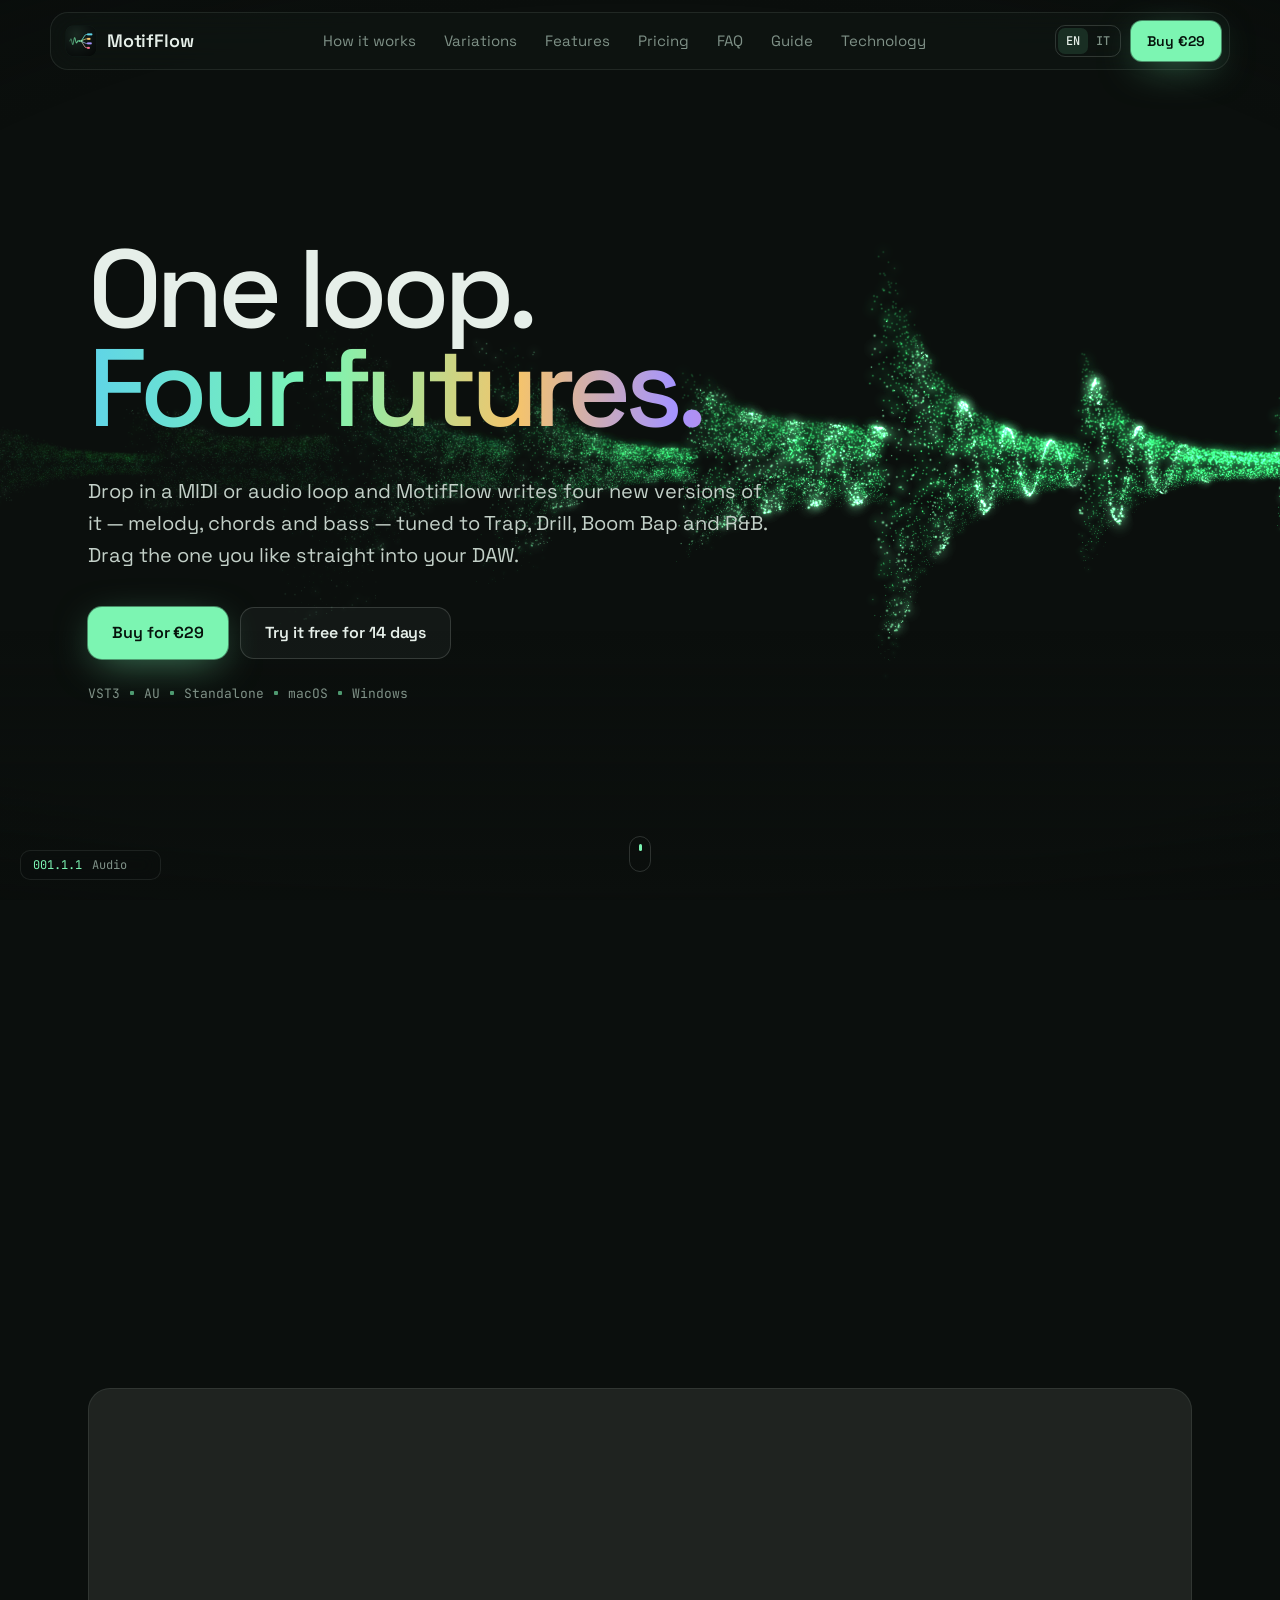
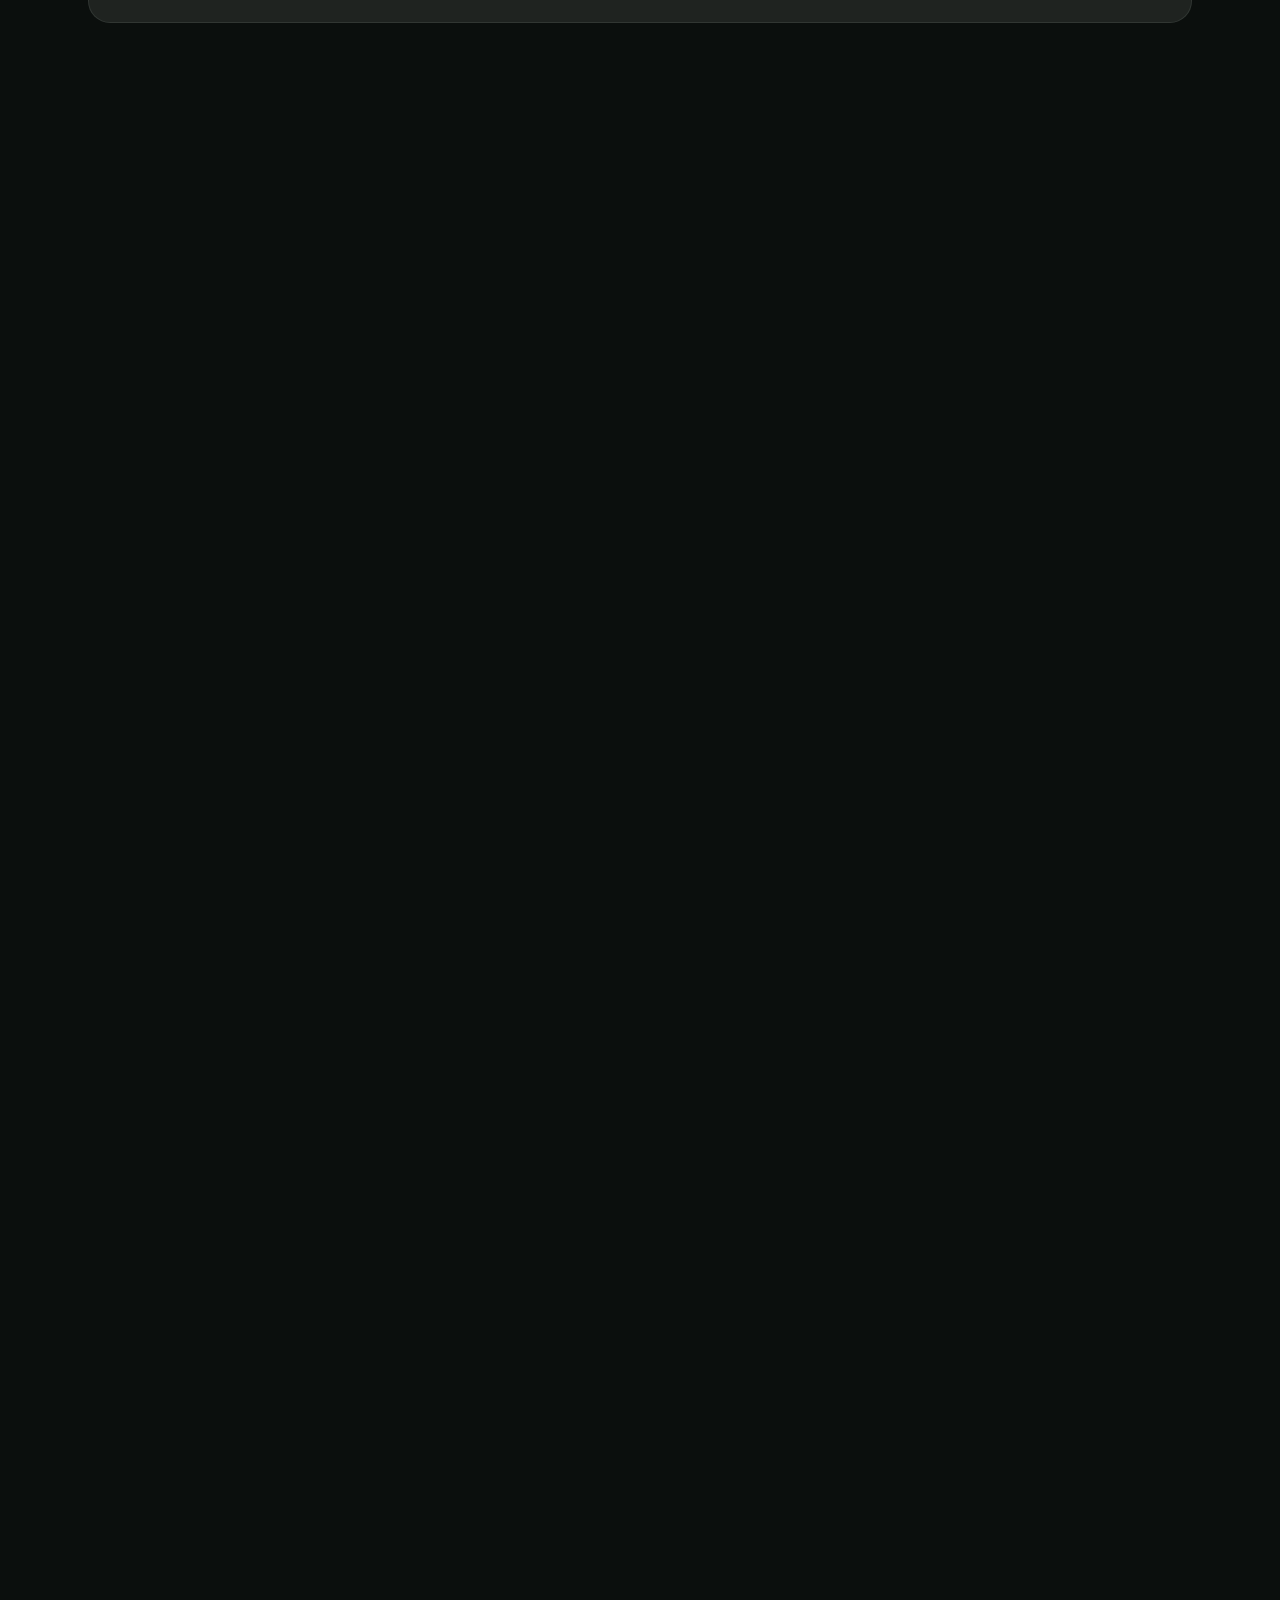
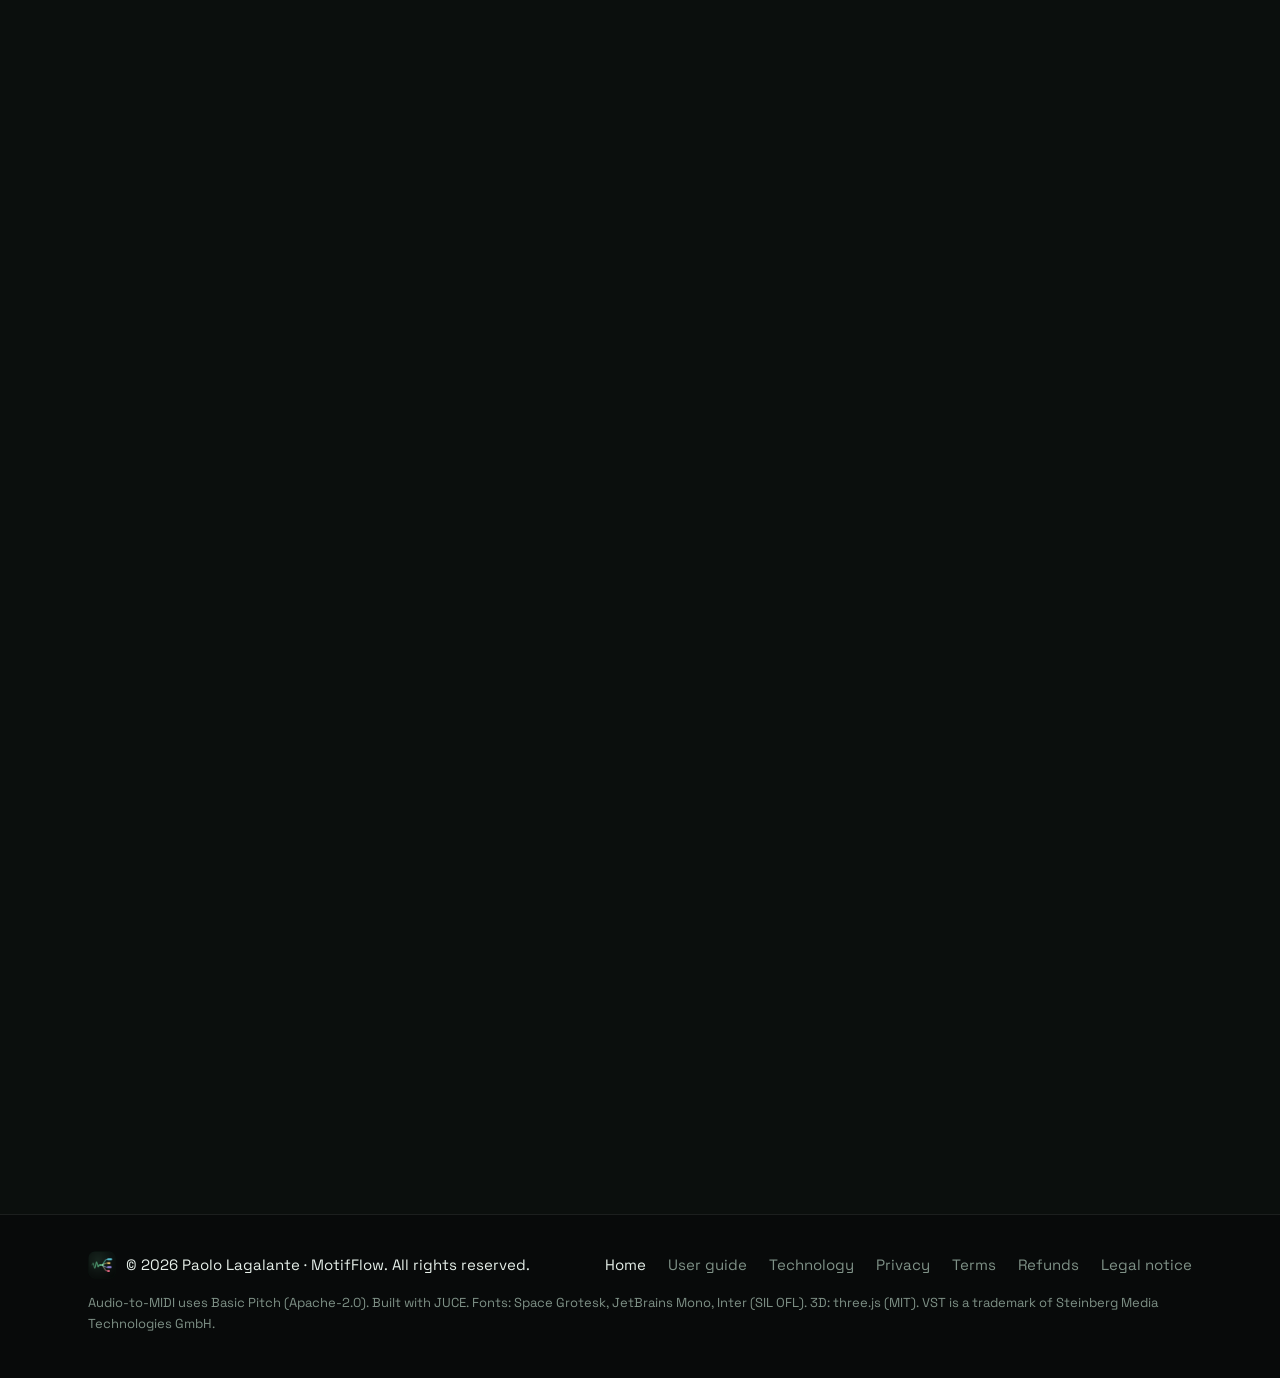
<file: index.html>
<!doctype html>
<html lang="en">
<head>
<meta charset="utf-8">
<meta name="viewport" content="width=device-width, initial-scale=1, viewport-fit=cover">
<title>MotifFlow — one loop, four futures</title>
<meta name="description" content="MotifFlow is a VST3 / AU and standalone plugin for macOS and Windows that turns one MIDI or audio loop into four musical variations for Trap, Drill, Boom Bap and R&amp;B.">
<meta name="theme-color" content="#0b0f0d">
<meta http-equiv="Content-Security-Policy" content="default-src 'self'; script-src 'self'; style-src 'self'; img-src 'self' data:; font-src 'self'; media-src 'self'; connect-src 'self'; object-src 'none'; base-uri 'self'; form-action 'none'; upgrade-insecure-requests">
<meta name="referrer" content="strict-origin-when-cross-origin">
<link rel="canonical" href="https://dantesk.github.io/motifflow-site/">
<meta property="og:type" content="website">
<meta property="og:site_name" content="MotifFlow">
<meta property="og:url" content="https://dantesk.github.io/motifflow-site/">
<meta property="og:title" content="MotifFlow — one loop, four futures">
<meta property="og:description" content="Drop a loop, get four variations: Safe, Bounce, Evolution, Wild. VST3, AU and standalone for macOS and Windows.">
<meta property="og:image" content="https://dantesk.github.io/motifflow-site/assets/og-image.png">
<meta property="og:image:width" content="1200">
<meta property="og:image:height" content="630">
<meta property="og:locale" content="en_GB">
<meta property="og:locale:alternate" content="it_IT">
<meta name="twitter:card" content="summary_large_image">
<meta name="twitter:title" content="MotifFlow — one loop, four futures">
<meta name="twitter:description" content="One MIDI or audio loop in, four musical variations out. Trap, Drill, Boom Bap, R&amp;B.">
<meta name="twitter:image" content="https://dantesk.github.io/motifflow-site/assets/og-image.png">
<link rel="icon" type="image/png" sizes="32x32" href="assets/favicon-32.png">
<link rel="icon" type="image/svg+xml" href="assets/motifflow_icon.svg">
<link rel="apple-touch-icon" href="assets/apple-touch-icon.png">
<link rel="preload" href="assets/fonts/space-grotesk-latin-500-normal.woff2" as="font" type="font/woff2" crossorigin>
<link rel="preload" href="assets/fonts/space-grotesk-latin-400-normal.woff2" as="font" type="font/woff2" crossorigin>
<link rel="stylesheet" href="styles.css">
<script type="application/ld+json">
{
  "@context": "https://schema.org",
  "@type": "SoftwareApplication",
  "name": "MotifFlow",
  "applicationCategory": "MultimediaApplication",
  "applicationSubCategory": "Audio plug-in (VST3, AU, standalone)",
  "operatingSystem": "macOS 12+, Windows 10/11 (64-bit)",
  "description": "Turns one MIDI or audio loop into four musical variations (Safe, Bounce, Evolution, Wild) for Trap, Drill, Boom Bap and R&B sample makers.",
  "image": "https://dantesk.github.io/motifflow-site/assets/og-image.png",
  "url": "https://dantesk.github.io/motifflow-site/",
  "offers": { "@type": "Offer", "price": "29.00", "priceCurrency": "EUR" }
}
</script>
</head>
<body>
<canvas id="scene" aria-hidden="true"></canvas>
<div class="vignette" aria-hidden="true"></div>

<a class="skip" href="#main" data-i18n="skip">Skip to content</a>

<header class="nav" id="nav">
  <a class="brand" href="#top" aria-label="MotifFlow home">
    <img src="assets/motifflow_icon_256.png" alt="" width="32" height="32">
    <span>MotifFlow</span>
  </a>
  <nav class="nav-links" aria-label="Primary">
    <a href="#how" data-i18n="nav.how">How it works</a>
    <a href="#variations" data-i18n="nav.variations">Variations</a>
    <a href="#features" data-i18n="nav.features">Features</a>
    <a href="#pricing" data-i18n="nav.pricing">Pricing</a>
    <a href="#faq" data-i18n="nav.faq">FAQ</a>
    <a href="guide.html" data-i18n="nav.guide">Guide</a>
    <a href="how-it-works.html" data-i18n="nav.tech">Technology</a>
  </nav>
  <div class="nav-end">
    <div class="lang" role="group" aria-label="Language">
      <button type="button" data-lang="en" aria-pressed="true">EN</button>
      <button type="button" data-lang="it" aria-pressed="false">IT</button>
    </div>
    <a class="btn btn-buy btn-sm" href="#buy" data-checkout data-i18n="nav.buy">Buy €29</a>
  </div>
</header>

<!-- DAW-style position readout, follows the scroll story -->
<div class="transport" aria-hidden="true">
  <span class="transport-pos" id="transportPos">001.1.1</span>
  <span class="transport-act" id="transportAct">Audio</span>
</div>

<main id="main">

  <!-- ACT 0 — hero / waveform -->
  <section class="hero" id="top" data-act="0" data-act-name="act.audio">
    <div class="wrap hero-inner">
      <h1 class="hero-title reveal">
        <span data-i18n="hero.t1">One loop.</span>
        <span data-i18n="hero.t2">Four futures.</span>
      </h1>
      <p class="hero-sub reveal" data-i18n="hero.sub">Drop in a MIDI or audio loop and MotifFlow writes four new versions of it — melody, chords and bass — tuned to Trap, Drill, Boom Bap and R&amp;B. Drag the one you like straight into your DAW.</p>
      <div class="hero-cta reveal">
        <a class="btn btn-buy" href="#buy" data-checkout data-i18n="cta.buy">Buy for €29</a>
        <a class="btn btn-ghost" href="#trial" data-i18n="cta.trial">Try it free for 14 days</a>
      </div>
      <p class="formats reveal">VST3 <i></i> AU <i></i> Standalone <i></i> macOS <i></i> Windows</p>
    </div>
    <div class="scroll-hint" aria-hidden="true"><span></span></div>
  </section>

  <!-- How it works -->
  <section class="block" id="how" data-act="0.55" data-act-name="act.audio">
    <div class="wrap">
      <div class="panel-text reveal">
        <h2 data-i18n="how.title">From loop to new ideas in three moves</h2>
        <p class="lede" data-i18n="how.lede">No prompts, no presets to learn. You bring the musical idea; MotifFlow brings options.</p>
      </div>
      <ol class="steps">
        <li class="step reveal">
          <span class="step-n">1</span>
          <h3 data-i18n="how.s1.t">Drop a loop</h3>
          <p data-i18n="how.s1.p">A MIDI clip, or an audio file (WAV or MP3). Audio is transcribed to notes for you.</p>
        </li>
        <li class="step reveal">
          <span class="step-n">2</span>
          <h3 data-i18n="how.s2.t">Get four variations</h3>
          <p data-i18n="how.s2.p">Safe, Bounce, Evolution and Wild — each one a different distance from your original.</p>
        </li>
        <li class="step reveal">
          <span class="step-n">3</span>
          <h3 data-i18n="how.s3.t">Drag it into your DAW</h3>
          <p data-i18n="how.s3.p">Drag any lane out as MIDI or WAV, or play it live through your own instruments.</p>
        </li>
      </ol>
      <figure class="demo reveal">
        <div class="demo-frame">
          <div class="demo-bar"><i></i><i></i><i></i><span>MotifFlow</span></div>
          <div class="demo-body">
            <video class="demo-video" controls playsinline preload="metadata" poster="assets/promo-poster.jpg"
                   aria-label="MotifFlow demo: one loop becomes four variations">
              <source src="assets/MotifFlow_promo.mp4" type="video/mp4">
            </video>
          </div>
        </div>
      </figure>
    </div>
  </section>

  <!-- ACT 1 — transcription -->
  <section class="block" id="neural" data-act="1" data-act-name="act.transcribe">
    <div class="wrap">
      <article class="panel-text glass reveal">
        <p class="tag" data-i18n="neural.tag">Audio to MIDI, built in</p>
        <h2 data-i18n="neural.title">Neural audio-to-MIDI</h2>
        <p data-i18n="neural.p1">Got a bounce, a sample or a voice memo instead of MIDI? Drop the WAV or MP3 and MotifFlow turns it into notes before generating.</p>
        <p class="attribution" data-i18n="neural.attr">Powered by Basic Pitch, the open-source neural model by Spotify's Audio Intelligence Lab (Apache 2.0).</p>
        <ul class="ticks">
          <li data-i18n="neural.l1">Drum removal, so the hats don't turn into notes</li>
          <li data-i18n="neural.l2">Overtone cleaning for tidier, playable MIDI</li>
          <li data-i18n="neural.l3">Live “Adjust notes” sliders — hear the result change as you move them</li>
        </ul>
      </article>
    </div>
  </section>

  <!-- ACT 2 — variations -->
  <section class="block" id="variations" data-act="2" data-act-name="act.variations">
    <div class="wrap">
      <div class="panel-text reveal">
        <h2 data-i18n="var.title">Four lanes, four directions</h2>
        <p class="lede" data-i18n="var.lede">Every generation gives you the same loop pushed four different distances. Polyphonic throughout: melody, chords and bass.</p>
      </div>
      <div class="lanes">
        <div class="lane lane-safe reveal">
          <h3>Safe</h3>
          <p data-i18n="var.safe">Stays close to the original. Small, tasteful changes you can use right away.</p>
          <svg class="lane-roll" viewBox="0 0 160 28" aria-hidden="true"><rect x="2" y="16" width="26" height="5"/><rect x="32" y="12" width="18" height="5"/><rect x="54" y="16" width="26" height="5"/><rect x="84" y="8" width="18" height="5"/><rect x="106" y="12" width="26" height="5"/><rect x="136" y="16" width="20" height="5"/></svg>
        </div>
        <div class="lane lane-bounce reveal">
          <h3>Bounce</h3>
          <p data-i18n="var.bounce">Same notes, new rhythm. Shifts the groove, the gaps and the syncopation.</p>
          <svg class="lane-roll" viewBox="0 0 160 28" aria-hidden="true"><rect x="2" y="16" width="8" height="5"/><rect x="16" y="16" width="8" height="5"/><rect x="34" y="12" width="12" height="5"/><rect x="56" y="16" width="6" height="5"/><rect x="66" y="8" width="14" height="5"/><rect x="92" y="12" width="6" height="5"/><rect x="104" y="12" width="6" height="5"/><rect x="120" y="16" width="14" height="5"/><rect x="142" y="8" width="8" height="5"/></svg>
        </div>
        <div class="lane lane-evo reveal">
          <h3>Evolution</h3>
          <p data-i18n="var.evo">Develops the motif and reharmonises it, like the next section of the song.</p>
          <svg class="lane-roll" viewBox="0 0 160 28" aria-hidden="true"><rect x="2" y="16" width="22" height="5"/><rect x="28" y="12" width="18" height="5"/><rect x="50" y="8" width="22" height="5"/><rect x="76" y="4" width="18" height="5"/><rect x="98" y="8" width="16" height="5"/><rect x="118" y="2" width="18" height="5"/><rect x="140" y="6" width="16" height="5"/></svg>
        </div>
        <div class="lane lane-wild reveal">
          <h3>Wild</h3>
          <p data-i18n="var.wild">Bold moves. Big leaps and surprising turns for when you want to be shaken up.</p>
          <svg class="lane-roll" viewBox="0 0 160 28" aria-hidden="true"><rect x="2" y="20" width="10" height="5"/><rect x="18" y="2" width="14" height="5"/><rect x="38" y="14" width="6" height="5"/><rect x="50" y="6" width="22" height="5"/><rect x="78" y="22" width="10" height="5"/><rect x="94" y="10" width="8" height="5"/><rect x="108" y="0" width="16" height="5"/><rect x="132" y="18" width="24" height="5"/></svg>
        </div>
      </div>
    </div>
  </section>

  <!-- Learns your style -->
  <section class="block" id="style" data-act="2" data-act-name="act.variations">
    <div class="wrap">
      <article class="panel-text glass reveal right">
        <h2 data-i18n="style.title">It learns how you write</h2>
        <p data-i18n="style.p">Point MotifFlow at your own MIDI collection and it picks up your habits, so the variations sound like you on a good day — not like everyone else.</p>
        <dl class="traits">
          <div><dt data-i18n="style.key">Key</dt><dd data-i18n="style.key.d">the keys you gravitate to</dd></div>
          <div><dt data-i18n="style.swing">Swing</dt><dd data-i18n="style.swing.d">how far behind the grid you sit</dd></div>
          <div><dt data-i18n="style.density">Density</dt><dd data-i18n="style.density.d">busy or spacious</dd></div>
          <div><dt data-i18n="style.colour">Chord colour</dt><dd data-i18n="style.colour.d">triads, sevenths, extensions</dd></div>
          <div><dt data-i18n="style.dissonance">Dissonance</dt><dd data-i18n="style.dissonance.d">how much tension you like</dd></div>
        </dl>
      </article>
    </div>
  </section>

  <!-- Musical intelligence -->
  <section class="block" id="music" data-act="2.1" data-act-name="act.variations">
    <div class="wrap">
      <article class="panel-text glass reveal">
        <h2 data-i18n="music.title">Musical rules, not random notes</h2>
        <p data-i18n="music.p">Under the hood, MotifFlow thinks like an arranger. The result stays in key, voices chords smoothly and keeps the hook recognisable.</p>
        <ul class="chips">
          <li data-i18n="music.c1">Voice leading</li>
          <li data-i18n="music.c2">Avoid notes</li>
          <li data-i18n="music.c3">Tension knob</li>
          <li data-i18n="music.c4">Motif coherence</li>
          <li data-i18n="music.c5">Humanize</li>
          <li data-i18n="music.c6">Genre swing</li>
        </ul>
        <p class="small" data-i18n="music.genres">Genre profiles for Trap, Drill, Boom Bap and R&amp;B shape rhythm, range and feel.</p>
      </article>
    </div>
  </section>

  <!-- ACT 3 — into the DAW -->
  <section class="block" id="workflow" data-act="3" data-act-name="act.daw">
    <div class="wrap">
      <div class="panel-text reveal">
        <h2 data-i18n="wf.title">Built to live in your session</h2>
        <p class="lede" data-i18n="wf.lede">An editor that feels like your DAW, and output that goes wherever your instruments are.</p>
      </div>
      <div class="wf-grid">
        <div class="wf reveal">
          <h3 data-i18n="wf.a.t">Drag and drop MIDI</h3>
          <p data-i18n="wf.a.p">Drag a clip straight onto a DAW track. Export a single lane or all four at once.</p>
        </div>
        <div class="wf reveal">
          <h3 data-i18n="wf.b.t">MIDI out, split by part</h3>
          <p data-i18n="wf.b.p">Play your own synths and samplers live. Each part has its own channel:</p>
          <ul class="channels">
            <li><b>ch 1</b> <span data-i18n="wf.ch1">melody</span></li>
            <li><b>ch 2</b> <span data-i18n="wf.ch2">chords</span></li>
            <li><b>ch 3</b> <span data-i18n="wf.ch3">bass</span></li>
          </ul>
        </div>
        <div class="wf reveal">
          <h3 data-i18n="wf.c.t">A proper editor</h3>
          <p data-i18n="wf.c.p">Zoom, scroll and undo. Syncs to your host tempo, so what you hear is what you drag.</p>
        </div>
      </div>
    </div>
  </section>

  <!-- Feature grid -->
  <section class="block" id="features" data-act="3.45" data-act-name="act.daw">
    <div class="wrap">
      <div class="panel-text reveal">
        <h2 data-i18n="feat.title">Everything in the box</h2>
      </div>
      <div class="feat-grid reveal">
        <div class="feat-col">
          <h3 data-i18n="feat.gen">Generate</h3>
          <ul>
            <li data-i18n="feat.g1">Four variations per loop</li>
            <li data-i18n="feat.g2">Melody, chords and bass</li>
            <li data-i18n="feat.g3">MIDI or audio input (WAV, MP3)</li>
            <li data-i18n="feat.g4">Genre profiles: Trap, Drill, Boom Bap, R&amp;B</li>
            <li data-i18n="feat.g5">Learns your style from your MIDI</li>
            <li data-i18n="feat.g6">Lock parts and regenerate selected bars</li>
            <li data-i18n="feat.g7">Style presets and “Generate seed” from scratch</li>
            <li data-i18n="feat.g8">Example loops and a guided first start</li>
            <li data-i18n="feat.g9">Preview kits for every genre: piano, Rhodes, strings, flute, 808</li>
          </ul>
        </div>
        <div class="feat-col">
          <h3 data-i18n="feat.shape">Shape</h3>
          <ul>
            <li data-i18n="feat.s1">Tension knob and motif coherence</li>
            <li data-i18n="feat.s2">Voice leading and avoid notes</li>
            <li data-i18n="feat.s3">Humanize and genre swing</li>
            <li data-i18n="feat.s4">Audio to MIDI clean-up: drums, overtones, detuned samples</li>
            <li data-i18n="feat.s5">Strum, voicing and arpeggiator</li>
            <li data-i18n="feat.s6">Chord names on every lane</li>
            <li data-i18n="feat.s7">A/B against the original, undo and redo</li>
            <li data-i18n="feat.s8">Extend to 8, 16 or 32 bars, transpose, new idea for part of the loop</li>
          </ul>
        </div>
        <div class="feat-col">
          <h3 data-i18n="feat.out">Output</h3>
          <ul>
            <li data-i18n="feat.o1">Drag MIDI or WAV into any DAW</li>
            <li data-i18n="feat.o2">Export one lane or all</li>
            <li data-i18n="feat.o3">MIDI out on channels 1, 2, 3</li>
            <li data-i18n="feat.o4">Host tempo sync</li>
            <li data-i18n="feat.o5">Interface in English and Italian</li>
            <li data-i18n="feat.o6">WAV export and separate voices (MIDI + WAV)</li>
            <li data-i18n="feat.o7">History and favourites</li>
            <li data-i18n="feat.o8">VST3, Audio Unit (Logic) and standalone</li>
          </ul>
        </div>
      </div>
    </div>
  </section>

  <!-- ACT 4 — pricing -->
  <section class="block" id="pricing" data-act="4" data-act-name="act.release">
    <div class="wrap pricing-wrap">
      <div class="panel-text reveal">
        <h2 data-i18n="price.title">Pay once. Keep it.</h2>
        <p class="lede" data-i18n="price.lede">No subscription. Everything you make with MotifFlow is yours to release.</p>
      </div>
      <div class="price-card reveal" id="buy">
        <div class="price-head">
          <img src="assets/motifflow_icon_256.png" alt="" width="56" height="56">
          <div>
            <h3>MotifFlow 1</h3>
            <p class="muted" data-i18n="price.kind">Launch offer</p>
          </div>
        </div>
        <p class="price"><strong>€29</strong> <span class="price-then" data-i18n="price.then">launch price, then €59</span></p>
        <ul class="ticks">
          <li data-i18n="price.l1">One-time purchase</li>
          <li data-i18n="price.l2">Free updates for all 1.x versions</li>
          <li data-i18n="price.l3">Use it on 2 computers</li>
          <li data-i18n="price.l4">Royalty-free output — release anything you make</li>
          <li data-i18n="price.l5">VST3, AU (Mac) and standalone, macOS and Windows</li>
        </ul>
        <a class="btn btn-buy btn-wide" href="#buy" data-checkout data-i18n="cta.buy">Buy for €29</a>
        <div class="trial" id="trial">
          <p data-i18n="price.trial">Not sure yet? Try everything free for 14 days.</p>
          <div class="trial-btns">
            <a class="btn btn-ghost btn-sm" href="#trial" data-trial="mac" data-i18n="trial.mac">Download for macOS</a>
            <a class="btn btn-ghost btn-sm" href="#trial" data-trial="win" data-i18n="trial.win">Download for Windows</a>
          </div>
          <p class="trial-note" id="trialNote" hidden data-i18n="trial.note">Trial downloads open at launch.</p>
        </div>
        <div class="req">
          <h4 data-i18n="req.title">System requirements</h4>
          <ul>
            <li data-i18n="req.mac">macOS 12 or later, Apple Silicon and Intel</li>
            <li data-i18n="req.win">Windows 10 or 11, 64-bit</li>
            <li data-i18n="req.host">A VST3 or AU host, or use the standalone app</li>
          </ul>
        </div>
      </div>
    </div>
  </section>

  <!-- FAQ -->
  <section class="block" id="faq" data-act="4" data-act-name="act.release">
    <div class="wrap faq-wrap">
      <h2 class="reveal" data-i18n="faq.title">Questions</h2>
      <div class="faq reveal">
        <details>
          <summary data-i18n="faq.q1">Can I get a refund?</summary>
          <p data-i18n="faq.a1">Yes. If MotifFlow isn't for you, ask for a refund within 14 days of purchase. You can also try it free for 14 days before buying.</p>
        </details>
        <details>
          <summary data-i18n="faq.q2">How many computers can I use it on?</summary>
          <p data-i18n="faq.a2">Two. One licence covers two computers — for example your studio Mac and your laptop. Changing computer? Deactivate MotifFlow on the old one with one click and activate it on the new one.</p>
        </details>
        <details>
          <summary data-i18n="faq.q3">Does it need the internet?</summary>
          <p data-i18n="faq.a3">Only once, to activate it — and studio computers that stay offline can be activated with a code from another device. After that MotifFlow checks its licence offline. It may look once a day for a new version, which you can switch off.</p>
        </details>
        <details>
          <summary data-i18n="faq.q4">Does the music I make belong to me?</summary>
          <p data-i18n="faq.a4">Yes. Everything MotifFlow generates for you is royalty-free. Sell it, release it, place it — no credit or fees owed.</p>
        </details>
        <details>
          <summary data-i18n="faq.q5">Which DAWs does it work with?</summary>
          <p data-i18n="faq.a5">Any DAW that loads VST3 plugins, such as Ableton Live, FL Studio, Cubase, Studio One, Bitwig and Reaper. On Mac there is also an Audio Unit for Logic Pro and GarageBand: play the variations with the built-in sounds, then drag the MIDI or WAV onto a track.</p>
        </details>
        <details>
          <summary data-i18n="faq.q6">Does it run on Apple Silicon?</summary>
          <p data-i18n="faq.a6">Yes. It runs on Apple Silicon and Intel Macs with macOS 12 or later.</p>
        </details>
        <details>
          <summary data-i18n="faq.q7">Is my music uploaded anywhere?</summary>
          <p data-i18n="faq.a7">No. Your loops, audio and MIDI are processed on your own computer, including the audio-to-MIDI. Nothing you load into MotifFlow is sent to us or to anyone else.</p>
        </details>
        <details>
          <summary data-i18n="faq.q8">Do I need to know music theory?</summary>
          <p data-i18n="faq.a8">No. MotifFlow keeps every variation in key and on the chords for you. If you do know theory, the Tension, Identity and chord controls let you steer it.</p>
        </details>
        <details>
          <summary data-i18n="faq.q9">What can I try in the free trial?</summary>
          <p data-i18n="faq.a9">Everything, for 14 days. MIDI and WAV files you export during the trial are yours to keep.</p>
        </details>
        <details>
          <summary data-i18n="faq.q10">What happens when the trial ends?</summary>
          <p data-i18n="faq.a10">Your projects keep opening and playing exactly as you left them, and you can still edit the notes. Generating new variations, exporting and dragging need a licence: enter your key and everything is back, with nothing to reinstall.</p>
        </details>
      </div>
    </div>
  </section>

  <!-- Final CTA -->
  <section class="block final" data-act="4" data-act-name="act.release">
    <div class="wrap final-inner reveal">
      <img class="final-icon" src="assets/motifflow_icon_256.png" alt="" width="96" height="96">
      <h2 data-i18n="final.title">Your next loop is already in there.</h2>
      <div class="hero-cta">
        <a class="btn btn-buy" href="#buy" data-checkout data-i18n="cta.buy">Buy for €29</a>
        <a class="btn btn-ghost" href="#trial" data-i18n="cta.trial">Try it free for 14 days</a>
      </div>
    </div>
  </section>
</main>

<footer class="footer">
  <div class="wrap footer-inner">
    <div class="footer-brand">
      <img src="assets/motifflow_icon_256.png" alt="" width="28" height="28">
      <span>© <span id="year">2026</span> Paolo Lagalante · MotifFlow. <span class="l-en">All rights reserved.</span><span class="l-it" lang="it">Tutti i diritti riservati.</span></span>
    </div>
    <nav class="footer-links" aria-label="Footer">
      <a href="index.html" aria-current="page">Home</a>
      <a href="guide.html"><span class="l-en">User guide</span><span class="l-it" lang="it">Guida all'uso</span></a>
      <a href="how-it-works.html"><span class="l-en">Technology</span><span class="l-it" lang="it">Tecnologia</span></a>
      <a href="privacy.html">Privacy</a>
      <a href="terms.html"><span class="l-en">Terms</span><span class="l-it" lang="it">Termini</span></a>
      <a href="terms.html#refunds"><span class="l-en">Refunds</span><span class="l-it" lang="it">Rimborsi</span></a>
      <a href="legal.html"><span class="l-en">Legal notice</span><span class="l-it" lang="it">Note legali</span></a>
    </nav>
    <p class="support" id="support" hidden><span data-i18n="foot.support">Support:</span> <a id="supportLink" href="#support"></a></p>
    <p class="credits"><span class="l-en">Audio-to-MIDI uses Basic Pitch (Apache-2.0). Built with JUCE. Fonts: Space Grotesk, JetBrains Mono, Inter (SIL OFL). 3D: three.js (MIT). VST is a trademark of Steinberg Media Technologies GmbH.</span><span class="l-it" lang="it">L'audio-to-MIDI usa Basic Pitch (Apache-2.0). Realizzato con JUCE. Font: Space Grotesk, JetBrains Mono, Inter (SIL OFL). 3D: three.js (MIT). VST è un marchio di Steinberg Media Technologies GmbH.</span></p>
  </div>
</footer>

<script src="i18n.js"></script>
<script type="module" src="main.js"></script>
</body>
</html>
</file>
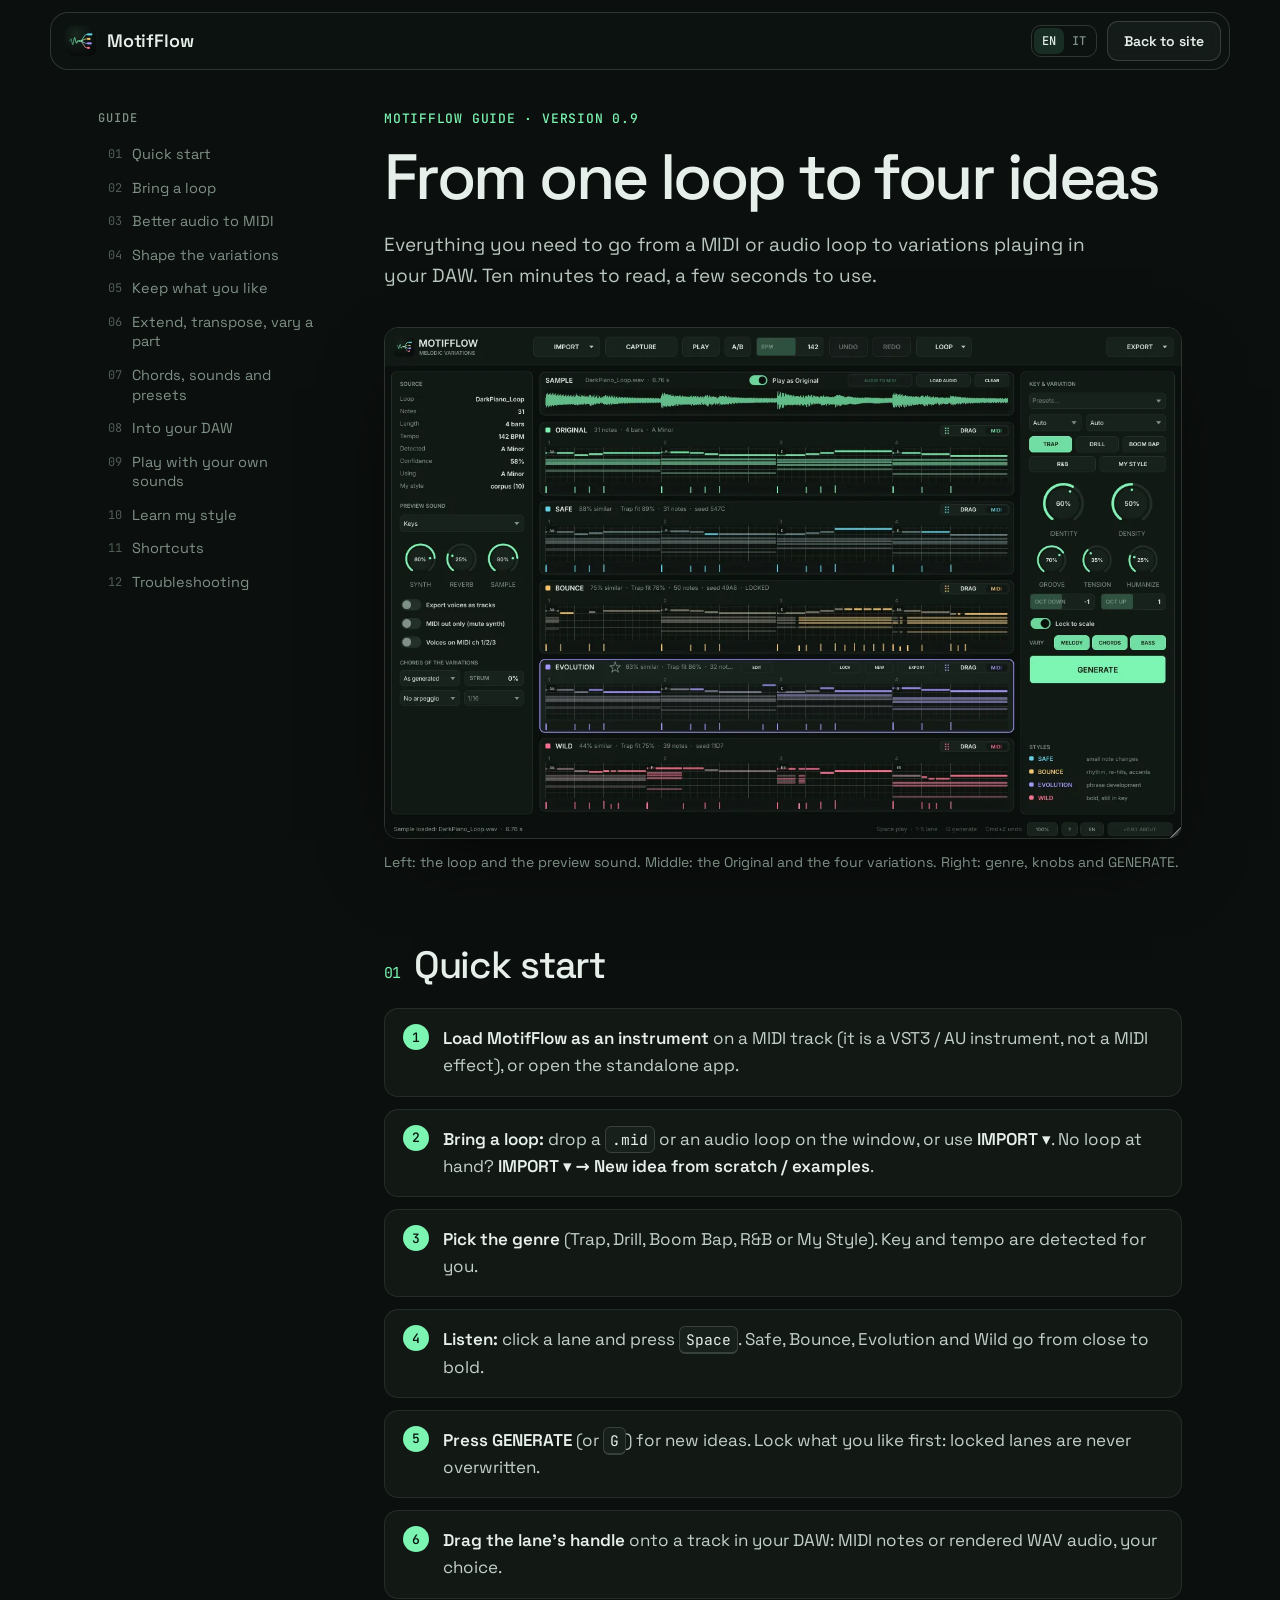
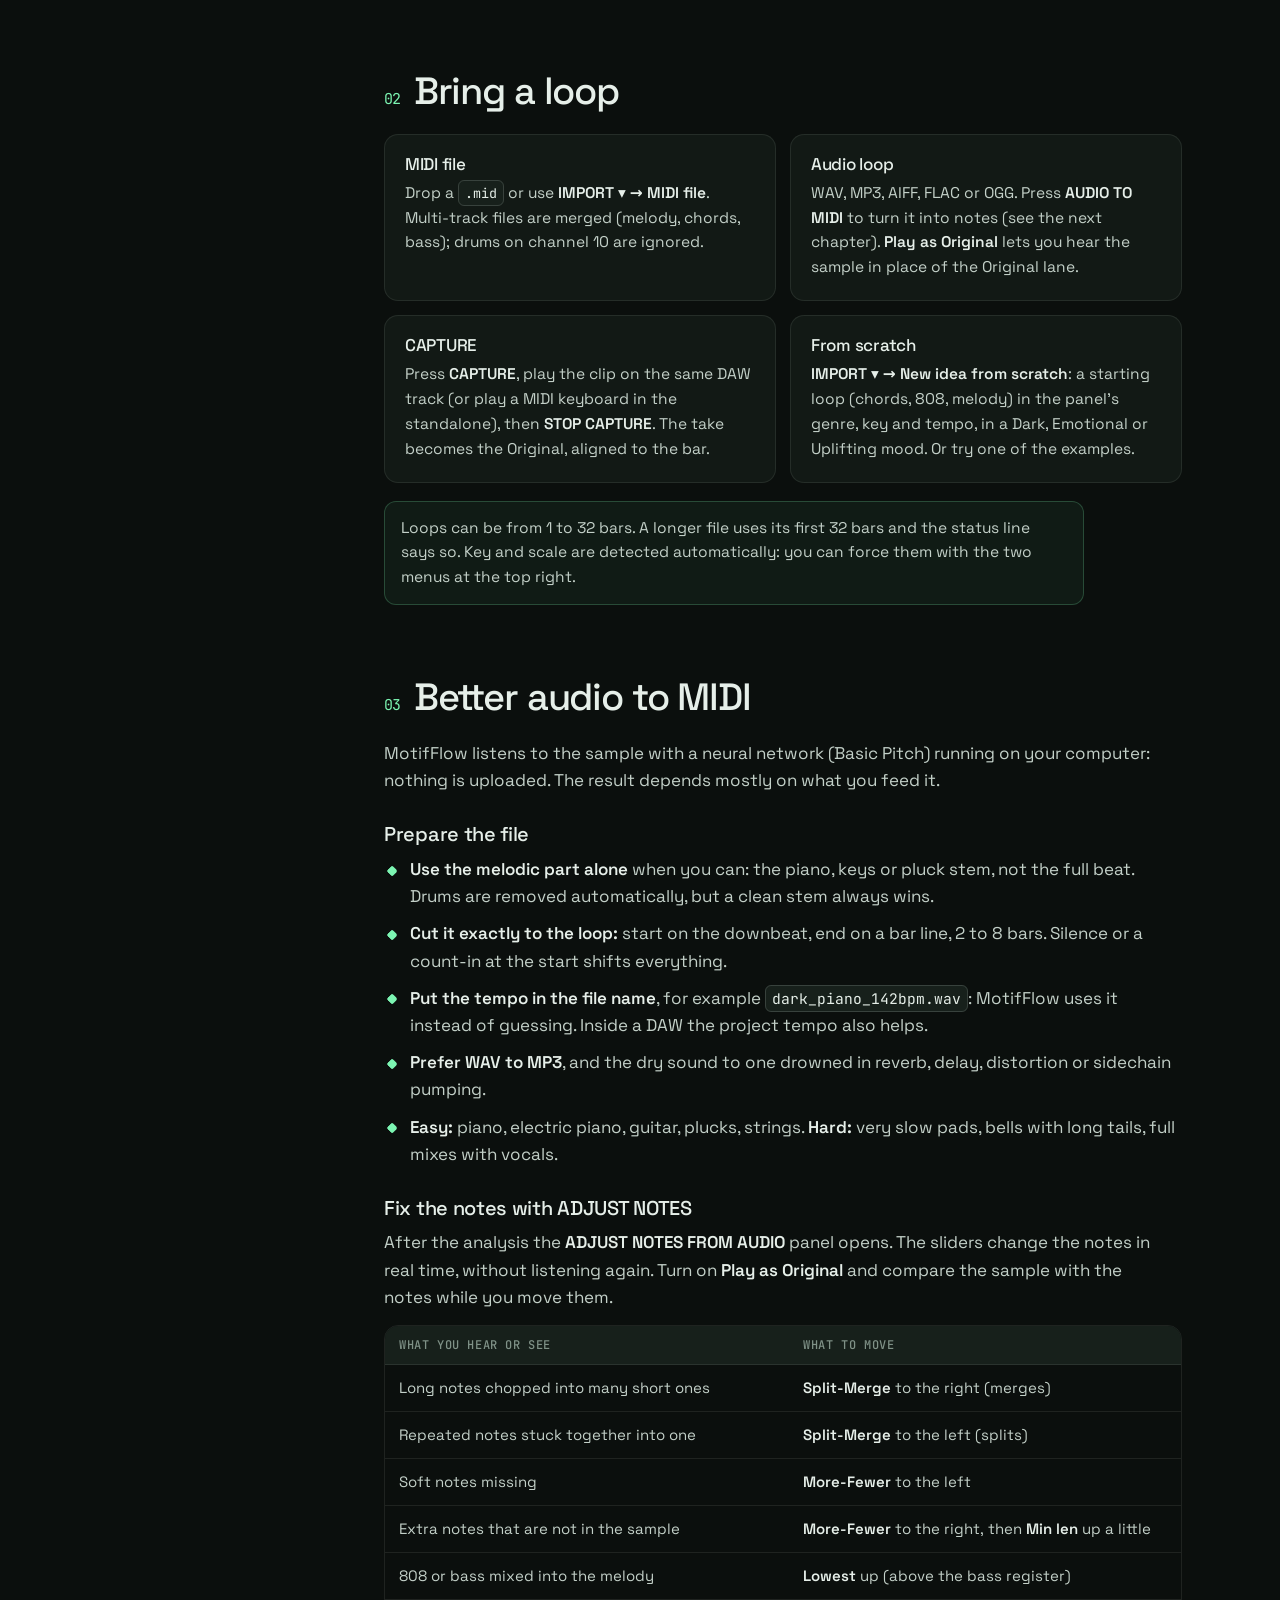
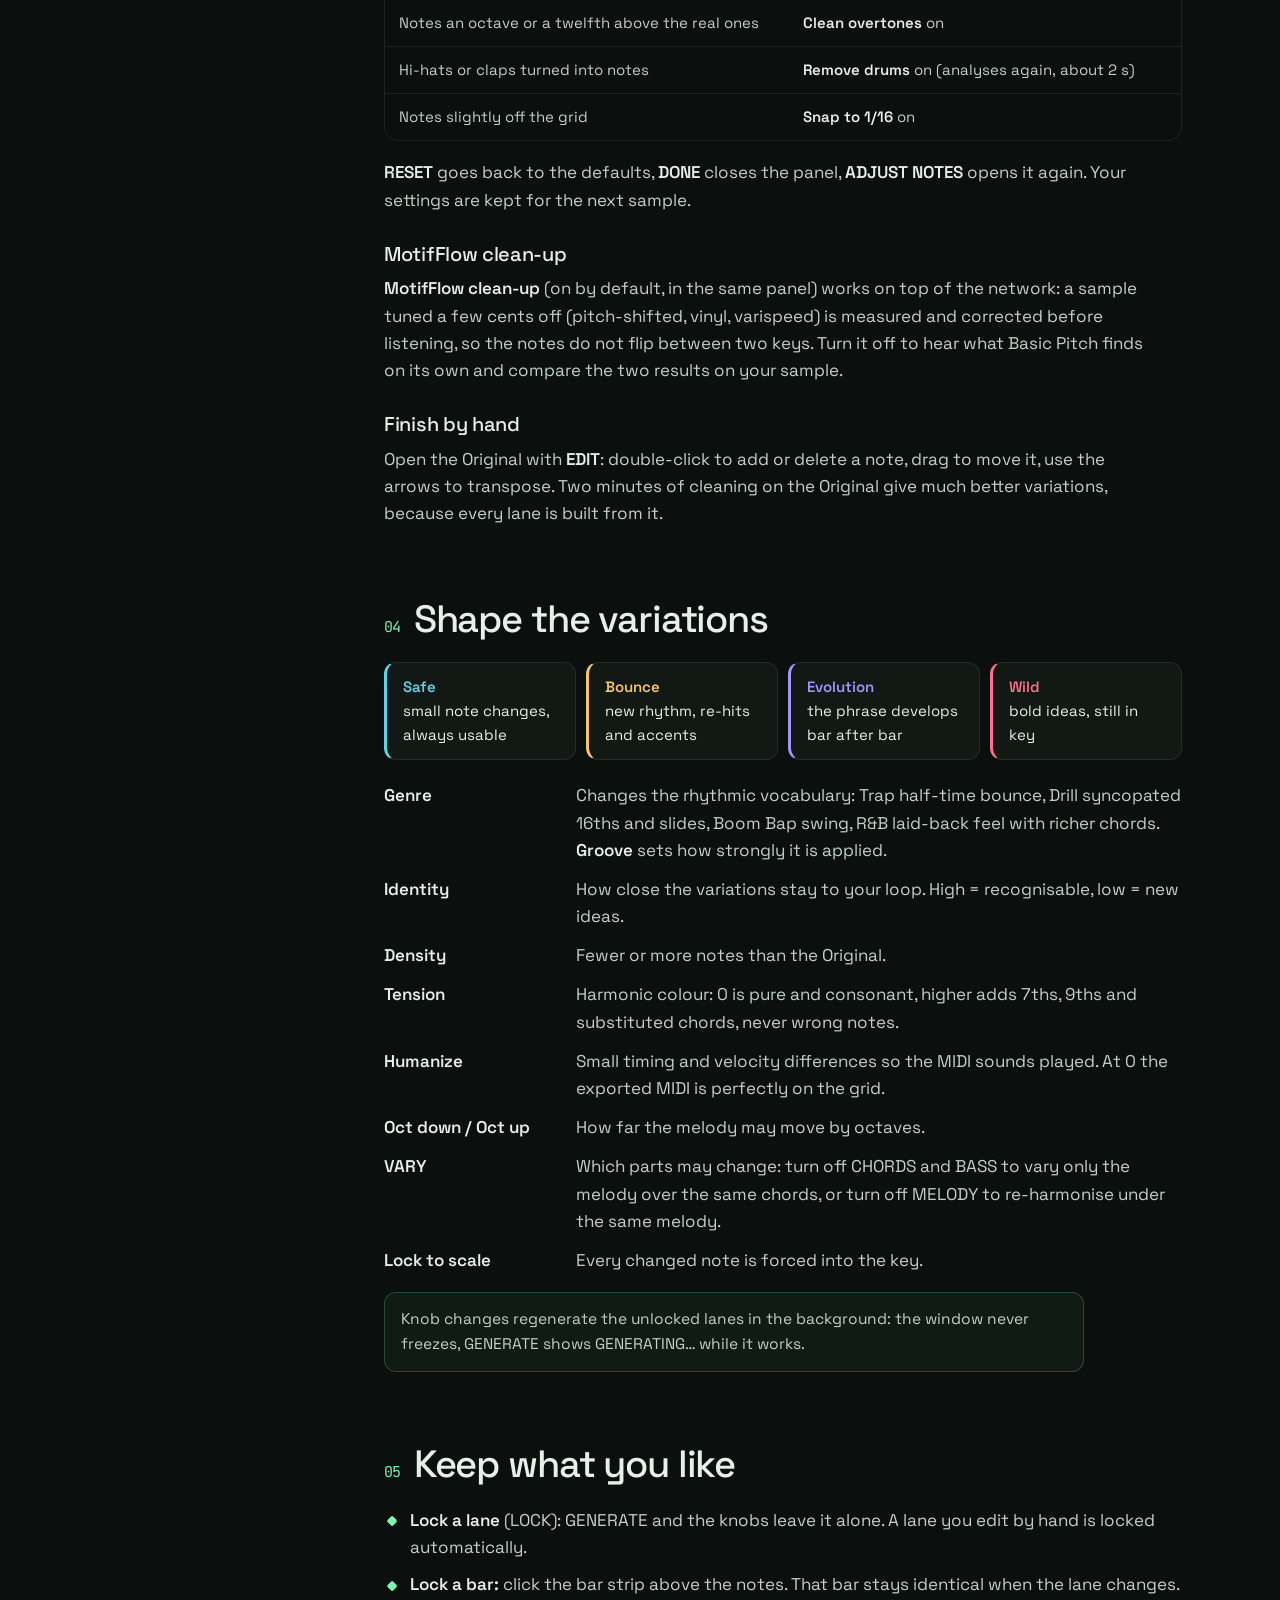
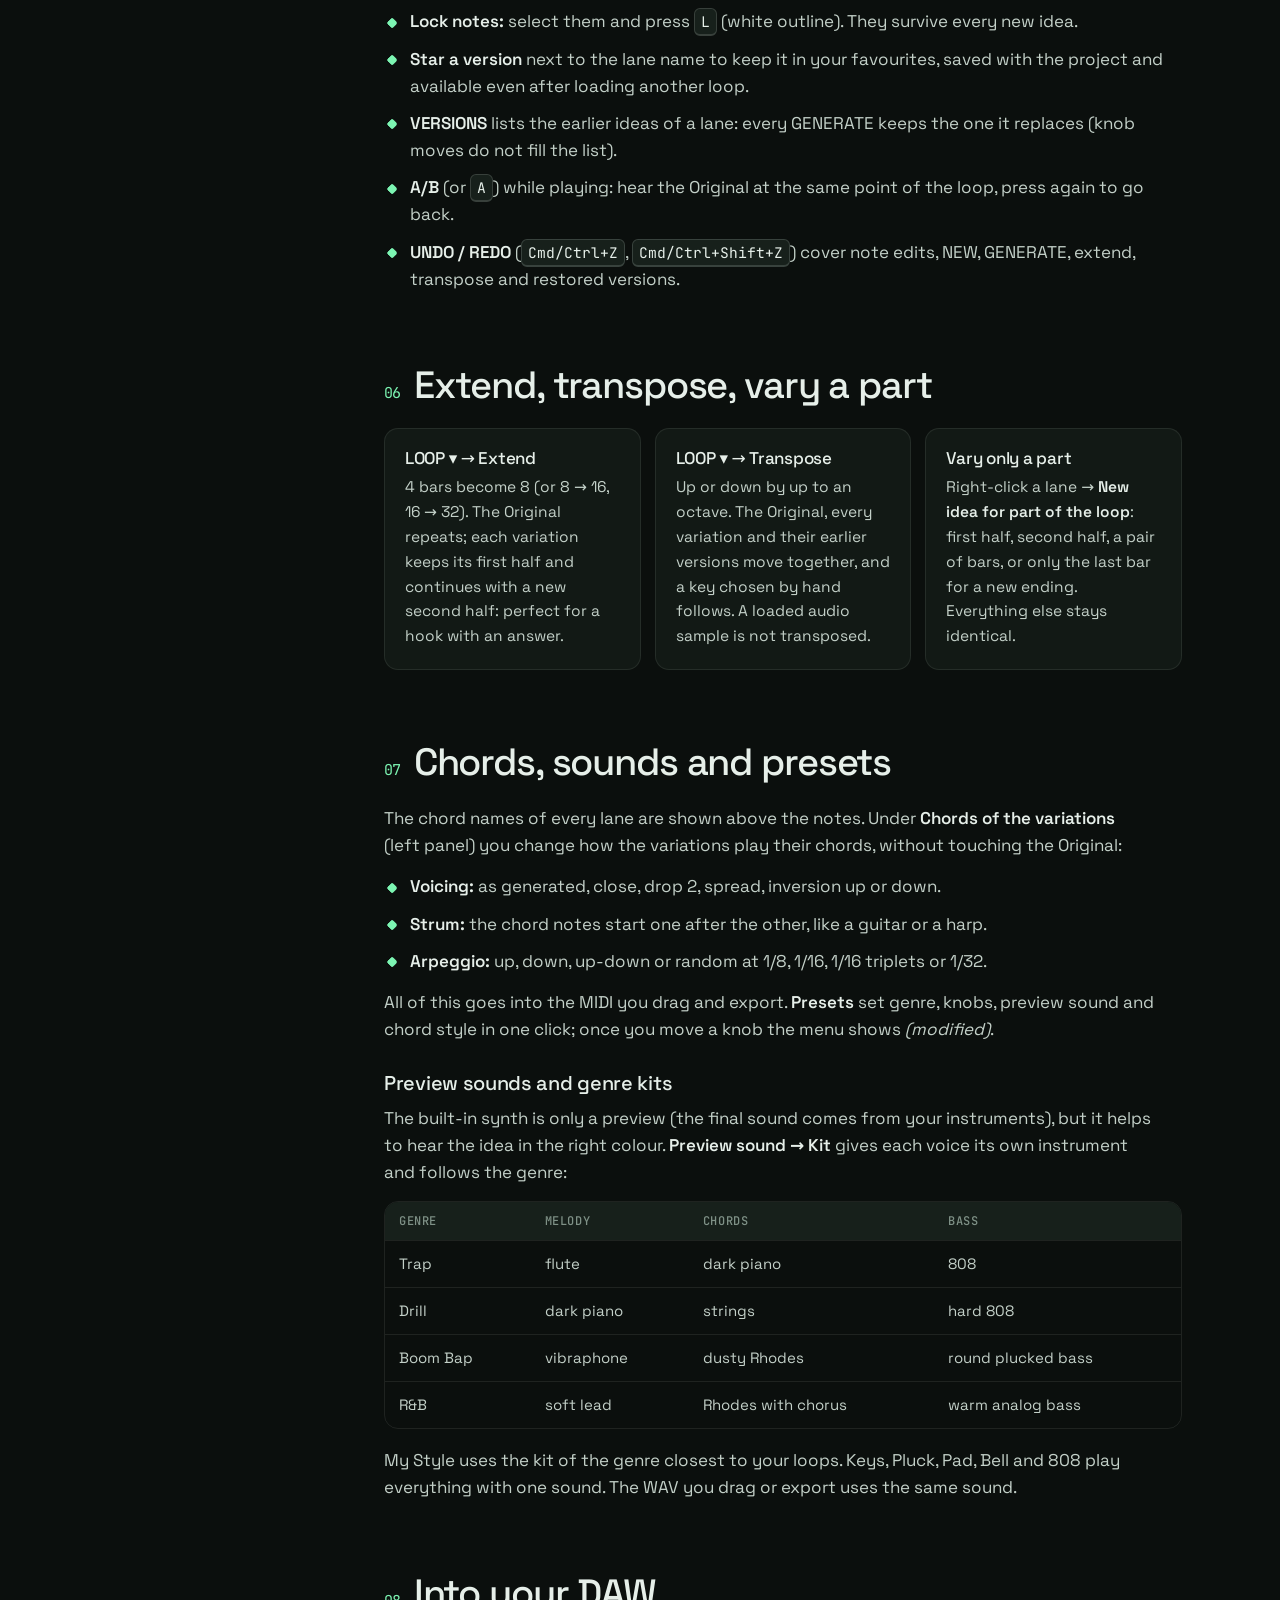
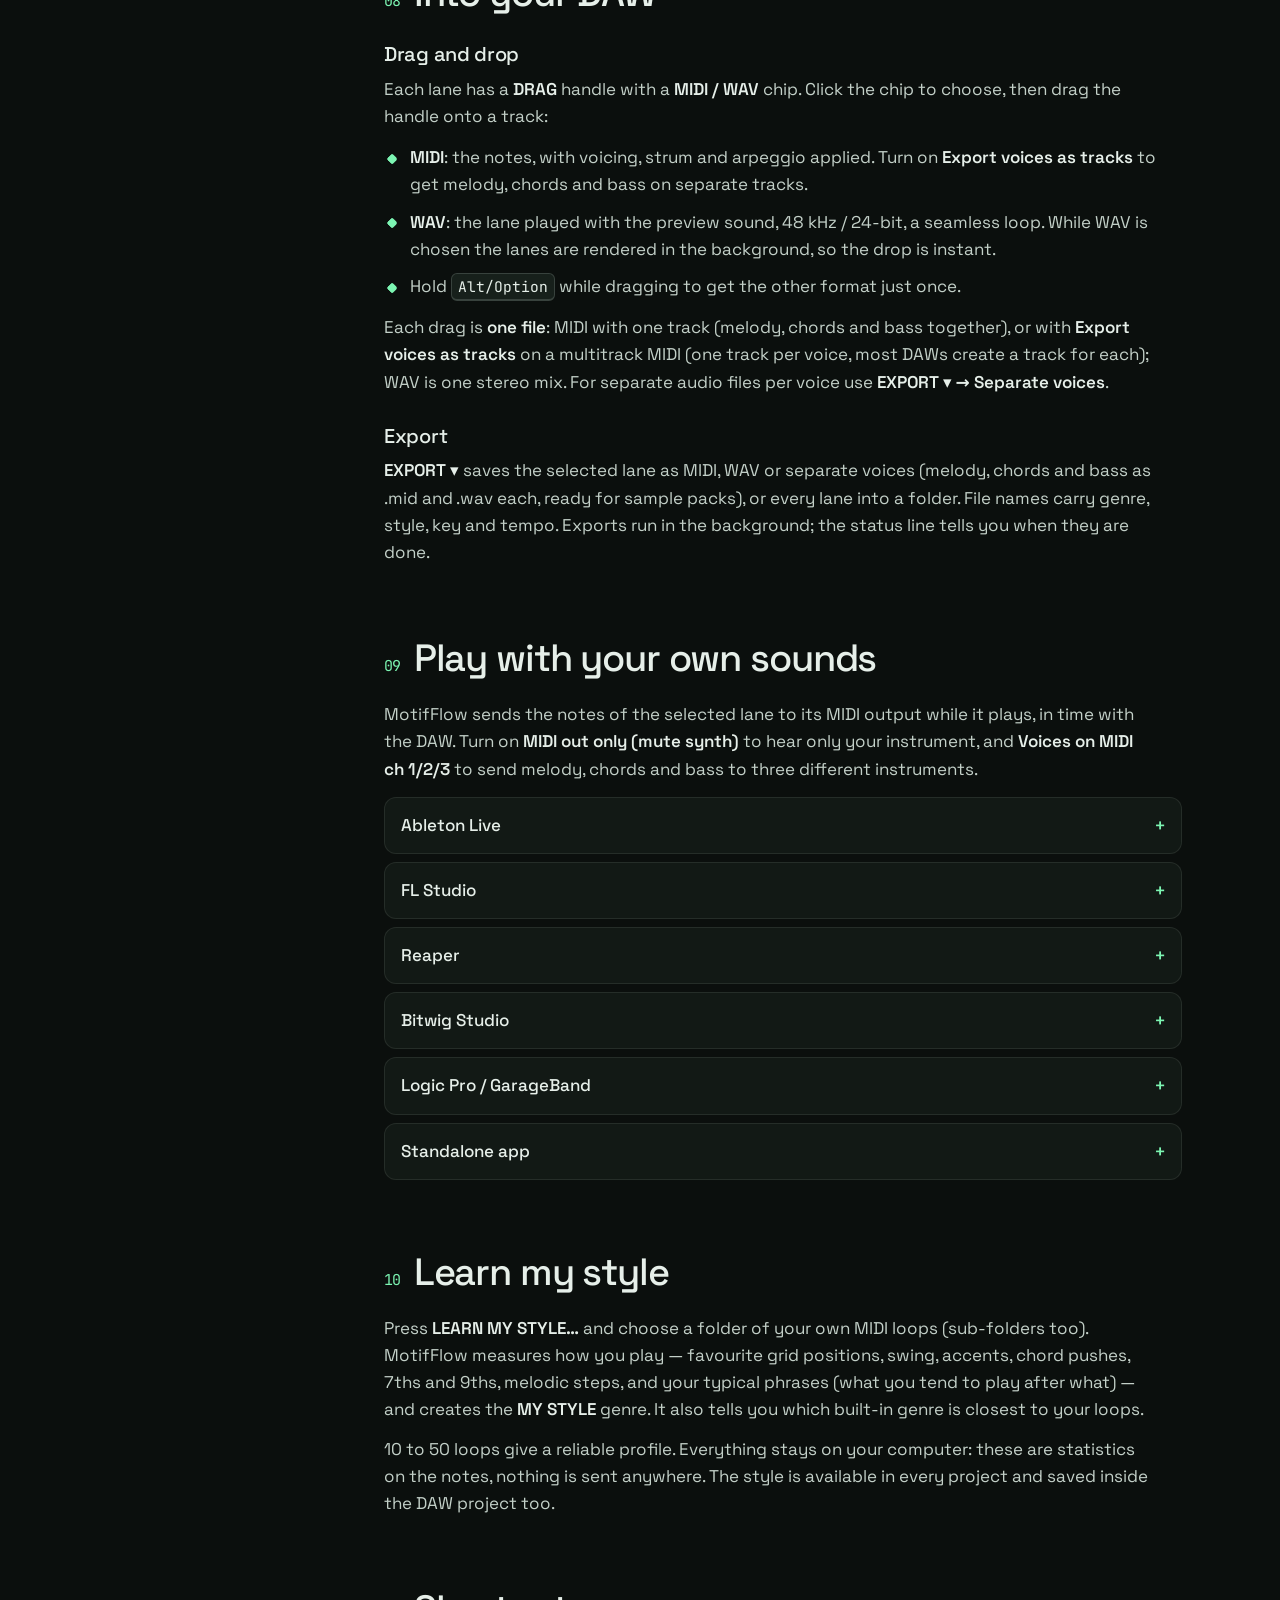
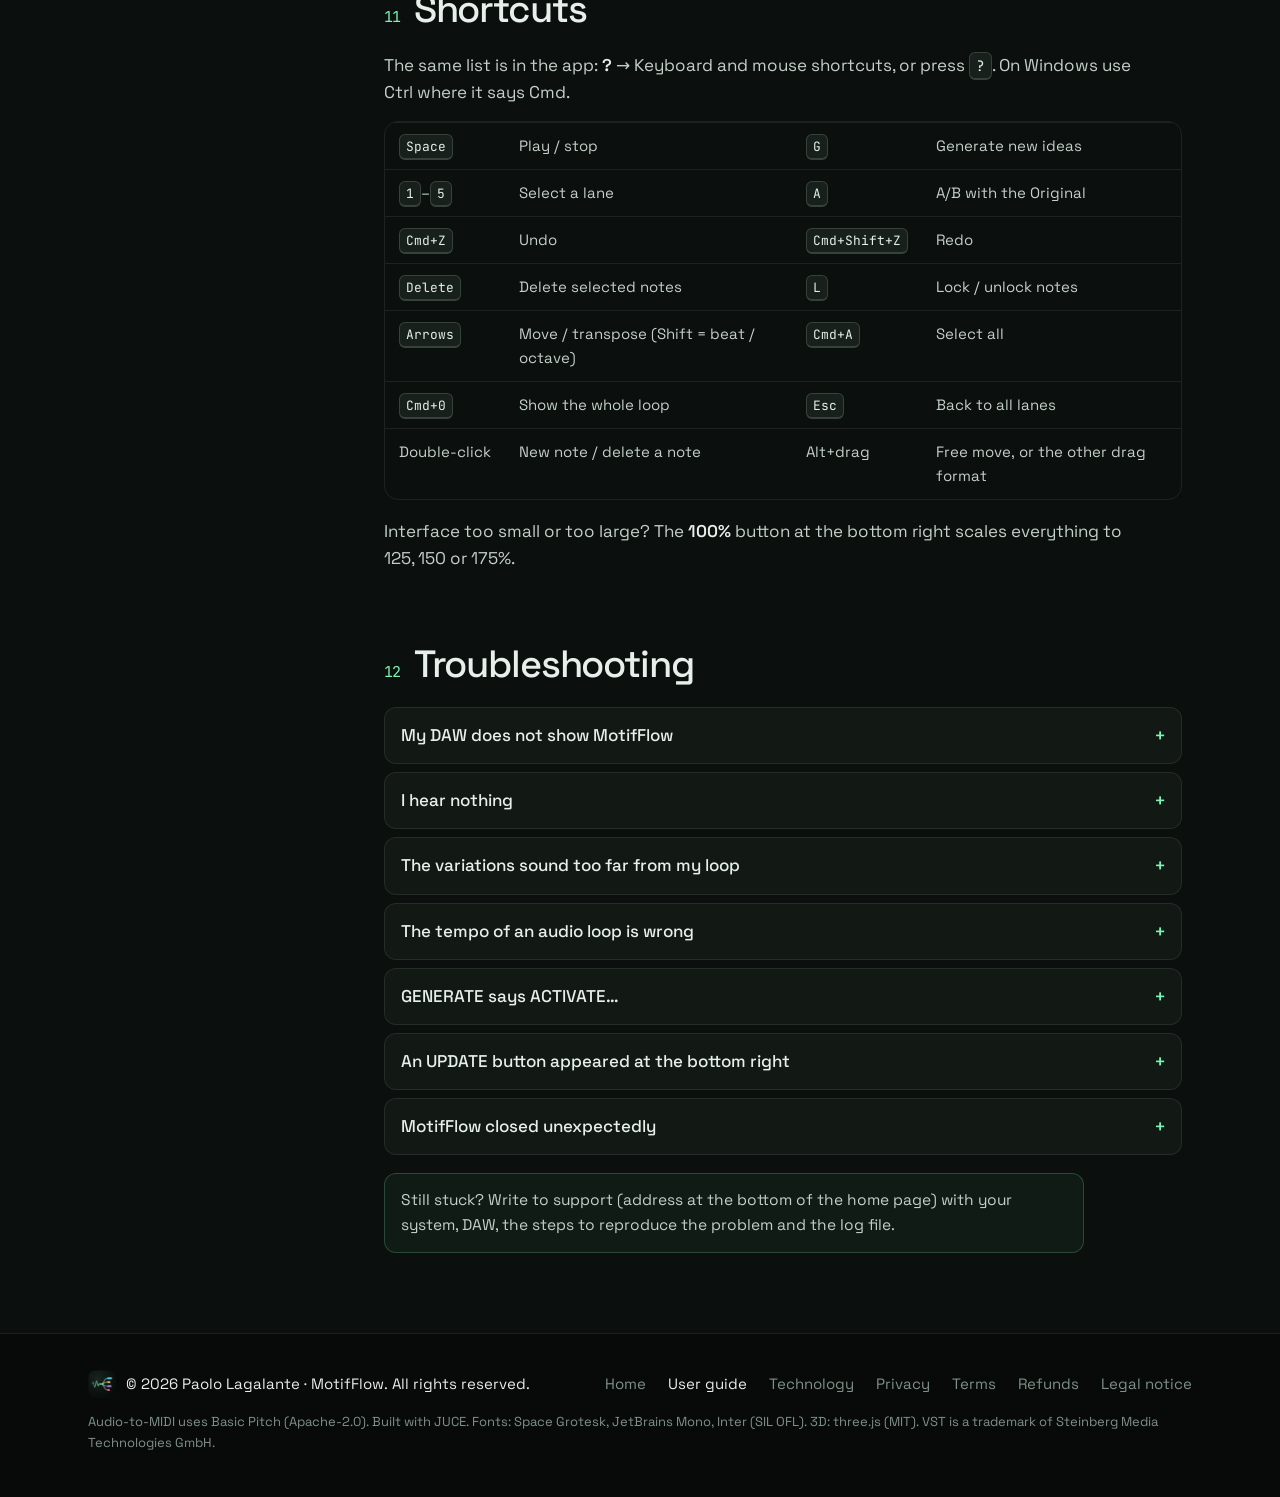
<file: guide.html>
<!doctype html>
<html lang="en">
<head>
<meta charset="utf-8">
<meta name="viewport" content="width=device-width, initial-scale=1, viewport-fit=cover">
<meta http-equiv="Content-Security-Policy" content="default-src 'self'; script-src 'self'; style-src 'self'; img-src 'self' data:; font-src 'self'; media-src 'self'; connect-src 'self'; object-src 'none'; base-uri 'self'; form-action 'none'; upgrade-insecure-requests">
<meta name="referrer" content="strict-origin-when-cross-origin">
<meta name="theme-color" content="#0b0f0d">
<title>MotifFlow Guide — from loop to variations</title>
<meta name="description" content="How to use MotifFlow: bring a MIDI or audio loop, get better audio-to-MIDI results, shape the four variations, and drop them into Ableton, FL Studio, Logic, Reaper or Bitwig.">
<link rel="canonical" href="https://dantesk.github.io/motifflow-site/guide.html">
<meta property="og:type" content="article">
<meta property="og:site_name" content="MotifFlow">
<meta property="og:url" content="https://dantesk.github.io/motifflow-site/guide.html">
<meta property="og:title" content="MotifFlow Guide">
<meta property="og:description" content="Step by step: from one loop to four variations in your DAW, plus tips for clean audio-to-MIDI.">
<meta property="og:image" content="https://dantesk.github.io/motifflow-site/assets/og-image.png">
<link rel="icon" type="image/png" sizes="32x32" href="assets/favicon-32.png">
<link rel="icon" type="image/svg+xml" href="assets/motifflow_icon.svg">
<link rel="apple-touch-icon" href="assets/apple-touch-icon.png">
<link rel="preload" href="assets/fonts/space-grotesk-latin-400-normal.woff2" as="font" type="font/woff2" crossorigin>
<link rel="stylesheet" href="styles.css">
</head>
<body class="guide-page">
<a class="skip" href="#content"><span class="l-en">Skip to content</span><span class="l-it" lang="it">Vai al contenuto</span></a>

<header class="nav scrolled">
  <a class="brand" href="index.html"><img src="assets/motifflow_icon_256.png" alt="" width="32" height="32"><span>MotifFlow</span></a>
  <div class="nav-end">
    <div class="lang" role="group" aria-label="Language">
      <button type="button" data-lang="en" aria-pressed="true">EN</button>
      <button type="button" data-lang="it" aria-pressed="false">IT</button>
    </div>
    <a class="btn btn-ghost btn-sm" href="index.html"><span class="l-en">Back to site</span><span class="l-it" lang="it">Torna al sito</span></a>
  </div>
</header>

<div class="guide">
  <nav class="guide-toc" aria-label="Guide">
    <p class="toc-title"><span class="l-en">Guide</span><span class="l-it" lang="it">Guida</span></p>
    <ol>
      <li><a href="#start"><span class="l-en">Quick start</span><span class="l-it" lang="it">Partenza rapida</span></a></li>
      <li><a href="#loop"><span class="l-en">Bring a loop</span><span class="l-it" lang="it">Portare un loop</span></a></li>
      <li><a href="#audio"><span class="l-en">Better audio to MIDI</span><span class="l-it" lang="it">Audio in MIDI migliore</span></a></li>
      <li><a href="#variations"><span class="l-en">Shape the variations</span><span class="l-it" lang="it">Modellare le variazioni</span></a></li>
      <li><a href="#keep"><span class="l-en">Keep what you like</span><span class="l-it" lang="it">Tenere ciò che ti piace</span></a></li>
      <li><a href="#looptools"><span class="l-en">Extend, transpose, vary a part</span><span class="l-it" lang="it">Estendere, trasporre, variare una parte</span></a></li>
      <li><a href="#chords"><span class="l-en">Chords, sounds and presets</span><span class="l-it" lang="it">Accordi, suoni e preset</span></a></li>
      <li><a href="#daw"><span class="l-en">Into your DAW</span><span class="l-it" lang="it">Nella tua DAW</span></a></li>
      <li><a href="#sounds"><span class="l-en">Play with your own sounds</span><span class="l-it" lang="it">Suonare con i tuoi suoni</span></a></li>
      <li><a href="#style"><span class="l-en">Learn my style</span><span class="l-it" lang="it">Impara il mio stile</span></a></li>
      <li><a href="#shortcuts"><span class="l-en">Shortcuts</span><span class="l-it" lang="it">Scorciatoie</span></a></li>
      <li><a href="#trouble"><span class="l-en">Troubleshooting</span><span class="l-it" lang="it">Problemi e soluzioni</span></a></li>
    </ol>
  </nav>

  <main id="content" class="guide-body">

    <header class="guide-head">
      <p class="eyebrow"><span class="l-en">MotifFlow guide · version 0.9</span><span class="l-it" lang="it">Guida di MotifFlow · versione 0.9</span></p>
      <h1><span class="l-en">From one loop to four ideas</span><span class="l-it" lang="it">Da un loop a quattro idee</span></h1>
      <p class="lead l-en">Everything you need to go from a MIDI or audio loop to variations playing in your DAW. Ten minutes to read, a few seconds to use.</p>
      <p class="lead l-it" lang="it">Tutto quello che serve per passare da un loop MIDI o audio a variazioni che suonano nella tua DAW. Dieci minuti di lettura, pochi secondi di utilizzo.</p>
      <figure class="shot">
        <img class="l-en" src="assets/guide/app-overview-en.webp" width="1280" height="820" alt="The MotifFlow window: the sample strip on top, the Original and four variation lanes in the middle, knobs on the right." loading="eager">
        <img class="l-it" src="assets/guide/app-overview-it.webp" width="1280" height="820" alt="La finestra di MotifFlow: la striscia del sample in alto, l'Originale e le quattro corsie delle variazioni al centro, le manopole a destra." loading="eager" lang="it">
        <figcaption class="l-en">Left: the loop and the preview sound. Middle: the Original and the four variations. Right: genre, knobs and GENERATE.</figcaption>
        <figcaption class="l-it" lang="it">A sinistra: il loop e il suono di anteprima. Al centro: l'Originale e le quattro variazioni. A destra: genere, manopole e GENERA.</figcaption>
      </figure>
    </header>

    <!-- 1 -->
    <section id="start" class="g-sec">
      <h2><span class="num">01</span><span class="l-en">Quick start</span><span class="l-it" lang="it">Partenza rapida</span></h2>
      <div class="l-en">
        <ol class="steps-list">
          <li><b>Load MotifFlow as an instrument</b> on a MIDI track (it is a VST3 / AU instrument, not a MIDI effect), or open the standalone app.</li>
          <li><b>Bring a loop:</b> drop a <code>.mid</code> or an audio loop on the window, or use <b>IMPORT ▾</b>. No loop at hand? <b>IMPORT ▾ → New idea from scratch / examples</b>.</li>
          <li><b>Pick the genre</b> (Trap, Drill, Boom Bap, R&amp;B or My Style). Key and tempo are detected for you.</li>
          <li><b>Listen:</b> click a lane and press <kbd>Space</kbd>. Safe, Bounce, Evolution and Wild go from close to bold.</li>
          <li><b>Press GENERATE</b> (or <kbd>G</kbd>) for new ideas. Lock what you like first: locked lanes are never overwritten.</li>
          <li><b>Drag the lane's handle</b> onto a track in your DAW: MIDI notes or rendered WAV audio, your choice.</li>
        </ol>
      </div>
      <div class="l-it" lang="it">
        <ol class="steps-list">
          <li><b>Carica MotifFlow come strumento</b> su una traccia MIDI (è uno strumento VST3 / AU, non un effetto MIDI), oppure apri l'app standalone.</li>
          <li><b>Porta un loop:</b> trascina un <code>.mid</code> o un loop audio sulla finestra, oppure usa <b>IMPORTA ▾</b>. Nessun loop a portata di mano? <b>IMPORTA ▾ → Nuova idea da zero / esempi</b>.</li>
          <li><b>Scegli il genere</b> (Trap, Drill, Boom Bap, R&amp;B o My Style). Tonalità e tempo vengono rilevati da soli.</li>
          <li><b>Ascolta:</b> clicca una corsia e premi <kbd>Spazio</kbd>. Safe, Bounce, Evolution e Wild vanno dalla più vicina alla più audace.</li>
          <li><b>Premi GENERA</b> (o <kbd>G</kbd>) per nuove idee. Prima blocca quello che ti piace: le corsie bloccate non vengono mai sovrascritte.</li>
          <li><b>Trascina la maniglia della corsia</b> su una traccia della DAW: note MIDI o audio WAV renderizzato, a scelta.</li>
        </ol>
      </div>
    </section>

    <!-- 2 -->
    <section id="loop" class="g-sec cards-2">
      <h2><span class="num">02</span><span class="l-en">Bring a loop</span><span class="l-it" lang="it">Portare un loop</span></h2>
      <div class="l-en">
        <div class="cards">
          <div class="card"><h3>MIDI file</h3><p>Drop a <code>.mid</code> or use <b>IMPORT ▾ → MIDI file</b>. Multi-track files are merged (melody, chords, bass); drums on channel 10 are ignored.</p></div>
          <div class="card"><h3>Audio loop</h3><p>WAV, MP3, AIFF, FLAC or OGG. Press <b>AUDIO TO MIDI</b> to turn it into notes (see the next chapter). <b>Play as Original</b> lets you hear the sample in place of the Original lane.</p></div>
          <div class="card"><h3>CAPTURE</h3><p>Press <b>CAPTURE</b>, play the clip on the same DAW track (or play a MIDI keyboard in the standalone), then <b>STOP CAPTURE</b>. The take becomes the Original, aligned to the bar.</p></div>
          <div class="card"><h3>From scratch</h3><p><b>IMPORT ▾ → New idea from scratch</b>: a starting loop (chords, 808, melody) in the panel's genre, key and tempo, in a Dark, Emotional or Uplifting mood. Or try one of the examples.</p></div>
        </div>
        <p class="note">Loops can be from 1 to 32 bars. A longer file uses its first 32 bars and the status line says so. Key and scale are detected automatically: you can force them with the two menus at the top right.</p>
      </div>
      <div class="l-it" lang="it">
        <div class="cards">
          <div class="card"><h3>File MIDI</h3><p>Trascina un <code>.mid</code> oppure <b>IMPORTA ▾ → File MIDI</b>. I file con più tracce vengono uniti (melodia, accordi, basso); la batteria sul canale 10 viene ignorata.</p></div>
          <div class="card"><h3>Loop audio</h3><p>WAV, MP3, AIFF, FLAC o OGG. Premi <b>AUDIO IN MIDI</b> per trasformarlo in note (vedi il capitolo successivo). <b>Suona l'audio</b> ti fa sentire il campione al posto della corsia Originale.</p></div>
          <div class="card"><h3>CATTURA</h3><p>Premi <b>CATTURA</b>, fai suonare la clip sulla stessa traccia della DAW (o suona una tastiera MIDI nello standalone), poi ferma la cattura. La ripresa diventa l'Originale, allineata alla battuta.</p></div>
          <div class="card"><h3>Da zero</h3><p><b>IMPORTA ▾ → Nuova idea da zero</b>: un loop di partenza (accordi, 808, melodia) nel genere, tonalità e tempo del pannello, con atmosfera Cupa, Emozionale o Luminosa. Oppure prova uno degli esempi.</p></div>
        </div>
        <p class="note">I loop possono durare da 1 a 32 battute. Un file più lungo usa le prime 32 battute e la riga di stato lo segnala. Tonalità e scala vengono rilevate in automatico: puoi forzarle con i due menu in alto a destra.</p>
      </div>
    </section>

    <!-- 3 -->
    <section id="audio" class="g-sec">
      <h2><span class="num">03</span><span class="l-en">Better audio to MIDI</span><span class="l-it" lang="it">Audio in MIDI migliore</span></h2>
      <div class="l-en">
        <p>MotifFlow listens to the sample with a neural network (Basic Pitch) running on your computer: nothing is uploaded. The result depends mostly on what you feed it.</p>
        <h3>Prepare the file</h3>
        <ul class="ticks">
          <li><b>Use the melodic part alone</b> when you can: the piano, keys or pluck stem, not the full beat. Drums are removed automatically, but a clean stem always wins.</li>
          <li><b>Cut it exactly to the loop:</b> start on the downbeat, end on a bar line, 2 to 8 bars. Silence or a count-in at the start shifts everything.</li>
          <li><b>Put the tempo in the file name</b>, for example <code>dark_piano_142bpm.wav</code>: MotifFlow uses it instead of guessing. Inside a DAW the project tempo also helps.</li>
          <li><b>Prefer WAV to MP3</b>, and the dry sound to one drowned in reverb, delay, distortion or sidechain pumping.</li>
          <li><b>Easy:</b> piano, electric piano, guitar, plucks, strings. <b>Hard:</b> very slow pads, bells with long tails, full mixes with vocals.</li>
        </ul>
        <h3>Fix the notes with ADJUST NOTES</h3>
        <p>After the analysis the <b>ADJUST NOTES FROM AUDIO</b> panel opens. The sliders change the notes in real time, without listening again. Turn on <b>Play as Original</b> and compare the sample with the notes while you move them.</p>
        <div class="table-wrap">
          <table class="g-table">
            <thead><tr><th>What you hear or see</th><th>What to move</th></tr></thead>
            <tbody>
              <tr><td>Long notes chopped into many short ones</td><td><b>Split-Merge</b> to the right (merges)</td></tr>
              <tr><td>Repeated notes stuck together into one</td><td><b>Split-Merge</b> to the left (splits)</td></tr>
              <tr><td>Soft notes missing</td><td><b>More-Fewer</b> to the left</td></tr>
              <tr><td>Extra notes that are not in the sample</td><td><b>More-Fewer</b> to the right, then <b>Min len</b> up a little</td></tr>
              <tr><td>808 or bass mixed into the melody</td><td><b>Lowest</b> up (above the bass register)</td></tr>
              <tr><td>Notes an octave or a twelfth above the real ones</td><td><b>Clean overtones</b> on</td></tr>
              <tr><td>Hi-hats or claps turned into notes</td><td><b>Remove drums</b> on (analyses again, about 2 s)</td></tr>
              <tr><td>Notes slightly off the grid</td><td><b>Snap to 1/16</b> on</td></tr>
            </tbody>
          </table>
        </div>
        <p><b>RESET</b> goes back to the defaults, <b>DONE</b> closes the panel, <b>ADJUST NOTES</b> opens it again. Your settings are kept for the next sample.</p>
        <h3>MotifFlow clean-up</h3>
        <p><b>MotifFlow clean-up</b> (on by default, in the same panel) works on top of the network: a sample tuned a few cents off (pitch-shifted, vinyl, varispeed) is measured and corrected before listening, so the notes do not flip between two keys. Turn it off to hear what Basic Pitch finds on its own and compare the two results on your sample.</p>
        <h3>Finish by hand</h3>
        <p>Open the Original with <b>EDIT</b>: double-click to add or delete a note, drag to move it, use the arrows to transpose. Two minutes of cleaning on the Original give much better variations, because every lane is built from it.</p>
      </div>
      <div class="l-it" lang="it">
        <p>MotifFlow ascolta il campione con una rete neurale (Basic Pitch) che gira sul tuo computer: non viene caricato nulla online. Il risultato dipende soprattutto da cosa gli dai.</p>
        <h3>Prepara il file</h3>
        <ul class="ticks">
          <li><b>Usa solo la parte melodica</b> quando puoi: lo stem di piano, keys o pluck, non il beat completo. La batteria viene tolta in automatico, ma uno stem pulito vince sempre.</li>
          <li><b>Taglialo esattamente sul loop:</b> inizio sul primo tempo, fine su una stanghetta, da 2 a 8 battute. Silenzio o un count-in all'inizio spostano tutto.</li>
          <li><b>Metti il tempo nel nome del file</b>, per esempio <code>dark_piano_142bpm.wav</code>: MotifFlow usa quello invece di stimarlo. Dentro una DAW aiuta anche il tempo del progetto.</li>
          <li><b>Meglio WAV che MP3</b>, e il suono asciutto piuttosto che affogato in riverbero, delay, distorsione o sidechain.</li>
          <li><b>Facili:</b> piano, piano elettrico, chitarra, pluck, archi. <b>Difficili:</b> pad molto lenti, campane con code lunghe, mix completi con la voce.</li>
        </ul>
        <h3>Correggi le note con REGOLA NOTE</h3>
        <p>Dopo l'analisi si apre il pannello <b>REGOLA LE NOTE DALL'AUDIO</b>. Gli slider cambiano le note in tempo reale, senza riascoltare. Attiva <b>Suona l'audio</b> e confronta il campione con le note mentre le muovi.</p>
        <div class="table-wrap">
          <table class="g-table">
            <thead><tr><th>Cosa senti o vedi</th><th>Cosa muovere</th></tr></thead>
            <tbody>
              <tr><td>Note lunghe spezzate in tante note corte</td><td><b>Dividi-Unisci</b> verso destra (unisce)</td></tr>
              <tr><td>Note ripetute incollate in una sola</td><td><b>Dividi-Unisci</b> verso sinistra (divide)</td></tr>
              <tr><td>Mancano le note deboli</td><td><b>Più-Meno</b> verso sinistra</td></tr>
              <tr><td>Note in più che nel campione non ci sono</td><td><b>Più-Meno</b> verso destra, poi <b>Durata min</b> un po' più alta</td></tr>
              <tr><td>808 o basso finiti nella melodia</td><td><b>Più bassa</b> più in alto (sopra il registro del basso)</td></tr>
              <tr><td>Note un'ottava o una dodicesima sopra quelle vere</td><td><b>Pulisci armonici</b> attivo</td></tr>
              <tr><td>Hi-hat o clap trasformati in note</td><td><b>Togli batteria</b> attivo (rianalizza, circa 2 s)</td></tr>
              <tr><td>Note leggermente fuori griglia</td><td><b>Griglia 1/16</b> attiva</td></tr>
            </tbody>
          </table>
        </div>
        <p><b>RESET</b> torna ai valori predefiniti, <b>FATTO</b> chiude il pannello, <b>REGOLA NOTE</b> lo riapre. Le impostazioni restano per il campione successivo.</p>
        <h3>Pulizia MotifFlow</h3>
        <p>La <b>Pulizia MotifFlow</b> (attiva di serie, nello stesso pannello) lavora in aggiunta alla rete: un sample calante o crescente di qualche cent (pitch-shift, vinile, varispeed) viene misurato e corretto prima dell'ascolto, così le note non oscillano tra due tonalità. Spegnila per sentire cosa trova Basic Pitch da solo e confrontare i due risultati sul tuo sample.</p>
        <h3>Rifinisci a mano</h3>
        <p>Apri l'Originale con <b>MODIFICA</b>: doppio clic per aggiungere o eliminare una nota, trascina per spostarla, frecce per trasporla. Due minuti di pulizia sull'Originale danno variazioni molto migliori, perché ogni corsia nasce da lì.</p>
      </div>
    </section>

    <!-- 4 -->
    <section id="variations" class="g-sec">
      <h2><span class="num">04</span><span class="l-en">Shape the variations</span><span class="l-it" lang="it">Modellare le variazioni</span></h2>
      <div class="l-en">
        <div class="lanes-mini">
          <div class="lm lm-safe"><b>Safe</b> small note changes, always usable</div>
          <div class="lm lm-bounce"><b>Bounce</b> new rhythm, re-hits and accents</div>
          <div class="lm lm-evo"><b>Evolution</b> the phrase develops bar after bar</div>
          <div class="lm lm-wild"><b>Wild</b> bold ideas, still in key</div>
        </div>
        <dl class="defs">
          <dt>Genre</dt><dd>Changes the rhythmic vocabulary: Trap half-time bounce, Drill syncopated 16ths and slides, Boom Bap swing, R&amp;B laid-back feel with richer chords. <b>Groove</b> sets how strongly it is applied.</dd>
          <dt>Identity</dt><dd>How close the variations stay to your loop. High = recognisable, low = new ideas.</dd>
          <dt>Density</dt><dd>Fewer or more notes than the Original.</dd>
          <dt>Tension</dt><dd>Harmonic colour: 0 is pure and consonant, higher adds 7ths, 9ths and substituted chords, never wrong notes.</dd>
          <dt>Humanize</dt><dd>Small timing and velocity differences so the MIDI sounds played. At 0 the exported MIDI is perfectly on the grid.</dd>
          <dt>Oct down / Oct up</dt><dd>How far the melody may move by octaves.</dd>
          <dt>VARY</dt><dd>Which parts may change: turn off CHORDS and BASS to vary only the melody over the same chords, or turn off MELODY to re-harmonise under the same melody.</dd>
          <dt>Lock to scale</dt><dd>Every changed note is forced into the key.</dd>
        </dl>
        <p class="note">Knob changes regenerate the unlocked lanes in the background: the window never freezes, GENERATE shows GENERATING… while it works.</p>
      </div>
      <div class="l-it" lang="it">
        <div class="lanes-mini">
          <div class="lm lm-safe"><b>Safe</b> piccole modifiche alle note, sempre usabile</div>
          <div class="lm lm-bounce"><b>Bounce</b> ritmo nuovo, re-hit e accenti</div>
          <div class="lm lm-evo"><b>Evolution</b> la frase si sviluppa battuta dopo battuta</div>
          <div class="lm lm-wild"><b>Wild</b> idee audaci, sempre in tonalità</div>
        </div>
        <dl class="defs">
          <dt>Genere</dt><dd>Cambia il vocabolario ritmico: bounce half-time della Trap, 16esimi sincopati e glide della Drill, swing del Boom Bap, feel rilassato e accordi più ricchi dell'R&amp;B. <b>Groove</b> decide quanto applicarlo.</dd>
          <dt>Identità</dt><dd>Quanto le variazioni restano vicine al tuo loop. Alta = riconoscibile, bassa = idee nuove.</dd>
          <dt>Densità</dt><dd>Meno o più note rispetto all'Originale.</dd>
          <dt>Tensione</dt><dd>Colore armonico: a 0 è puro e consonante, più alta aggiunge settime, none e accordi sostituiti, mai note sbagliate.</dd>
          <dt>Umanizza</dt><dd>Piccole differenze di tempo e velocity perché il MIDI sembri suonato. A 0 il MIDI esportato è perfettamente in griglia.</dd>
          <dt>Oct down / Oct up</dt><dd>Di quante ottave può spostarsi la melodia.</dd>
          <dt>VARIA</dt><dd>Quali parti possono cambiare: spegni ACCORDI e BASSO per variare solo la melodia sugli stessi accordi, oppure spegni MELODIA per riarmonizzare sotto la stessa melodia.</dd>
          <dt>Blocca sulla scala</dt><dd>Ogni nota cambiata viene portata in tonalità.</dd>
        </dl>
        <p class="note">Le manopole rigenerano le corsie non bloccate in background: la finestra non si blocca mai, GENERA mostra GENERAZIONE… mentre lavora.</p>
      </div>
    </section>

    <!-- 5 -->
    <section id="keep" class="g-sec">
      <h2><span class="num">05</span><span class="l-en">Keep what you like</span><span class="l-it" lang="it">Tenere ciò che ti piace</span></h2>
      <div class="l-en">
        <ul class="ticks">
          <li><b>Lock a lane</b> (LOCK): GENERATE and the knobs leave it alone. A lane you edit by hand is locked automatically.</li>
          <li><b>Lock a bar:</b> click the bar strip above the notes. That bar stays identical when the lane changes.</li>
          <li><b>Lock notes:</b> select them and press <kbd>L</kbd> (white outline). They survive every new idea.</li>
          <li><b>Star a version</b> next to the lane name to keep it in your favourites, saved with the project and available even after loading another loop.</li>
          <li><b>VERSIONS</b> lists the earlier ideas of a lane: every GENERATE keeps the one it replaces (knob moves do not fill the list).</li>
          <li><b>A/B</b> (or <kbd>A</kbd>) while playing: hear the Original at the same point of the loop, press again to go back.</li>
          <li><b>UNDO / REDO</b> (<kbd>Cmd/Ctrl+Z</kbd>, <kbd>Cmd/Ctrl+Shift+Z</kbd>) cover note edits, NEW, GENERATE, extend, transpose and restored versions.</li>
        </ul>
      </div>
      <div class="l-it" lang="it">
        <ul class="ticks">
          <li><b>Blocca una corsia</b> (BLOCCA): GENERA e le manopole non la toccano. Una corsia modificata a mano si blocca da sola.</li>
          <li><b>Blocca una battuta:</b> clicca la striscia delle battute sopra le note. Quella battuta resta identica quando la corsia cambia.</li>
          <li><b>Blocca delle note:</b> selezionale e premi <kbd>L</kbd> (contorno bianco). Sopravvivono a ogni nuova idea.</li>
          <li><b>Metti la stella</b> accanto al nome della corsia per tenere la versione nei preferiti, salvati con il progetto e disponibili anche dopo aver caricato un altro loop.</li>
          <li><b>VERSIONI</b> elenca le idee precedenti di una corsia: ogni GENERA conserva quella che sostituisce (i movimenti delle manopole non riempiono la lista).</li>
          <li><b>A/B</b> (o <kbd>A</kbd>) durante il play: senti l'Originale nello stesso punto del loop, premi di nuovo per tornare.</li>
          <li><b>ANNULLA / RIPETI</b> (<kbd>Cmd/Ctrl+Z</kbd>, <kbd>Cmd/Ctrl+Shift+Z</kbd>) valgono per modifiche alle note, NUOVA, GENERA, estendi, trasponi e versioni ripristinate.</li>
        </ul>
      </div>
    </section>

    <!-- 6 -->
    <section id="looptools" class="g-sec">
      <h2><span class="num">06</span><span class="l-en">Extend, transpose, vary a part</span><span class="l-it" lang="it">Estendere, trasporre, variare una parte</span></h2>
      <div class="l-en">
        <div class="cards">
          <div class="card"><h3>LOOP ▾ → Extend</h3><p>4 bars become 8 (or 8 → 16, 16 → 32). The Original repeats; each variation keeps its first half and continues with a new second half: perfect for a hook with an answer.</p></div>
          <div class="card"><h3>LOOP ▾ → Transpose</h3><p>Up or down by up to an octave. The Original, every variation and their earlier versions move together, and a key chosen by hand follows. A loaded audio sample is not transposed.</p></div>
          <div class="card"><h3>Vary only a part</h3><p>Right-click a lane → <b>New idea for part of the loop</b>: first half, second half, a pair of bars, or only the last bar for a new ending. Everything else stays identical.</p></div>
        </div>
      </div>
      <div class="l-it" lang="it">
        <div class="cards">
          <div class="card"><h3>LOOP ▾ → Estendi</h3><p>4 battute diventano 8 (oppure 8 → 16, 16 → 32). L'Originale si ripete; ogni variazione tiene la prima metà e prosegue con una seconda metà nuova: perfetto per una frase con risposta.</p></div>
          <div class="card"><h3>LOOP ▾ → Trasponi</h3><p>Su o giù fino a un'ottava. L'Originale, tutte le variazioni e le loro versioni precedenti si spostano insieme, e una tonalità scelta a mano le segue. Un campione audio caricato non viene trasposto.</p></div>
          <div class="card"><h3>Variare solo una parte</h3><p>Tasto destro su una corsia → <b>Nuova idea per una parte del loop</b>: prima metà, seconda metà, una coppia di battute oppure solo l'ultima battuta per un nuovo finale. Tutto il resto resta identico.</p></div>
        </div>
      </div>
    </section>

    <!-- 7 -->
    <section id="chords" class="g-sec">
      <h2><span class="num">07</span><span class="l-en">Chords, sounds and presets</span><span class="l-it" lang="it">Accordi, suoni e preset</span></h2>
      <div class="l-en">
        <p>The chord names of every lane are shown above the notes. Under <b>Chords of the variations</b> (left panel) you change how the variations play their chords, without touching the Original:</p>
        <ul class="ticks">
          <li><b>Voicing:</b> as generated, close, drop 2, spread, inversion up or down.</li>
          <li><b>Strum:</b> the chord notes start one after the other, like a guitar or a harp.</li>
          <li><b>Arpeggio:</b> up, down, up-down or random at 1/8, 1/16, 1/16 triplets or 1/32.</li>
        </ul>
        <p>All of this goes into the MIDI you drag and export. <b>Presets</b> set genre, knobs, preview sound and chord style in one click; once you move a knob the menu shows <i>(modified)</i>.</p>
        <h3>Preview sounds and genre kits</h3>
        <p>The built-in synth is only a preview (the final sound comes from your instruments), but it helps to hear the idea in the right colour. <b>Preview sound → Kit</b> gives each voice its own instrument and follows the genre:</p>
        <div class="table-wrap">
          <table class="g-table">
            <thead><tr><th>Genre</th><th>Melody</th><th>Chords</th><th>Bass</th></tr></thead>
            <tbody>
              <tr><td>Trap</td><td>flute</td><td>dark piano</td><td>808</td></tr>
              <tr><td>Drill</td><td>dark piano</td><td>strings</td><td>hard 808</td></tr>
              <tr><td>Boom Bap</td><td>vibraphone</td><td>dusty Rhodes</td><td>round plucked bass</td></tr>
              <tr><td>R&amp;B</td><td>soft lead</td><td>Rhodes with chorus</td><td>warm analog bass</td></tr>
            </tbody>
          </table>
        </div>
        <p>My Style uses the kit of the genre closest to your loops. Keys, Pluck, Pad, Bell and 808 play everything with one sound. The WAV you drag or export uses the same sound.</p>
      </div>
      <div class="l-it" lang="it">
        <p>I nomi degli accordi di ogni corsia compaiono sopra le note. In <b>Accordi delle variazioni</b> (pannello sinistro) cambi come le variazioni suonano gli accordi, senza toccare l'Originale:</p>
        <ul class="ticks">
          <li><b>Voicing:</b> come generati, stretti, drop 2, larghi, rivolto su o giù.</li>
          <li><b>Strum:</b> le note dell'accordo partono una dopo l'altra, come una chitarra o un'arpa.</li>
          <li><b>Arpeggio:</b> su, giù, su-giù o casuale a 1/8, 1/16, terzine di 1/16 o 1/32.</li>
        </ul>
        <p>Tutto questo finisce nel MIDI che trascini ed esporti. I <b>Preset</b> impostano genere, manopole, suono di anteprima e stile degli accordi in un clic; appena muovi una manopola il menu mostra <i>(modificato)</i>.</p>
        <h3>Suoni di anteprima e kit per genere</h3>
        <p>Il synth interno è solo un'anteprima (il suono finale viene dai tuoi strumenti), ma aiuta a sentire l'idea con il colore giusto. <b>Suono di anteprima → Kit</b> dà a ogni voce il suo strumento e segue il genere:</p>
        <div class="table-wrap">
          <table class="g-table">
            <thead><tr><th>Genere</th><th>Melodia</th><th>Accordi</th><th>Basso</th></tr></thead>
            <tbody>
              <tr><td>Trap</td><td>flauto</td><td>piano scuro</td><td>808</td></tr>
              <tr><td>Drill</td><td>piano scuro</td><td>archi</td><td>808 duro</td></tr>
              <tr><td>Boom Bap</td><td>vibrafono</td><td>Rhodes polveroso</td><td>basso pizzicato tondo</td></tr>
              <tr><td>R&amp;B</td><td>lead morbido</td><td>Rhodes con chorus</td><td>basso analogico caldo</td></tr>
            </tbody>
          </table>
        </div>
        <p>My Style usa il kit del genere più vicino ai tuoi loop. Keys, Pluck, Pad, Bell e 808 suonano tutto con un solo suono. Il WAV che trascini o esporti usa lo stesso suono.</p>
      </div>
    </section>

    <!-- 8 -->
    <section id="daw" class="g-sec">
      <h2><span class="num">08</span><span class="l-en">Into your DAW</span><span class="l-it" lang="it">Nella tua DAW</span></h2>
      <div class="l-en">
        <h3>Drag and drop</h3>
        <p>Each lane has a <b>DRAG</b> handle with a <b>MIDI / WAV</b> chip. Click the chip to choose, then drag the handle onto a track:</p>
        <ul class="ticks">
          <li><b>MIDI</b>: the notes, with voicing, strum and arpeggio applied. Turn on <b>Export voices as tracks</b> to get melody, chords and bass on separate tracks.</li>
          <li><b>WAV</b>: the lane played with the preview sound, 48 kHz / 24-bit, a seamless loop. While WAV is chosen the lanes are rendered in the background, so the drop is instant.</li>
          <li>Hold <kbd>Alt/Option</kbd> while dragging to get the other format just once.</li>
        </ul>
        <p>Each drag is <b>one file</b>: MIDI with one track (melody, chords and bass together), or with <b>Export voices as tracks</b> on a multitrack MIDI (one track per voice, most DAWs create a track for each); WAV is one stereo mix. For separate audio files per voice use <b>EXPORT ▾ → Separate voices</b>.</p>
        <h3>Export</h3>
        <p><b>EXPORT ▾</b> saves the selected lane as MIDI, WAV or separate voices (melody, chords and bass as .mid and .wav each, ready for sample packs), or every lane into a folder. File names carry genre, style, key and tempo. Exports run in the background; the status line tells you when they are done.</p>
      </div>
      <div class="l-it" lang="it">
        <h3>Trascina e rilascia</h3>
        <p>Ogni corsia ha una maniglia <b>TRASCINA</b> con un chip <b>MIDI / WAV</b>. Clicca il chip per scegliere, poi trascina la maniglia su una traccia:</p>
        <ul class="ticks">
          <li><b>MIDI</b>: le note, con voicing, strum e arpeggio applicati. Attiva <b>Esporta le voci su tracce</b> per avere melodia, accordi e basso su tracce separate.</li>
          <li><b>WAV</b>: la corsia suonata con il suono di anteprima, 48 kHz / 24 bit, in loop senza stacchi. Finché è scelto WAV le corsie vengono renderizzate in background, così il rilascio è immediato.</li>
          <li>Tieni premuto <kbd>Alt/Option</kbd> durante il trascinamento per avere l'altro formato una volta sola.</li>
        </ul>
        <p>Ogni trascinamento è <b>un solo file</b>: MIDI con una traccia (melodia, accordi e basso insieme) oppure, con <b>Esporta le voci su tracce</b> acceso, un MIDI multitraccia (una traccia per voce, la maggior parte delle DAW crea una traccia per ognuna); il WAV è un unico mix stereo. Per file audio separati per voce usa <b>ESPORTA ▾ → Voci separate</b>.</p>
        <h3>Esportare</h3>
        <p><b>ESPORTA ▾</b> salva la corsia selezionata come MIDI, WAV o voci separate (melodia, accordi e basso in .mid e .wav ciascuno, pronti per i sample pack), oppure tutte le corsie in una cartella. I nomi dei file contengono genere, stile, tonalità e tempo. Gli export girano in background; la riga di stato ti dice quando hanno finito.</p>
      </div>
    </section>

    <!-- 9 -->
    <section id="sounds" class="g-sec">
      <h2><span class="num">09</span><span class="l-en">Play with your own sounds</span><span class="l-it" lang="it">Suonare con i tuoi suoni</span></h2>
      <div class="l-en">
        <p>MotifFlow sends the notes of the selected lane to its MIDI output while it plays, in time with the DAW. Turn on <b>MIDI out only (mute synth)</b> to hear only your instrument, and <b>Voices on MIDI ch 1/2/3</b> to send melody, chords and bass to three different instruments.</p>
        <div class="daws">
          <details><summary>Ableton Live</summary><ol><li>MotifFlow on a MIDI track.</li><li>A second MIDI track with your instrument.</li><li>On that track: <i>MIDI From</i> → the MotifFlow track → <b>MotifFlow</b>; <i>Monitor</i> → <b>In</b>.</li><li>With voices on channels: three tracks, each with <i>MIDI From</i> = MotifFlow and channel 1, 2 or 3.</li></ol></details>
          <details><summary>FL Studio</summary><p>In the plugin wrapper (gear icon → <i>MIDI</i>) set an <i>Output port</i>, for example 1, and the same <i>Input port</i> on your synth's channel.</p></details>
          <details><summary>Reaper</summary><p>On the MotifFlow track: <i>Routing</i> → <i>Add new send</i> to your synth's track, audio none, MIDI all (or one channel).</p></details>
          <details><summary>Bitwig Studio</summary><p>Put a <i>Note Receiver</i> on your instrument's track with the MotifFlow track as source.</p></details>
          <details><summary>Logic Pro / GarageBand</summary><p>An instrument plug-in cannot send MIDI to other tracks in Logic: use drag and drop or export.</p></details>
          <details><summary>Standalone app</summary><p>In <i>Options → Audio/MIDI Settings</i> choose a MIDI output. On a Mac turn on the <b>IAC Driver</b> (Audio MIDI Setup) to reach any DAW; on Windows use a virtual port such as loopMIDI.</p></details>
        </div>
      </div>
      <div class="l-it" lang="it">
        <p>MotifFlow manda le note della corsia selezionata alla sua uscita MIDI mentre suona, a tempo con la DAW. Attiva <b>Solo uscita MIDI (synth muto)</b> per sentire solo il tuo strumento, e <b>Voci sui canali MIDI 1/2/3</b> per mandare melodia, accordi e basso a tre strumenti diversi.</p>
        <div class="daws">
          <details><summary>Ableton Live</summary><ol><li>MotifFlow su una traccia MIDI.</li><li>Una seconda traccia MIDI con il tuo strumento.</li><li>Su quella traccia: <i>MIDI From</i> → la traccia di MotifFlow → <b>MotifFlow</b>; <i>Monitor</i> → <b>In</b>.</li><li>Con le voci sui canali: tre tracce, ognuna con <i>MIDI From</i> = MotifFlow e il canale 1, 2 o 3.</li></ol></details>
          <details><summary>FL Studio</summary><p>Nel wrapper del plugin (ingranaggio → <i>MIDI</i>) imposta una <i>Output port</i>, per esempio 1, e la stessa <i>Input port</i> sul canale del tuo synth.</p></details>
          <details><summary>Reaper</summary><p>Sulla traccia di MotifFlow: <i>Routing</i> → <i>Add new send</i> verso la traccia del synth, audio nessuno, MIDI tutti (o un canale).</p></details>
          <details><summary>Bitwig Studio</summary><p>Metti un <i>Note Receiver</i> sulla traccia del tuo strumento con la traccia di MotifFlow come sorgente.</p></details>
          <details><summary>Logic Pro / GarageBand</summary><p>In Logic un plugin strumento non può mandare MIDI ad altre tracce: usa il trascinamento o l'export.</p></details>
          <details><summary>App standalone</summary><p>In <i>Options → Audio/MIDI Settings</i> scegli un'uscita MIDI. Su Mac attiva l'<b>IAC Driver</b> (Configurazione MIDI Audio) per raggiungere qualsiasi DAW; su Windows usa una porta virtuale come loopMIDI.</p></details>
        </div>
      </div>
    </section>

    <!-- 10 -->
    <section id="style" class="g-sec">
      <h2><span class="num">10</span><span class="l-en">Learn my style</span><span class="l-it" lang="it">Impara il mio stile</span></h2>
      <div class="l-en">
        <p>Press <b>LEARN MY STYLE…</b> and choose a folder of your own MIDI loops (sub-folders too). MotifFlow measures how you play — favourite grid positions, swing, accents, chord pushes, 7ths and 9ths, melodic steps, and your typical phrases (what you tend to play after what) — and creates the <b>MY STYLE</b> genre. It also tells you which built-in genre is closest to your loops.</p>
        <p>10 to 50 loops give a reliable profile. Everything stays on your computer: these are statistics on the notes, nothing is sent anywhere. The style is available in every project and saved inside the DAW project too.</p>
      </div>
      <div class="l-it" lang="it">
        <p>Premi <b>IMPARA IL MIO STILE…</b> e scegli una cartella con i tuoi loop MIDI (anche sottocartelle). MotifFlow misura come suoni — posizioni preferite sulla griglia, swing, accenti, anticipi degli accordi, settime e none, passi della melodia e le tue frasi tipiche (cosa tendi a suonare dopo cosa) — e crea il genere <b>MY STYLE</b>. Ti dice anche quale genere integrato somiglia di più ai tuoi loop.</p>
        <p>Da 10 a 50 loop danno un profilo affidabile. Tutto resta sul tuo computer: sono statistiche sulle note, non viene inviato nulla. Lo stile è disponibile in ogni progetto ed è salvato anche dentro il progetto della DAW.</p>
      </div>
    </section>

    <!-- 11 -->
    <section id="shortcuts" class="g-sec">
      <h2><span class="num">11</span><span class="l-en">Shortcuts</span><span class="l-it" lang="it">Scorciatoie</span></h2>
      <div class="l-en">
        <p>The same list is in the app: <b>?</b> → Keyboard and mouse shortcuts, or press <kbd>?</kbd>. On Windows use Ctrl where it says Cmd.</p>
        <div class="table-wrap">
          <table class="g-table keys">
            <tbody>
              <tr><td><kbd>Space</kbd></td><td>Play / stop</td><td><kbd>G</kbd></td><td>Generate new ideas</td></tr>
              <tr><td><kbd>1</kbd>–<kbd>5</kbd></td><td>Select a lane</td><td><kbd>A</kbd></td><td>A/B with the Original</td></tr>
              <tr><td><kbd>Cmd+Z</kbd></td><td>Undo</td><td><kbd>Cmd+Shift+Z</kbd></td><td>Redo</td></tr>
              <tr><td><kbd>Delete</kbd></td><td>Delete selected notes</td><td><kbd>L</kbd></td><td>Lock / unlock notes</td></tr>
              <tr><td><kbd>Arrows</kbd></td><td>Move / transpose (Shift = beat / octave)</td><td><kbd>Cmd+A</kbd></td><td>Select all</td></tr>
              <tr><td><kbd>Cmd+0</kbd></td><td>Show the whole loop</td><td><kbd>Esc</kbd></td><td>Back to all lanes</td></tr>
              <tr><td>Double-click</td><td>New note / delete a note</td><td>Alt+drag</td><td>Free move, or the other drag format</td></tr>
            </tbody>
          </table>
        </div>
        <p>Interface too small or too large? The <b>100%</b> button at the bottom right scales everything to 125, 150 or 175%.</p>
      </div>
      <div class="l-it" lang="it">
        <p>La stessa lista è nell'app: <b>?</b> → Scorciatoie da tastiera e mouse, oppure premi <kbd>?</kbd>. Su Windows usa Ctrl dove c'è scritto Cmd.</p>
        <div class="table-wrap">
          <table class="g-table keys">
            <tbody>
              <tr><td><kbd>Spazio</kbd></td><td>Avvia / ferma</td><td><kbd>G</kbd></td><td>Genera nuove idee</td></tr>
              <tr><td><kbd>1</kbd>–<kbd>5</kbd></td><td>Seleziona una corsia</td><td><kbd>A</kbd></td><td>A/B con l'Originale</td></tr>
              <tr><td><kbd>Cmd+Z</kbd></td><td>Annulla</td><td><kbd>Cmd+Shift+Z</kbd></td><td>Ripeti</td></tr>
              <tr><td><kbd>Canc</kbd></td><td>Elimina le note selezionate</td><td><kbd>L</kbd></td><td>Blocca / sblocca le note</td></tr>
              <tr><td><kbd>Frecce</kbd></td><td>Sposta / trasponi (Shift = movimento / ottava)</td><td><kbd>Cmd+A</kbd></td><td>Seleziona tutto</td></tr>
              <tr><td><kbd>Cmd+0</kbd></td><td>Mostra tutto il loop</td><td><kbd>Esc</kbd></td><td>Torna a tutte le corsie</td></tr>
              <tr><td>Doppio clic</td><td>Nuova nota / elimina una nota</td><td>Alt+trascina</td><td>Spostamento libero, o l'altro formato</td></tr>
            </tbody>
          </table>
        </div>
        <p>Interfaccia troppo piccola o troppo grande? Il pulsante <b>100%</b> in basso a destra la porta a 125, 150 o 175%.</p>
      </div>
    </section>

    <!-- 12 -->
    <section id="trouble" class="g-sec">
      <h2><span class="num">12</span><span class="l-en">Troubleshooting</span><span class="l-it" lang="it">Problemi e soluzioni</span></h2>
      <div class="l-en">
        <div class="daws">
          <details><summary>My DAW does not show MotifFlow</summary><p>MotifFlow is an <b>instrument</b>: look among instruments, not MIDI effects. Rescan plug-ins (Ableton: <i>Settings → Plug-ins</i>, VST3 system folders on). Plug-in folders: Mac <code>~/Library/Audio/Plug-Ins/VST3</code> and <code>Components</code>; Windows <code>C:\Program Files\Common Files\VST3</code>.</p></details>
          <details><summary>I hear nothing</summary><p>Check that <b>MIDI out only</b> is off, that the SYNTH knob is up, and that the track is armed or monitored if your DAW needs it. In the standalone app choose the audio output in <i>Options</i>.</p></details>
          <details><summary>The variations sound too far from my loop</summary><p>Raise <b>Identity</b>, lower <b>Tension</b>, try <b>Safe</b> first, and switch off VARY for the parts you want untouched. If the loop came from audio, clean the Original first: wrong notes there spread to every lane.</p></details>
          <details><summary>The tempo of an audio loop is wrong</summary><p>Put the BPM in the file name (<code>loop_90bpm.wav</code>) and trim the file exactly to whole bars, then load it again.</p></details>
          <details><summary>GENERATE says ACTIVATE…</summary><p>The trial has ended or MotifFlow is not activated yet. Your projects still open, play and can be edited; to generate, export and drag again, click <b>ACTIVATE…</b> (or <i>ABOUT → LICENCE…</i>) and enter your key or start the trial.</p></details>
          <details><summary>An UPDATE button appeared at the bottom right</summary><p>A new version of MotifFlow is out: click it to open the download page. MotifFlow checks at most once a day and sends nothing about you; switch it off in <b>?</b> → <i>Check for updates once a day</i>.</p></details>
          <details><summary>MotifFlow closed unexpectedly</summary><p>The standalone app saves your session every 30 seconds and offers to restore it at the next start; inside a DAW the project saves it. Please send us the log: Mac <code>~/Library/Application Support/MotifFlow/MotifFlow.log</code>, Windows <code>%APPDATA%\MotifFlow\MotifFlow.log</code>.</p></details>
        </div>
        <p class="note">Still stuck? Write to support (address at the bottom of the home page) with your system, DAW, the steps to reproduce the problem and the log file.</p>
      </div>
      <div class="l-it" lang="it">
        <div class="daws">
          <details><summary>La DAW non mostra MotifFlow</summary><p>MotifFlow è uno <b>strumento</b>: cercalo tra gli strumenti, non tra gli effetti MIDI. Fai un rescan dei plugin (Ableton: <i>Impostazioni → Plug-in</i>, cartelle di sistema VST3 attive). Cartelle dei plugin: Mac <code>~/Library/Audio/Plug-Ins/VST3</code> e <code>Components</code>; Windows <code>C:\Program Files\Common Files\VST3</code>.</p></details>
          <details><summary>Non sento niente</summary><p>Controlla che <b>Solo uscita MIDI</b> sia spento, che la manopola SYNTH sia alzata e che la traccia sia armata o in monitor se la DAW lo richiede. Nell'app standalone scegli l'uscita audio in <i>Options</i>.</p></details>
          <details><summary>Le variazioni sono troppo lontane dal mio loop</summary><p>Alza <b>Identità</b>, abbassa <b>Tensione</b>, prova prima <b>Safe</b> e spegni VARIA per le parti che vuoi intatte. Se il loop arriva da un audio, pulisci prima l'Originale: le note sbagliate lì finiscono in tutte le corsie.</p></details>
          <details><summary>Il tempo di un loop audio è sbagliato</summary><p>Metti i BPM nel nome del file (<code>loop_90bpm.wav</code>) e taglia il file esattamente su battute intere, poi ricaricalo.</p></details>
          <details><summary>GENERA dice ATTIVA…</summary><p>La prova è finita oppure MotifFlow non è ancora attivato. I tuoi progetti si aprono, suonano e si modificano lo stesso; per tornare a generare, esportare e trascinare, clicca <b>ATTIVA…</b> (oppure <i>ABOUT → LICENZA…</i>) e inserisci la chiave o avvia la prova.</p></details>
          <details><summary>In basso a destra è comparso il pulsante AGGIORNA</summary><p>È uscita una nuova versione di MotifFlow: cliccalo per aprire la pagina di download. MotifFlow controlla al massimo una volta al giorno e non invia niente su di te; si spegne da <b>?</b> → <i>Controlla gli aggiornamenti una volta al giorno</i>.</p></details>
          <details><summary>MotifFlow si è chiuso all'improvviso</summary><p>L'app standalone salva la sessione ogni 30 secondi e alla riapertura propone di ripristinarla; dentro la DAW la salva il progetto. Mandaci il log: Mac <code>~/Library/Application Support/MotifFlow/MotifFlow.log</code>, Windows <code>%APPDATA%\MotifFlow\MotifFlow.log</code>.</p></details>
        </div>
        <p class="note">Ancora bloccato? Scrivi all'assistenza (indirizzo in fondo alla home page) con sistema, DAW, i passi per riprodurre il problema e il file di log.</p>
      </div>
    </section>

  </main>
</div>

<footer class="footer">
  <div class="wrap footer-inner">
    <div class="footer-brand">
      <img src="assets/motifflow_icon_256.png" alt="" width="28" height="28">
      <span>© <span id="year">2026</span> Paolo Lagalante · MotifFlow. <span class="l-en">All rights reserved.</span><span class="l-it" lang="it">Tutti i diritti riservati.</span></span>
    </div>
    <nav class="footer-links" aria-label="Footer">
      <a href="index.html">Home</a>
      <a href="guide.html" aria-current="page"><span class="l-en">User guide</span><span class="l-it" lang="it">Guida all'uso</span></a>
      <a href="how-it-works.html"><span class="l-en">Technology</span><span class="l-it" lang="it">Tecnologia</span></a>
      <a href="privacy.html">Privacy</a>
      <a href="terms.html"><span class="l-en">Terms</span><span class="l-it" lang="it">Termini</span></a>
      <a href="terms.html#refunds"><span class="l-en">Refunds</span><span class="l-it" lang="it">Rimborsi</span></a>
      <a href="legal.html"><span class="l-en">Legal notice</span><span class="l-it" lang="it">Note legali</span></a>
    </nav>
    <p class="credits"><span class="l-en">Audio-to-MIDI uses Basic Pitch (Apache-2.0). Built with JUCE. Fonts: Space Grotesk, JetBrains Mono, Inter (SIL OFL). 3D: three.js (MIT). VST is a trademark of Steinberg Media Technologies GmbH.</span><span class="l-it" lang="it">L'audio-to-MIDI usa Basic Pitch (Apache-2.0). Realizzato con JUCE. Font: Space Grotesk, JetBrains Mono, Inter (SIL OFL). 3D: three.js (MIT). VST è un marchio di Steinberg Media Technologies GmbH.</span></p>
  </div>
</footer>

<script src="guide.js"></script>
</body>
</html>
</file>
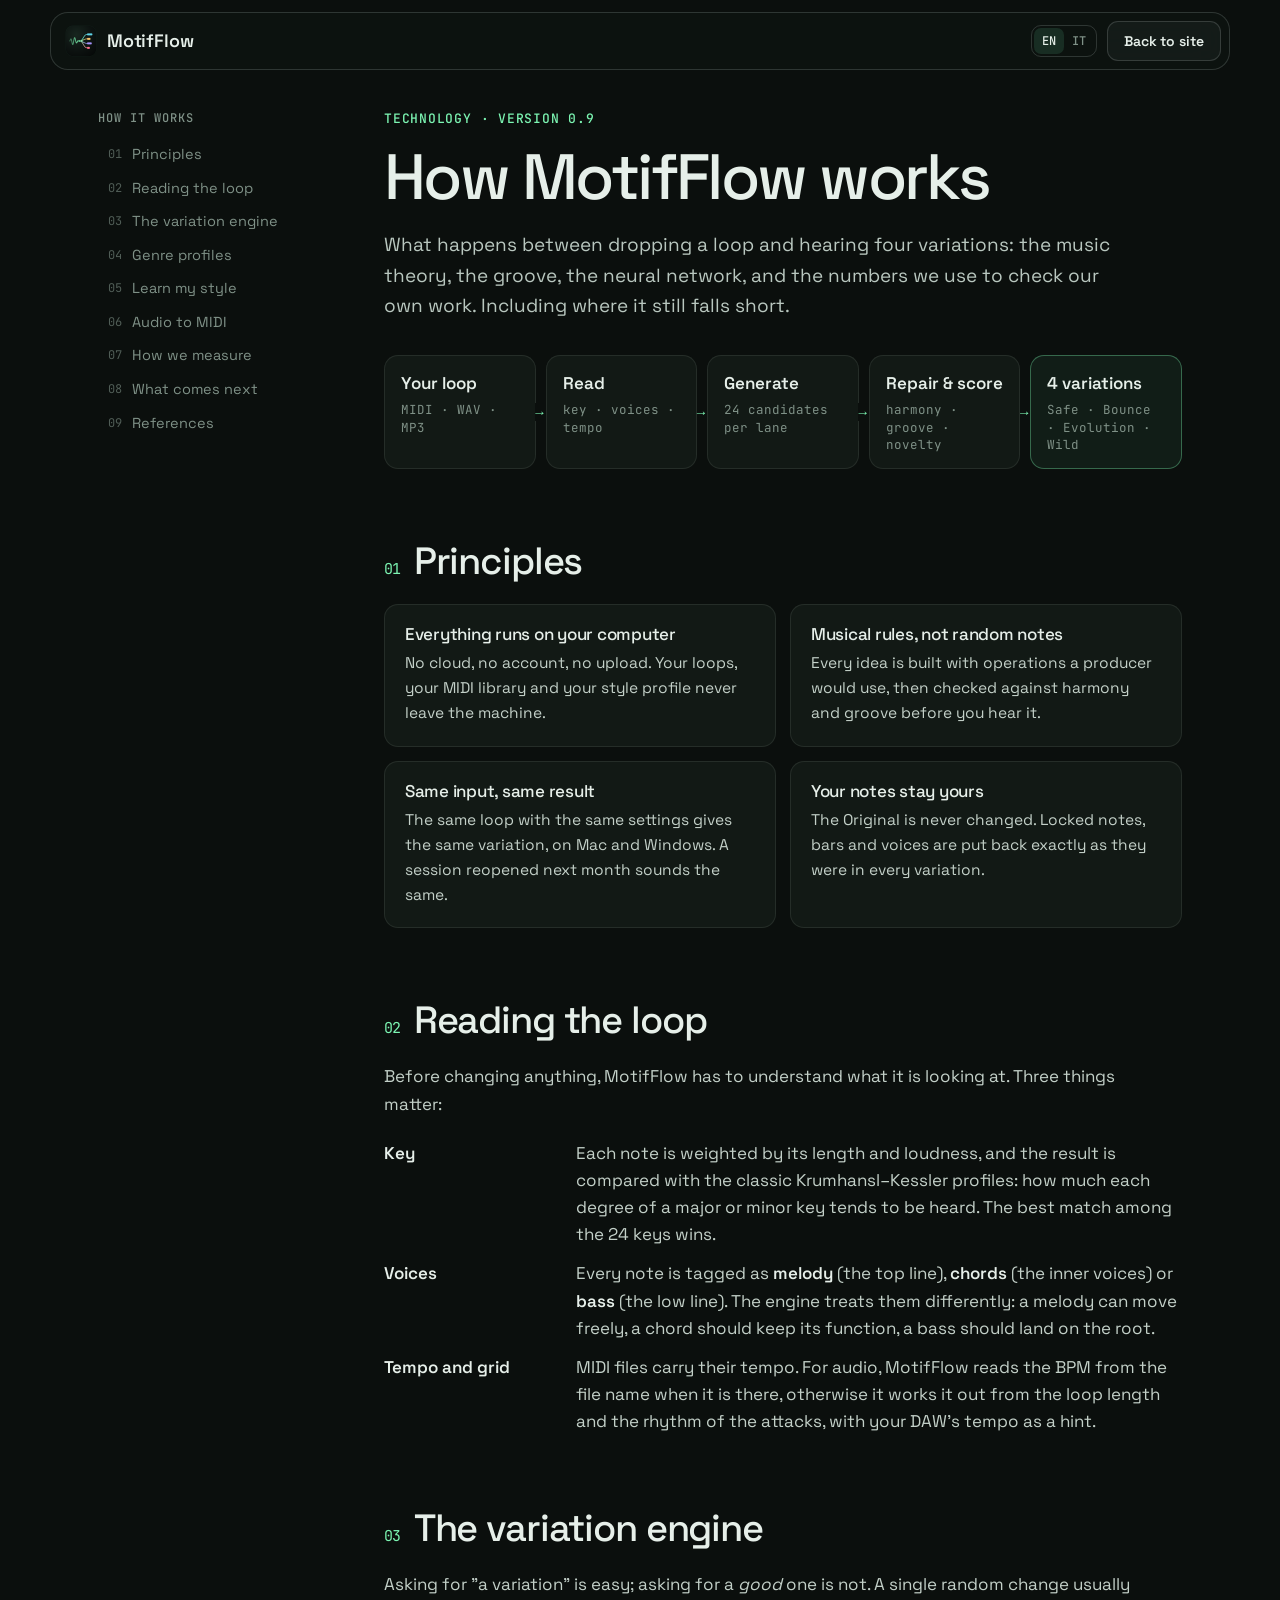
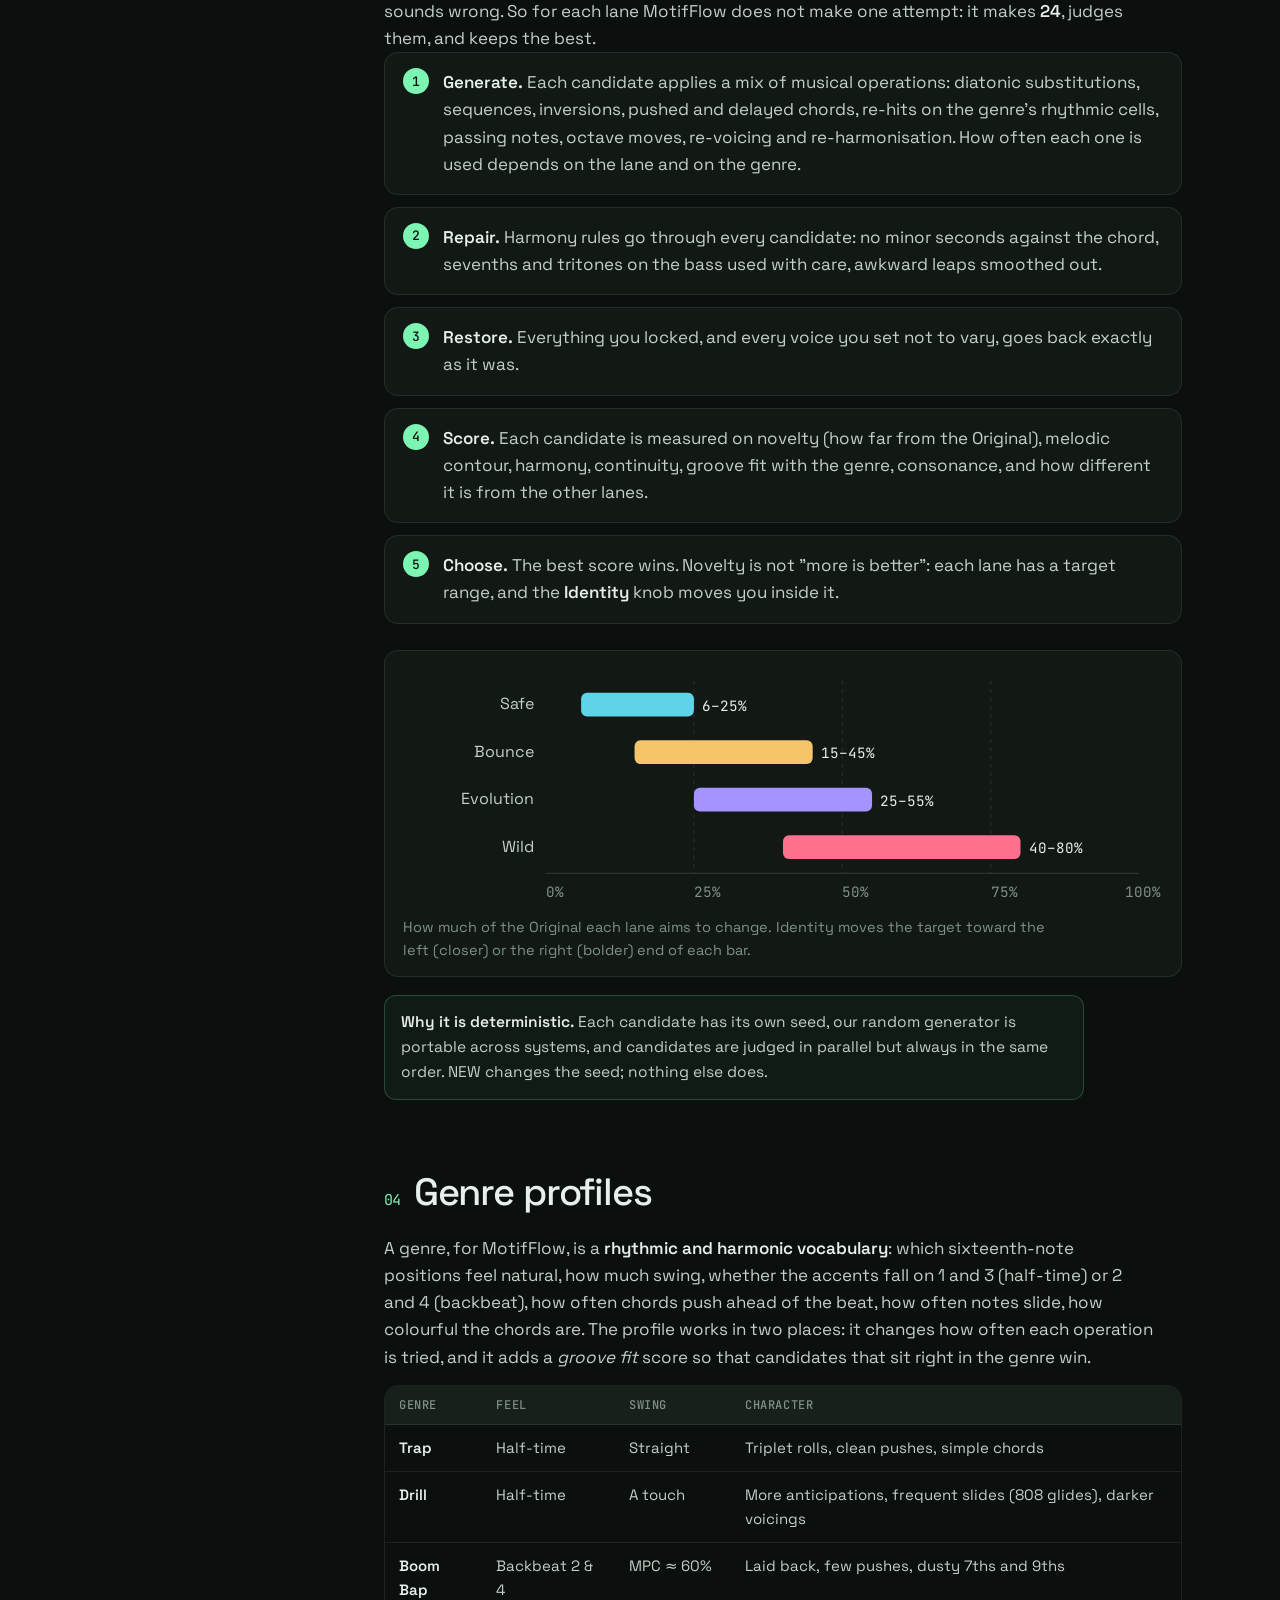
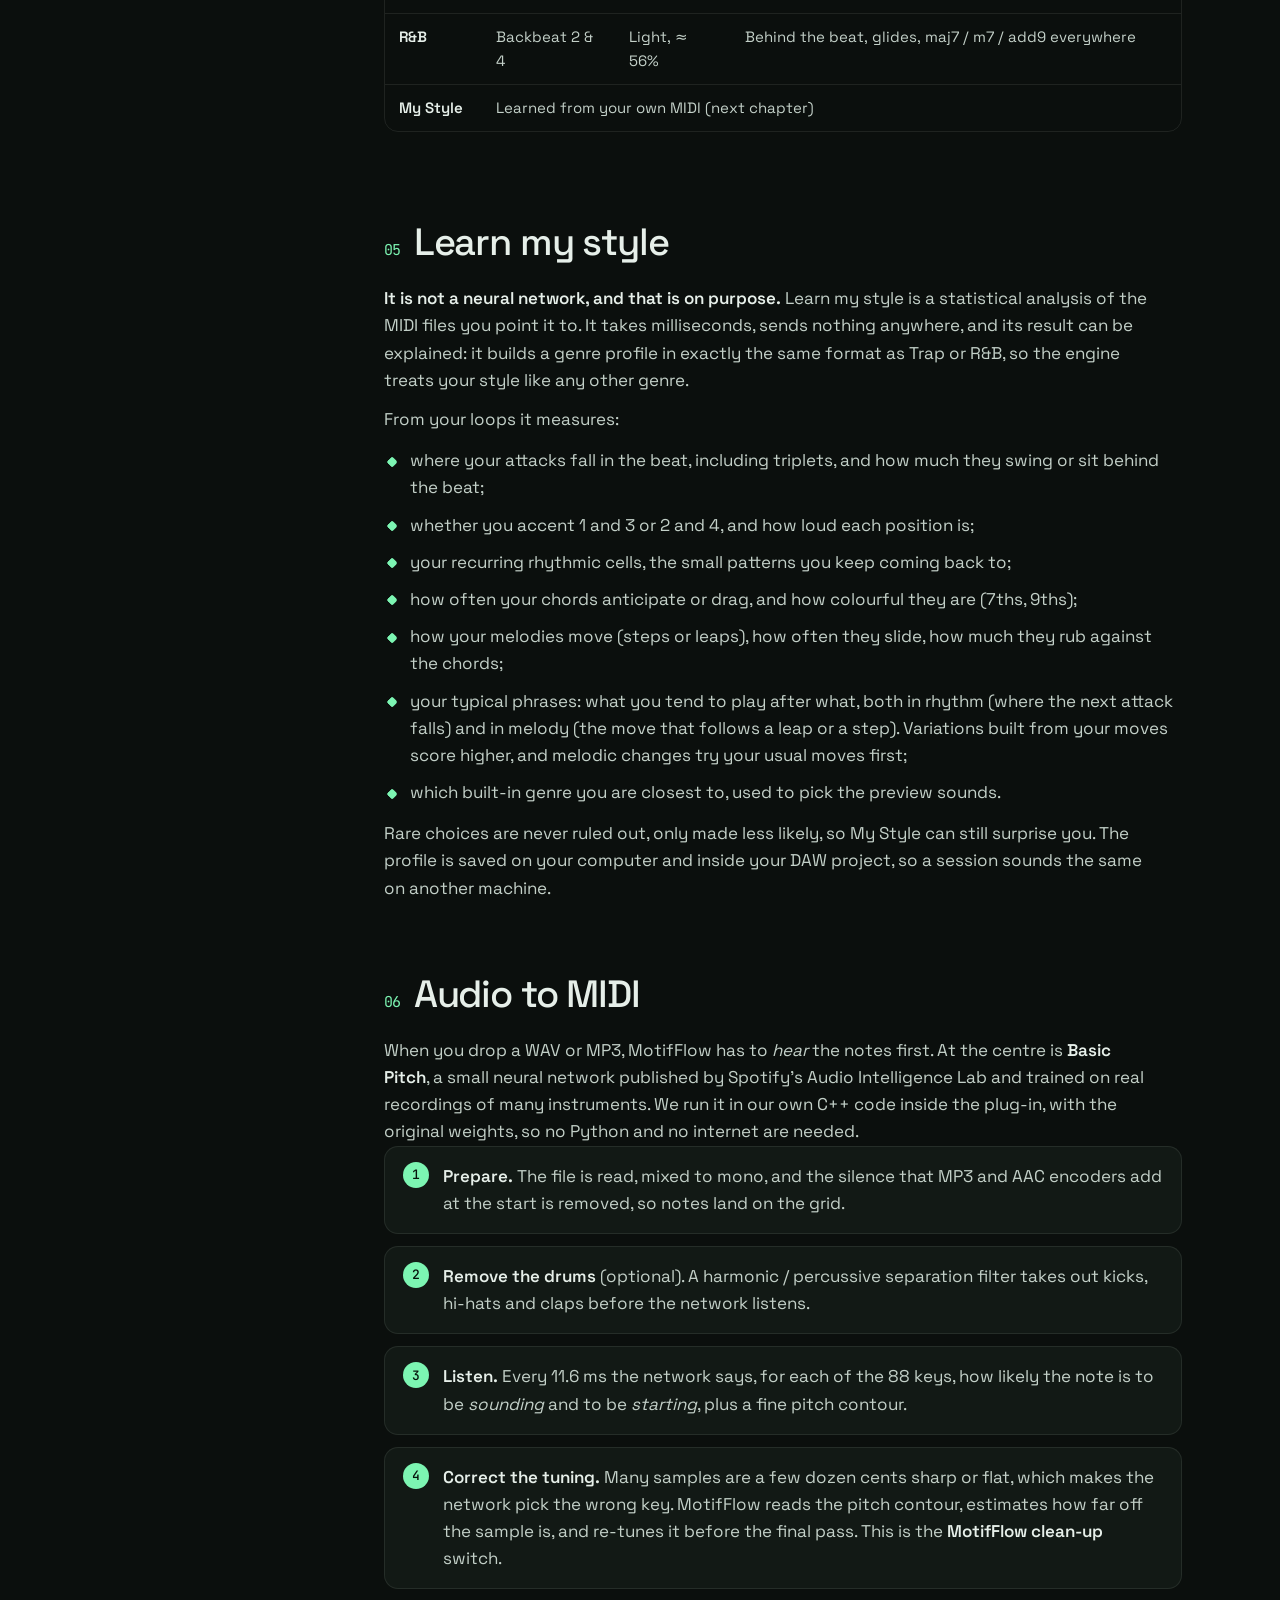
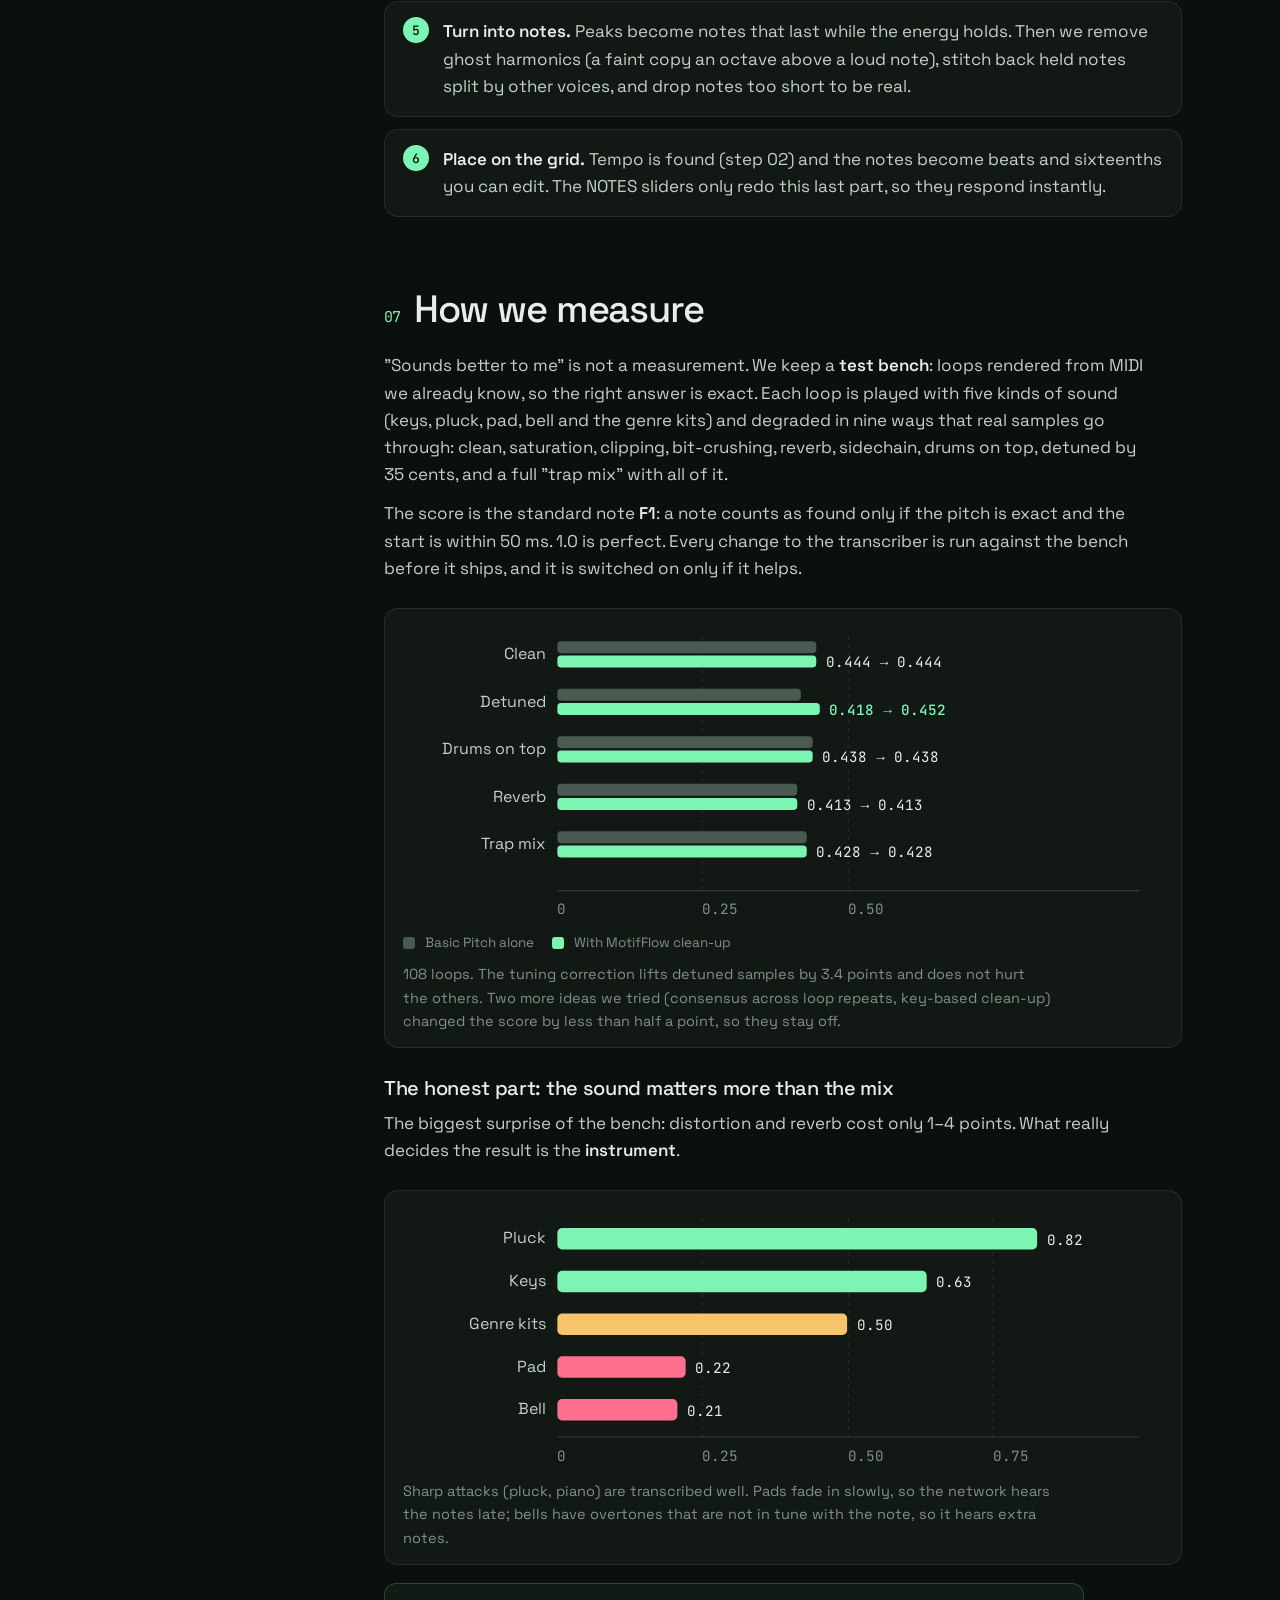
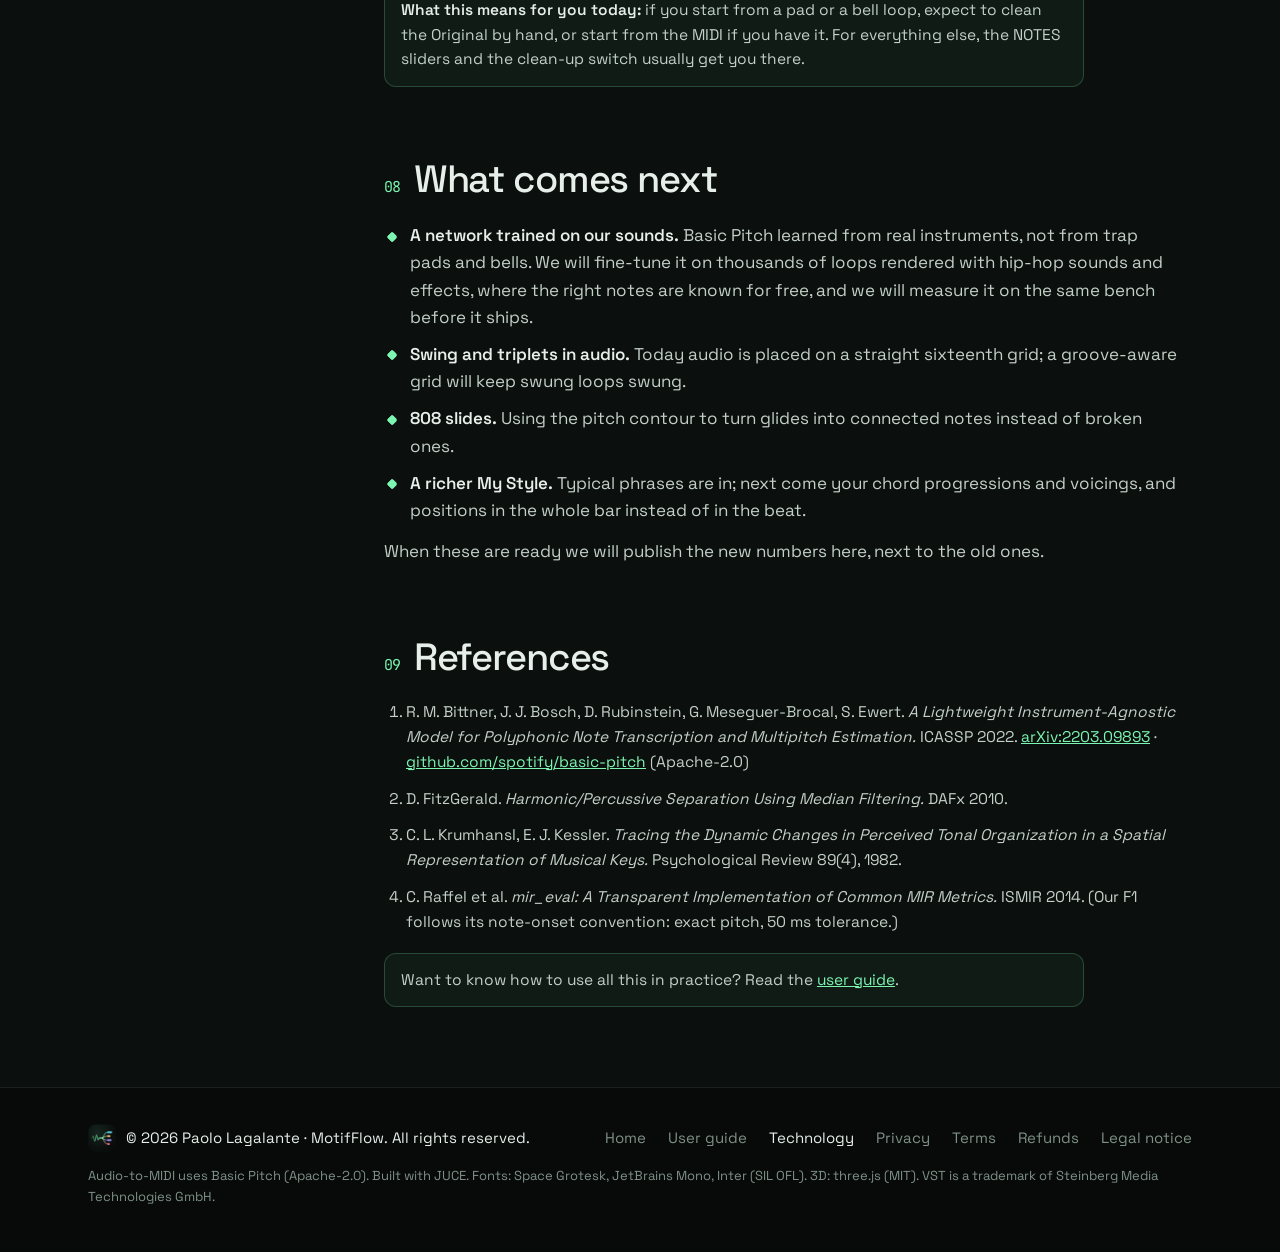
<file: how-it-works.html>
<!doctype html>
<html lang="en">
<head>
<meta charset="utf-8">
<meta name="viewport" content="width=device-width, initial-scale=1, viewport-fit=cover">
<meta http-equiv="Content-Security-Policy" content="default-src 'self'; script-src 'self'; style-src 'self'; img-src 'self' data:; font-src 'self'; media-src 'self'; connect-src 'self'; object-src 'none'; base-uri 'self'; form-action 'none'; upgrade-insecure-requests">
<meta name="referrer" content="strict-origin-when-cross-origin">
<meta name="theme-color" content="#0b0f0d">
<title>How MotifFlow works — the technology</title>
<meta name="description" content="Inside MotifFlow: how the variation engine builds and scores ideas, how genre profiles and Learn my style shape the groove, how audio becomes MIDI, and how we measure it.">
<link rel="canonical" href="https://dantesk.github.io/motifflow-site/how-it-works.html">
<meta property="og:type" content="article">
<meta property="og:site_name" content="MotifFlow">
<meta property="og:url" content="https://dantesk.github.io/motifflow-site/how-it-works.html">
<meta property="og:title" content="How MotifFlow works">
<meta property="og:description" content="The variation engine, genre profiles, Learn my style and audio-to-MIDI, explained, with our measurements and their limits.">
<meta property="og:image" content="https://dantesk.github.io/motifflow-site/assets/og-image.png">
<link rel="icon" type="image/png" sizes="32x32" href="assets/favicon-32.png">
<link rel="icon" type="image/svg+xml" href="assets/motifflow_icon.svg">
<link rel="apple-touch-icon" href="assets/apple-touch-icon.png">
<link rel="preload" href="assets/fonts/space-grotesk-latin-400-normal.woff2" as="font" type="font/woff2" crossorigin>
<link rel="stylesheet" href="styles.css">
</head>
<body class="guide-page" data-title-en="How MotifFlow works — the technology" data-title-it="Come funziona MotifFlow — la tecnologia">
<a class="skip" href="#content"><span class="l-en">Skip to content</span><span class="l-it" lang="it">Vai al contenuto</span></a>

<header class="nav scrolled">
  <a class="brand" href="index.html"><img src="assets/motifflow_icon_256.png" alt="" width="32" height="32"><span>MotifFlow</span></a>
  <div class="nav-end">
    <div class="lang" role="group" aria-label="Language">
      <button type="button" data-lang="en" aria-pressed="true">EN</button>
      <button type="button" data-lang="it" aria-pressed="false">IT</button>
    </div>
    <a class="btn btn-ghost btn-sm" href="index.html"><span class="l-en">Back to site</span><span class="l-it" lang="it">Torna al sito</span></a>
  </div>
</header>

<div class="guide">
  <nav class="guide-toc" aria-label="Contents">
    <p class="toc-title"><span class="l-en">How it works</span><span class="l-it" lang="it">Come funziona</span></p>
    <ol>
      <li><a href="#principles"><span class="l-en">Principles</span><span class="l-it" lang="it">Principi</span></a></li>
      <li><a href="#reading"><span class="l-en">Reading the loop</span><span class="l-it" lang="it">Leggere il loop</span></a></li>
      <li><a href="#engine"><span class="l-en">The variation engine</span><span class="l-it" lang="it">Il motore delle variazioni</span></a></li>
      <li><a href="#genres"><span class="l-en">Genre profiles</span><span class="l-it" lang="it">Profili di genere</span></a></li>
      <li><a href="#style"><span class="l-en">Learn my style</span><span class="l-it" lang="it">Impara il mio stile</span></a></li>
      <li><a href="#audio"><span class="l-en">Audio to MIDI</span><span class="l-it" lang="it">Audio in MIDI</span></a></li>
      <li><a href="#measure"><span class="l-en">How we measure</span><span class="l-it" lang="it">Come misuriamo</span></a></li>
      <li><a href="#next"><span class="l-en">What comes next</span><span class="l-it" lang="it">Prossimi passi</span></a></li>
      <li><a href="#refs"><span class="l-en">References</span><span class="l-it" lang="it">Riferimenti</span></a></li>
    </ol>
  </nav>

  <main id="content" class="guide-body">

    <header class="guide-head">
      <p class="eyebrow"><span class="l-en">Technology · version 0.9</span><span class="l-it" lang="it">Tecnologia · versione 0.9</span></p>
      <h1><span class="l-en">How MotifFlow works</span><span class="l-it" lang="it">Come funziona MotifFlow</span></h1>
      <p class="lead l-en">What happens between dropping a loop and hearing four variations: the music theory, the groove, the neural network, and the numbers we use to check our own work. Including where it still falls short.</p>
      <p class="lead l-it" lang="it">Cosa succede tra il momento in cui trascini un loop e quello in cui senti quattro variazioni: la teoria musicale, il groove, la rete neurale e i numeri con cui controlliamo il nostro lavoro. Compreso dove non è ancora abbastanza.</p>
      <ol class="flow" aria-label="Pipeline">
        <li><span class="l-en">Your loop</span><span class="l-it" lang="it">Il tuo loop</span><small>MIDI · WAV · MP3</small></li>
        <li><span class="l-en">Read</span><span class="l-it" lang="it">Lettura</span><small><span class="l-en">key · voices · tempo</span><span class="l-it" lang="it">tonalità · voci · tempo</span></small></li>
        <li><span class="l-en">Generate</span><span class="l-it" lang="it">Genera</span><small><span class="l-en">24 candidates per lane</span><span class="l-it" lang="it">24 candidate per corsia</span></small></li>
        <li><span class="l-en">Repair &amp; score</span><span class="l-it" lang="it">Ripara e valuta</span><small><span class="l-en">harmony · groove · novelty</span><span class="l-it" lang="it">armonia · groove · novità</span></small></li>
        <li class="flow-end"><span class="l-en">4 variations</span><span class="l-it" lang="it">4 variazioni</span><small>Safe · Bounce · Evolution · Wild</small></li>
      </ol>
    </header>

    <!-- 1 -->
    <section id="principles" class="g-sec cards-2">
      <h2><span class="num">01</span><span class="l-en">Principles</span><span class="l-it" lang="it">Principi</span></h2>
      <div class="cards l-en">
        <div class="card"><h3>Everything runs on your computer</h3><p>No cloud, no account, no upload. Your loops, your MIDI library and your style profile never leave the machine.</p></div>
        <div class="card"><h3>Musical rules, not random notes</h3><p>Every idea is built with operations a producer would use, then checked against harmony and groove before you hear it.</p></div>
        <div class="card"><h3>Same input, same result</h3><p>The same loop with the same settings gives the same variation, on Mac and Windows. A session reopened next month sounds the same.</p></div>
        <div class="card"><h3>Your notes stay yours</h3><p>The Original is never changed. Locked notes, bars and voices are put back exactly as they were in every variation.</p></div>
      </div>
      <div class="cards l-it" lang="it">
        <div class="card"><h3>Tutto gira sul tuo computer</h3><p>Niente cloud, niente account, niente upload. I tuoi loop, la tua libreria MIDI e il tuo profilo di stile non lasciano mai la macchina.</p></div>
        <div class="card"><h3>Regole musicali, non note a caso</h3><p>Ogni idea nasce da operazioni che userebbe un producer e viene controllata su armonia e groove prima che tu la senta.</p></div>
        <div class="card"><h3>Stesso input, stesso risultato</h3><p>Lo stesso loop con le stesse impostazioni dà la stessa variazione, su Mac e su Windows. Una sessione riaperta tra un mese suona uguale.</p></div>
        <div class="card"><h3>Le tue note restano tue</h3><p>L'Originale non viene mai modificato. Note, battute e voci bloccate tornano identiche in ogni variazione.</p></div>
      </div>
    </section>

    <!-- 2 -->
    <section id="reading" class="g-sec">
      <h2><span class="num">02</span><span class="l-en">Reading the loop</span><span class="l-it" lang="it">Leggere il loop</span></h2>
      <div class="l-en">
        <p>Before changing anything, MotifFlow has to understand what it is looking at. Three things matter:</p>
        <dl class="defs">
          <dt>Key</dt><dd>Each note is weighted by its length and loudness, and the result is compared with the classic Krumhansl–Kessler profiles: how much each degree of a major or minor key tends to be heard. The best match among the 24 keys wins.</dd>
          <dt>Voices</dt><dd>Every note is tagged as <b>melody</b> (the top line), <b>chords</b> (the inner voices) or <b>bass</b> (the low line). The engine treats them differently: a melody can move freely, a chord should keep its function, a bass should land on the root.</dd>
          <dt>Tempo and grid</dt><dd>MIDI files carry their tempo. For audio, MotifFlow reads the BPM from the file name when it is there, otherwise it works it out from the loop length and the rhythm of the attacks, with your DAW's tempo as a hint.</dd>
        </dl>
      </div>
      <div class="l-it" lang="it">
        <p>Prima di cambiare qualcosa, MotifFlow deve capire cosa ha davanti. Contano tre cose:</p>
        <dl class="defs">
          <dt>Tonalità</dt><dd>Ogni nota viene pesata per durata e volume e il risultato è confrontato con i profili classici di Krumhansl–Kessler: quanto ciascun grado di una tonalità maggiore o minore tende a essere sentito. Vince la tonalità che corrisponde meglio tra le 24 possibili.</dd>
          <dt>Voci</dt><dd>Ogni nota viene etichettata come <b>melodia</b> (la linea più alta), <b>accordi</b> (le voci interne) o <b>basso</b> (la linea più bassa). Il motore le tratta in modo diverso: una melodia può muoversi liberamente, un accordo deve mantenere la sua funzione, un basso deve appoggiarsi sulla fondamentale.</dd>
          <dt>Tempo e griglia</dt><dd>I file MIDI portano il loro tempo. Per l'audio, MotifFlow legge i BPM dal nome del file quando ci sono, altrimenti li ricava dalla lunghezza del loop e dal ritmo degli attacchi, usando il tempo della DAW come suggerimento.</dd>
        </dl>
      </div>
    </section>

    <!-- 3 -->
    <section id="engine" class="g-sec">
      <h2><span class="num">03</span><span class="l-en">The variation engine</span><span class="l-it" lang="it">Il motore delle variazioni</span></h2>
      <div class="l-en">
        <p>Asking for "a variation" is easy; asking for a <i>good</i> one is not. A single random change usually sounds wrong. So for each lane MotifFlow does not make one attempt: it makes <b>24</b>, judges them, and keeps the best.</p>
        <ol class="steps-list">
          <li><b>Generate.</b> Each candidate applies a mix of musical operations: diatonic substitutions, sequences, inversions, pushed and delayed chords, re-hits on the genre's rhythmic cells, passing notes, octave moves, re-voicing and re-harmonisation. How often each one is used depends on the lane and on the genre.</li>
          <li><b>Repair.</b> Harmony rules go through every candidate: no minor seconds against the chord, sevenths and tritones on the bass used with care, awkward leaps smoothed out.</li>
          <li><b>Restore.</b> Everything you locked, and every voice you set not to vary, goes back exactly as it was.</li>
          <li><b>Score.</b> Each candidate is measured on novelty (how far from the Original), melodic contour, harmony, continuity, groove fit with the genre, consonance, and how different it is from the other lanes.</li>
          <li><b>Choose.</b> The best score wins. Novelty is not "more is better": each lane has a target range, and the <b>Identity</b> knob moves you inside it.</li>
        </ol>
      </div>
      <div class="l-it" lang="it">
        <p>Chiedere "una variazione" è facile; chiederne una <i>bella</i> no. Un singolo cambiamento a caso di solito suona sbagliato. Per questo MotifFlow non fa un solo tentativo per corsia: ne fa <b>24</b>, li giudica e tiene il migliore.</p>
        <ol class="steps-list">
          <li><b>Genera.</b> Ogni candidata applica un mix di operazioni musicali: sostituzioni diatoniche, sequenze, inversioni, accordi anticipati e ritardati, re-hit sulle celle ritmiche del genere, note di passaggio, spostamenti d'ottava, rivoicing e riarmonizzazione. Quanto spesso si usa ciascuna dipende dalla corsia e dal genere.</li>
          <li><b>Ripara.</b> Le regole di armonia passano su ogni candidata: niente seconde minori contro l'accordo, settime e tritoni sul basso con cautela, salti scomodi addolciti.</li>
          <li><b>Ripristina.</b> Tutto ciò che hai bloccato, e ogni voce che hai scelto di non variare, torna esattamente com'era.</li>
          <li><b>Valuta.</b> Ogni candidata viene misurata su novità (quanto si allontana dall'Originale), contorno melodico, armonia, continuità, aderenza al groove del genere, consonanza e differenza dalle altre corsie.</li>
          <li><b>Scegli.</b> Vince il punteggio migliore. La novità non è "più è meglio": ogni corsia ha una fascia obiettivo, e la manopola <b>Identità</b> ti sposta al suo interno.</li>
        </ol>
      </div>

      <figure class="chart">
        <svg class="l-en" viewBox="0 0 640 200" role="img" aria-labelledby="nov-en">
          <title id="nov-en">Novelty target range for each lane, as a share of notes changed</title>
          <g class="axis"><line x1="120" y1="172" x2="620" y2="172"/><text x="120" y="192">0%</text><text x="245" y="192">25%</text><text x="370" y="192">50%</text><text x="495" y="192">75%</text><text x="608" y="192">100%</text></g>
          <g class="grid"><line x1="245" y1="10" x2="245" y2="172"/><line x1="370" y1="10" x2="370" y2="172"/><line x1="495" y1="10" x2="495" y2="172"/></g>
          <text class="lbl" x="110" y="34">Safe</text><rect class="c-safe" x="150" y="20" width="95" height="20" rx="5"/><text class="val" x="252" y="35">6–25%</text>
          <text class="lbl" x="110" y="74">Bounce</text><rect class="c-bounce" x="195" y="60" width="150" height="20" rx="5"/><text class="val" x="352" y="75">15–45%</text>
          <text class="lbl" x="110" y="114">Evolution</text><rect class="c-evo" x="245" y="100" width="150" height="20" rx="5"/><text class="val" x="402" y="115">25–55%</text>
          <text class="lbl" x="110" y="154">Wild</text><rect class="c-wild" x="320" y="140" width="200" height="20" rx="5"/><text class="val" x="527" y="155">40–80%</text>
        </svg>
        <svg class="l-it" lang="it" viewBox="0 0 640 200" role="img" aria-labelledby="nov-it">
          <title id="nov-it">Fascia obiettivo di novità per ogni corsia, come quota di note cambiate</title>
          <g class="axis"><line x1="120" y1="172" x2="620" y2="172"/><text x="120" y="192">0%</text><text x="245" y="192">25%</text><text x="370" y="192">50%</text><text x="495" y="192">75%</text><text x="608" y="192">100%</text></g>
          <g class="grid"><line x1="245" y1="10" x2="245" y2="172"/><line x1="370" y1="10" x2="370" y2="172"/><line x1="495" y1="10" x2="495" y2="172"/></g>
          <text class="lbl" x="110" y="34">Safe</text><rect class="c-safe" x="150" y="20" width="95" height="20" rx="5"/><text class="val" x="252" y="35">6–25%</text>
          <text class="lbl" x="110" y="74">Bounce</text><rect class="c-bounce" x="195" y="60" width="150" height="20" rx="5"/><text class="val" x="352" y="75">15–45%</text>
          <text class="lbl" x="110" y="114">Evolution</text><rect class="c-evo" x="245" y="100" width="150" height="20" rx="5"/><text class="val" x="402" y="115">25–55%</text>
          <text class="lbl" x="110" y="154">Wild</text><rect class="c-wild" x="320" y="140" width="200" height="20" rx="5"/><text class="val" x="527" y="155">40–80%</text>
        </svg>
        <figcaption class="l-en">How much of the Original each lane aims to change. Identity moves the target toward the left (closer) or the right (bolder) end of each bar.</figcaption>
        <figcaption class="l-it" lang="it">Quanta parte dell'Originale ogni corsia punta a cambiare. Identità sposta l'obiettivo verso sinistra (più vicino) o verso destra (più audace) dentro ogni barra.</figcaption>
      </figure>

      <p class="note l-en"><b>Why it is deterministic.</b> Each candidate has its own seed, our random generator is portable across systems, and candidates are judged in parallel but always in the same order. NEW changes the seed; nothing else does.</p>
      <p class="note l-it" lang="it"><b>Perché è deterministico.</b> Ogni candidata ha il suo seed, il nostro generatore casuale è identico su tutti i sistemi e le candidate sono valutate in parallelo ma sempre nello stesso ordine. NUOVA cambia il seed; nient'altro lo fa.</p>
    </section>

    <!-- 4 -->
    <section id="genres" class="g-sec">
      <h2><span class="num">04</span><span class="l-en">Genre profiles</span><span class="l-it" lang="it">Profili di genere</span></h2>
      <div class="l-en">
        <p>A genre, for MotifFlow, is a <b>rhythmic and harmonic vocabulary</b>: which sixteenth-note positions feel natural, how much swing, whether the accents fall on 1 and 3 (half-time) or 2 and 4 (backbeat), how often chords push ahead of the beat, how often notes slide, how colourful the chords are. The profile works in two places: it changes how often each operation is tried, and it adds a <i>groove fit</i> score so that candidates that sit right in the genre win.</p>
        <div class="table-wrap">
          <table class="g-table genres">
            <thead><tr><th>Genre</th><th>Feel</th><th>Swing</th><th>Character</th></tr></thead>
            <tbody>
              <tr><td><b>Trap</b></td><td>Half-time</td><td>Straight</td><td>Triplet rolls, clean pushes, simple chords</td></tr>
              <tr><td><b>Drill</b></td><td>Half-time</td><td>A touch</td><td>More anticipations, frequent slides (808 glides), darker voicings</td></tr>
              <tr><td><b>Boom Bap</b></td><td>Backbeat 2 &amp; 4</td><td>MPC ≈ 60%</td><td>Laid back, few pushes, dusty 7ths and 9ths</td></tr>
              <tr><td><b>R&amp;B</b></td><td>Backbeat 2 &amp; 4</td><td>Light, ≈ 56%</td><td>Behind the beat, glides, maj7 / m7 / add9 everywhere</td></tr>
              <tr><td><b>My Style</b></td><td colspan="3">Learned from your own MIDI (next chapter)</td></tr>
            </tbody>
          </table>
        </div>
      </div>
      <div class="l-it" lang="it">
        <p>Per MotifFlow un genere è un <b>vocabolario ritmico e armonico</b>: quali posizioni di sedicesimo suonano naturali, quanto swing, se gli accenti cadono su 1 e 3 (half-time) o su 2 e 4 (backbeat), quanto spesso gli accordi anticipano il beat, quanto spesso le note scivolano, quanto sono colorati gli accordi. Il profilo agisce in due punti: cambia quanto spesso si prova ciascuna operazione e aggiunge un punteggio di <i>aderenza al groove</i>, così vincono le candidate che stanno bene nel genere.</p>
        <div class="table-wrap">
          <table class="g-table genres">
            <thead><tr><th>Genere</th><th>Feel</th><th>Swing</th><th>Carattere</th></tr></thead>
            <tbody>
              <tr><td><b>Trap</b></td><td>Half-time</td><td>Dritto</td><td>Rullate in terzina, anticipi puliti, accordi semplici</td></tr>
              <tr><td><b>Drill</b></td><td>Half-time</td><td>Un tocco</td><td>Più anticipi, slide frequenti (glide dell'808), voicing più scuri</td></tr>
              <tr><td><b>Boom Bap</b></td><td>Backbeat 2 e 4</td><td>MPC ≈ 60%</td><td>Rilassato, pochi anticipi, settime e none "polverose"</td></tr>
              <tr><td><b>R&amp;B</b></td><td>Backbeat 2 e 4</td><td>Leggero, ≈ 56%</td><td>Dietro al beat, glide, maj7 / m7 / add9 ovunque</td></tr>
              <tr><td><b>My Style</b></td><td colspan="3">Imparato dai tuoi MIDI (capitolo successivo)</td></tr>
            </tbody>
          </table>
        </div>
      </div>
    </section>

    <!-- 5 -->
    <section id="style" class="g-sec">
      <h2><span class="num">05</span><span class="l-en">Learn my style</span><span class="l-it" lang="it">Impara il mio stile</span></h2>
      <div class="l-en">
        <p><b>It is not a neural network, and that is on purpose.</b> Learn my style is a statistical analysis of the MIDI files you point it to. It takes milliseconds, sends nothing anywhere, and its result can be explained: it builds a genre profile in exactly the same format as Trap or R&amp;B, so the engine treats your style like any other genre.</p>
        <p>From your loops it measures:</p>
        <ul class="ticks">
          <li>where your attacks fall in the beat, including triplets, and how much they swing or sit behind the beat;</li>
          <li>whether you accent 1 and 3 or 2 and 4, and how loud each position is;</li>
          <li>your recurring rhythmic cells, the small patterns you keep coming back to;</li>
          <li>how often your chords anticipate or drag, and how colourful they are (7ths, 9ths);</li>
          <li>how your melodies move (steps or leaps), how often they slide, how much they rub against the chords;</li>
          <li>your typical phrases: what you tend to play after what, both in rhythm (where the next attack falls) and in melody (the move that follows a leap or a step). Variations built from your moves score higher, and melodic changes try your usual moves first;</li>
          <li>which built-in genre you are closest to, used to pick the preview sounds.</li>
        </ul>
        <p>Rare choices are never ruled out, only made less likely, so My Style can still surprise you. The profile is saved on your computer and inside your DAW project, so a session sounds the same on another machine.</p>
      </div>
      <div class="l-it" lang="it">
        <p><b>Non è una rete neurale, ed è una scelta.</b> Impara il mio stile è un'analisi statistica dei file MIDI che gli indichi. Ci mette pochi millisecondi, non invia niente e il suo risultato si può spiegare: costruisce un profilo di genere nello stesso identico formato di Trap o R&amp;B, quindi il motore tratta il tuo stile come qualsiasi altro genere.</p>
        <p>Dai tuoi loop misura:</p>
        <ul class="ticks">
          <li>dove cadono i tuoi attacchi nel movimento, terzine comprese, e quanto swingano o stanno dietro al beat;</li>
          <li>se accenti 1 e 3 oppure 2 e 4, e quanto forte suoni ogni posizione;</li>
          <li>le tue celle ritmiche ricorrenti, i piccoli schemi a cui torni sempre;</li>
          <li>quanto spesso i tuoi accordi anticipano o ritardano, e quanto sono colorati (settime, none);</li>
          <li>come si muovono le tue melodie (per grado o per salto), quanto spesso scivolano, quanto "sfregano" contro gli accordi;</li>
          <li>le tue frasi tipiche: cosa tendi a suonare dopo cosa, sia nel ritmo (dove cade l'attacco successivo) sia nella melodia (la mossa che segue un salto o un grado). Le variazioni fatte con le tue mosse prendono un punteggio più alto, e i cambi melodici provano prima le tue mosse abituali;</li>
          <li>a quale genere integrato sei più vicino, usato per scegliere i suoni di anteprima.</li>
        </ul>
        <p>Le scelte rare non vengono mai escluse, solo rese meno probabili, così My Style può ancora sorprenderti. Il profilo è salvato sul tuo computer e dentro il progetto della DAW, quindi una sessione suona uguale anche su un'altra macchina.</p>
      </div>
    </section>

    <!-- 6 -->
    <section id="audio" class="g-sec">
      <h2><span class="num">06</span><span class="l-en">Audio to MIDI</span><span class="l-it" lang="it">Audio in MIDI</span></h2>
      <div class="l-en">
        <p>When you drop a WAV or MP3, MotifFlow has to <i>hear</i> the notes first. At the centre is <b>Basic Pitch</b>, a small neural network published by Spotify's Audio Intelligence Lab and trained on real recordings of many instruments. We run it in our own C++ code inside the plug-in, with the original weights, so no Python and no internet are needed.</p>
        <ol class="steps-list">
          <li><b>Prepare.</b> The file is read, mixed to mono, and the silence that MP3 and AAC encoders add at the start is removed, so notes land on the grid.</li>
          <li><b>Remove the drums</b> (optional). A harmonic / percussive separation filter takes out kicks, hi-hats and claps before the network listens.</li>
          <li><b>Listen.</b> Every 11.6 ms the network says, for each of the 88 keys, how likely the note is to be <i>sounding</i> and to be <i>starting</i>, plus a fine pitch contour.</li>
          <li><b>Correct the tuning.</b> Many samples are a few dozen cents sharp or flat, which makes the network pick the wrong key. MotifFlow reads the pitch contour, estimates how far off the sample is, and re-tunes it before the final pass. This is the <b>MotifFlow clean-up</b> switch.</li>
          <li><b>Turn into notes.</b> Peaks become notes that last while the energy holds. Then we remove ghost harmonics (a faint copy an octave above a loud note), stitch back held notes split by other voices, and drop notes too short to be real.</li>
          <li><b>Place on the grid.</b> Tempo is found (step 02) and the notes become beats and sixteenths you can edit. The NOTES sliders only redo this last part, so they respond instantly.</li>
        </ol>
      </div>
      <div class="l-it" lang="it">
        <p>Quando trascini un WAV o un MP3, MotifFlow deve prima <i>sentire</i> le note. Al centro c'è <b>Basic Pitch</b>, una piccola rete neurale pubblicata dall'Audio Intelligence Lab di Spotify e addestrata su registrazioni reali di molti strumenti. La eseguiamo con il nostro codice C++ dentro il plugin, con i pesi originali, quindi non servono né Python né internet.</p>
        <ol class="steps-list">
          <li><b>Prepara.</b> Il file viene letto, portato in mono, e si toglie il silenzio che gli encoder MP3 e AAC aggiungono all'inizio, così le note cadono in griglia.</li>
          <li><b>Togli la batteria</b> (facoltativo). Un filtro di separazione armonico / percussivo toglie cassa, hi-hat e clap prima che la rete ascolti.</li>
          <li><b>Ascolta.</b> Ogni 11,6 ms la rete dice, per ciascuno degli 88 tasti, quanto è probabile che la nota stia <i>suonando</i> e che stia <i>iniziando</i>, più un contorno di intonazione fine.</li>
          <li><b>Correggi l'accordatura.</b> Molti sample sono calanti o crescenti di qualche decina di cent, e questo fa scegliere alla rete il tasto sbagliato. MotifFlow legge il contorno di intonazione, stima di quanto è scordato il sample e lo riaccorda prima del passaggio finale. È l'interruttore <b>Pulizia MotifFlow</b>.</li>
          <li><b>Trasforma in note.</b> I picchi diventano note che durano finché l'energia resta. Poi togliamo gli armonici fantasma (una copia debole un'ottava sopra una nota forte), ricuciamo le note tenute spezzate da altre voci ed eliminiamo le note troppo corte per essere vere.</li>
          <li><b>Metti in griglia.</b> Si trova il tempo (capitolo 02) e le note diventano movimenti e sedicesimi che puoi modificare. Gli slider di REGOLA NOTE rifanno solo quest'ultima parte, per questo rispondono subito.</li>
        </ol>
      </div>
    </section>

    <!-- 7 -->
    <section id="measure" class="g-sec">
      <h2><span class="num">07</span><span class="l-en">How we measure</span><span class="l-it" lang="it">Come misuriamo</span></h2>
      <div class="l-en">
        <p>"Sounds better to me" is not a measurement. We keep a <b>test bench</b>: loops rendered from MIDI we already know, so the right answer is exact. Each loop is played with five kinds of sound (keys, pluck, pad, bell and the genre kits) and degraded in nine ways that real samples go through: clean, saturation, clipping, bit-crushing, reverb, sidechain, drums on top, detuned by 35 cents, and a full "trap mix" with all of it.</p>
        <p>The score is the standard note <b>F1</b>: a note counts as found only if the pitch is exact and the start is within 50 ms. 1.0 is perfect. Every change to the transcriber is run against the bench before it ships, and it is switched on only if it helps.</p>
      </div>
      <div class="l-it" lang="it">
        <p>"Mi sembra che suoni meglio" non è una misura. Teniamo un <b>banco di prova</b>: loop generati da MIDI che conosciamo già, quindi la risposta giusta è esatta. Ogni loop viene suonato con cinque tipi di suono (keys, pluck, pad, bell e i kit dei generi) e rovinato in nove modi che i sample reali subiscono: pulito, saturazione, clipping, bit-crush, riverbero, sidechain, batteria sopra, scordato di 35 cent e un "mix trap" completo con tutto insieme.</p>
        <p>Il punteggio è l'<b>F1</b> standard sulle note: una nota conta come trovata solo se l'altezza è esatta e l'attacco cade entro 50 ms. 1,0 è perfetto. Ogni modifica al trascrittore passa dal banco prima di uscire, e viene attivata solo se aiuta.</p>
      </div>

      <figure class="chart">
        <svg class="l-en" viewBox="0 0 640 250" role="img" aria-labelledby="cond-en">
          <title id="cond-en">Note F1 by condition, Basic Pitch alone versus with MotifFlow clean-up</title>
          <g class="axis"><line x1="130" y1="222" x2="620" y2="222"/><text x="130" y="242">0</text><text x="252" y="242">0.25</text><text x="375" y="242">0.50</text></g>
          <g class="grid"><line x1="252" y1="8" x2="252" y2="222"/><line x1="375" y1="8" x2="375" y2="222"/></g>
          <text class="lbl" x="120" y="27">Clean</text><rect class="c-base" x="130" y="12" width="218" height="10" rx="3"/><rect class="c-mf" x="130" y="24" width="218" height="10" rx="3"/><text class="val" x="356" y="34">0.444 → 0.444</text>
          <text class="lbl" x="120" y="67">Detuned</text><rect class="c-base" x="130" y="52" width="205" height="10" rx="3"/><rect class="c-mf" x="130" y="64" width="221" height="10" rx="3"/><text class="val hi" x="359" y="74">0.418 → 0.452</text>
          <text class="lbl" x="120" y="107">Drums on top</text><rect class="c-base" x="130" y="92" width="215" height="10" rx="3"/><rect class="c-mf" x="130" y="104" width="215" height="10" rx="3"/><text class="val" x="353" y="114">0.438 → 0.438</text>
          <text class="lbl" x="120" y="147">Reverb</text><rect class="c-base" x="130" y="132" width="202" height="10" rx="3"/><rect class="c-mf" x="130" y="144" width="202" height="10" rx="3"/><text class="val" x="340" y="154">0.413 → 0.413</text>
          <text class="lbl" x="120" y="187">Trap mix</text><rect class="c-base" x="130" y="172" width="210" height="10" rx="3"/><rect class="c-mf" x="130" y="184" width="210" height="10" rx="3"/><text class="val" x="348" y="194">0.428 → 0.428</text>
        </svg>
        <svg class="l-it" lang="it" viewBox="0 0 640 250" role="img" aria-labelledby="cond-it">
          <title id="cond-it">F1 sulle note per condizione, Basic Pitch da solo contro Pulizia MotifFlow</title>
          <g class="axis"><line x1="130" y1="222" x2="620" y2="222"/><text x="130" y="242">0</text><text x="252" y="242">0,25</text><text x="375" y="242">0,50</text></g>
          <g class="grid"><line x1="252" y1="8" x2="252" y2="222"/><line x1="375" y1="8" x2="375" y2="222"/></g>
          <text class="lbl" x="120" y="27">Pulito</text><rect class="c-base" x="130" y="12" width="218" height="10" rx="3"/><rect class="c-mf" x="130" y="24" width="218" height="10" rx="3"/><text class="val" x="356" y="34">0,444 → 0,444</text>
          <text class="lbl" x="120" y="67">Scordato</text><rect class="c-base" x="130" y="52" width="205" height="10" rx="3"/><rect class="c-mf" x="130" y="64" width="221" height="10" rx="3"/><text class="val hi" x="359" y="74">0,418 → 0,452</text>
          <text class="lbl" x="120" y="107">Con batteria</text><rect class="c-base" x="130" y="92" width="215" height="10" rx="3"/><rect class="c-mf" x="130" y="104" width="215" height="10" rx="3"/><text class="val" x="353" y="114">0,438 → 0,438</text>
          <text class="lbl" x="120" y="147">Riverbero</text><rect class="c-base" x="130" y="132" width="202" height="10" rx="3"/><rect class="c-mf" x="130" y="144" width="202" height="10" rx="3"/><text class="val" x="340" y="154">0,413 → 0,413</text>
          <text class="lbl" x="120" y="187">Mix trap</text><rect class="c-base" x="130" y="172" width="210" height="10" rx="3"/><rect class="c-mf" x="130" y="184" width="210" height="10" rx="3"/><text class="val" x="348" y="194">0,428 → 0,428</text>
        </svg>
        <p class="legend"><span class="sw sw-base"></span><span class="l-en">Basic Pitch alone</span><span class="l-it" lang="it">Basic Pitch da solo</span><span class="sw sw-mf"></span><span class="l-en">With MotifFlow clean-up</span><span class="l-it" lang="it">Con Pulizia MotifFlow</span></p>
        <figcaption class="l-en">108 loops. The tuning correction lifts detuned samples by 3.4 points and does not hurt the others. Two more ideas we tried (consensus across loop repeats, key-based clean-up) changed the score by less than half a point, so they stay off.</figcaption>
        <figcaption class="l-it" lang="it">108 loop. La correzione dell'accordatura alza i sample scordati di 3,4 punti e non peggiora gli altri. Altre due idee che abbiamo provato (consenso tra le ripetizioni del loop, pulizia basata sulla tonalità) hanno cambiato il punteggio di meno di mezzo punto, quindi restano spente.</figcaption>
      </figure>

      <div class="l-en">
        <h3>The honest part: the sound matters more than the mix</h3>
        <p>The biggest surprise of the bench: distortion and reverb cost only 1–4 points. What really decides the result is the <b>instrument</b>.</p>
      </div>
      <div class="l-it" lang="it">
        <h3>La parte onesta: conta più il suono del mix</h3>
        <p>La sorpresa più grande del banco: distorsione e riverbero costano solo 1–4 punti. Quello che decide davvero il risultato è lo <b>strumento</b>.</p>
      </div>

      <figure class="chart">
        <svg class="l-en" viewBox="0 0 640 220" role="img" aria-labelledby="snd-en">
          <title id="snd-en">Note F1 by sound, with MotifFlow clean-up</title>
          <g class="axis"><line x1="130" y1="192" x2="620" y2="192"/><text x="130" y="212">0</text><text x="252" y="212">0.25</text><text x="375" y="212">0.50</text><text x="497" y="212">0.75</text></g>
          <g class="grid"><line x1="252" y1="8" x2="252" y2="192"/><line x1="375" y1="8" x2="375" y2="192"/><line x1="497" y1="8" x2="497" y2="192"/></g>
          <text class="lbl" x="120" y="29">Pluck</text><rect class="c-good" x="130" y="16" width="404" height="18" rx="4"/><text class="val" x="542" y="30">0.82</text>
          <text class="lbl" x="120" y="65">Keys</text><rect class="c-good" x="130" y="52" width="311" height="18" rx="4"/><text class="val" x="449" y="66">0.63</text>
          <text class="lbl" x="120" y="101">Genre kits</text><rect class="c-mid" x="130" y="88" width="244" height="18" rx="4"/><text class="val" x="382" y="102">0.50</text>
          <text class="lbl" x="120" y="137">Pad</text><rect class="c-bad" x="130" y="124" width="108" height="18" rx="4"/><text class="val" x="246" y="138">0.22</text>
          <text class="lbl" x="120" y="173">Bell</text><rect class="c-bad" x="130" y="160" width="101" height="18" rx="4"/><text class="val" x="239" y="174">0.21</text>
        </svg>
        <svg class="l-it" lang="it" viewBox="0 0 640 220" role="img" aria-labelledby="snd-it">
          <title id="snd-it">F1 sulle note per tipo di suono, con Pulizia MotifFlow</title>
          <g class="axis"><line x1="130" y1="192" x2="620" y2="192"/><text x="130" y="212">0</text><text x="252" y="212">0,25</text><text x="375" y="212">0,50</text><text x="497" y="212">0,75</text></g>
          <g class="grid"><line x1="252" y1="8" x2="252" y2="192"/><line x1="375" y1="8" x2="375" y2="192"/><line x1="497" y1="8" x2="497" y2="192"/></g>
          <text class="lbl" x="120" y="29">Pluck</text><rect class="c-good" x="130" y="16" width="404" height="18" rx="4"/><text class="val" x="542" y="30">0,82</text>
          <text class="lbl" x="120" y="65">Keys</text><rect class="c-good" x="130" y="52" width="311" height="18" rx="4"/><text class="val" x="449" y="66">0,63</text>
          <text class="lbl" x="120" y="101">Kit dei generi</text><rect class="c-mid" x="130" y="88" width="244" height="18" rx="4"/><text class="val" x="382" y="102">0,50</text>
          <text class="lbl" x="120" y="137">Pad</text><rect class="c-bad" x="130" y="124" width="108" height="18" rx="4"/><text class="val" x="246" y="138">0,22</text>
          <text class="lbl" x="120" y="173">Bell</text><rect class="c-bad" x="130" y="160" width="101" height="18" rx="4"/><text class="val" x="239" y="174">0,21</text>
        </svg>
        <figcaption class="l-en">Sharp attacks (pluck, piano) are transcribed well. Pads fade in slowly, so the network hears the notes late; bells have overtones that are not in tune with the note, so it hears extra notes.</figcaption>
        <figcaption class="l-it" lang="it">Gli attacchi netti (pluck, piano) si trascrivono bene. I pad entrano lentamente, quindi la rete sente le note in ritardo; le campane hanno armonici non intonati con la nota, quindi la rete sente note in più.</figcaption>
      </figure>

      <p class="note l-en"><b>What this means for you today:</b> if you start from a pad or a bell loop, expect to clean the Original by hand, or start from the MIDI if you have it. For everything else, the NOTES sliders and the clean-up switch usually get you there.</p>
      <p class="note l-it" lang="it"><b>Cosa significa per te oggi:</b> se parti da un loop di pad o di campane, mettiti in conto di ripulire l'Originale a mano, oppure parti dal MIDI se ce l'hai. Per tutto il resto, gli slider di REGOLA NOTE e l'interruttore di pulizia di solito bastano.</p>
    </section>

    <!-- 8 -->
    <section id="next" class="g-sec">
      <h2><span class="num">08</span><span class="l-en">What comes next</span><span class="l-it" lang="it">Prossimi passi</span></h2>
      <div class="l-en">
        <ul class="ticks">
          <li><b>A network trained on our sounds.</b> Basic Pitch learned from real instruments, not from trap pads and bells. We will fine-tune it on thousands of loops rendered with hip-hop sounds and effects, where the right notes are known for free, and we will measure it on the same bench before it ships.</li>
          <li><b>Swing and triplets in audio.</b> Today audio is placed on a straight sixteenth grid; a groove-aware grid will keep swung loops swung.</li>
          <li><b>808 slides.</b> Using the pitch contour to turn glides into connected notes instead of broken ones.</li>
          <li><b>A richer My Style.</b> Typical phrases are in; next come your chord progressions and voicings, and positions in the whole bar instead of in the beat.</li>
        </ul>
        <p>When these are ready we will publish the new numbers here, next to the old ones.</p>
      </div>
      <div class="l-it" lang="it">
        <ul class="ticks">
          <li><b>Una rete addestrata sui nostri suoni.</b> Basic Pitch ha imparato da strumenti reali, non da pad e campane trap. La riaddestreremo su migliaia di loop generati con suoni ed effetti hip-hop, dove le note giuste sono note in partenza, e la misureremo sullo stesso banco prima di rilasciarla.</li>
          <li><b>Swing e terzine nell'audio.</b> Oggi l'audio viene messo su una griglia dritta di sedicesimi; una griglia che riconosce il groove manterrà swingati i loop swingati.</li>
          <li><b>Slide dell'808.</b> Usare il contorno di intonazione per trasformare i glide in note legate invece che spezzate.</li>
          <li><b>Un My Style più ricco.</b> Le frasi tipiche ci sono già; poi arriveranno le tue progressioni di accordi e i voicing, e le posizioni nell'intera battuta invece che nel movimento.</li>
        </ul>
        <p>Quando saranno pronti pubblicheremo qui i nuovi numeri, accanto a quelli vecchi.</p>
      </div>
    </section>

    <!-- 9 -->
    <section id="refs" class="g-sec">
      <h2><span class="num">09</span><span class="l-en">References</span><span class="l-it" lang="it">Riferimenti</span></h2>
      <ol class="refs">
        <li>R. M. Bittner, J. J. Bosch, D. Rubinstein, G. Meseguer-Brocal, S. Ewert. <i>A Lightweight Instrument-Agnostic Model for Polyphonic Note Transcription and Multipitch Estimation.</i> ICASSP 2022. <a href="https://arxiv.org/abs/2203.09893" rel="noopener">arXiv:2203.09893</a> · <a href="https://github.com/spotify/basic-pitch" rel="noopener">github.com/spotify/basic-pitch</a> (Apache-2.0)</li>
        <li>D. FitzGerald. <i>Harmonic/Percussive Separation Using Median Filtering.</i> DAFx 2010.</li>
        <li>C. L. Krumhansl, E. J. Kessler. <i>Tracing the Dynamic Changes in Perceived Tonal Organization in a Spatial Representation of Musical Keys.</i> Psychological Review 89(4), 1982.</li>
        <li>C. Raffel et al. <i>mir_eval: A Transparent Implementation of Common MIR Metrics.</i> ISMIR 2014. <span class="l-en">(Our F1 follows its note-onset convention: exact pitch, 50 ms tolerance.)</span><span class="l-it" lang="it">(Il nostro F1 segue la sua convenzione sugli attacchi: altezza esatta, tolleranza 50 ms.)</span></li>
      </ol>
      <p class="note l-en">Want to know how to use all this in practice? Read the <a href="guide.html">user guide</a>.</p>
      <p class="note l-it" lang="it">Vuoi sapere come usare tutto questo in pratica? Leggi la <a href="guide.html">guida all'uso</a>.</p>
    </section>

  </main>
</div>

<footer class="footer">
  <div class="wrap footer-inner">
    <div class="footer-brand">
      <img src="assets/motifflow_icon_256.png" alt="" width="28" height="28">
      <span>© <span id="year">2026</span> Paolo Lagalante · MotifFlow. <span class="l-en">All rights reserved.</span><span class="l-it" lang="it">Tutti i diritti riservati.</span></span>
    </div>
    <nav class="footer-links" aria-label="Footer">
      <a href="index.html">Home</a>
      <a href="guide.html"><span class="l-en">User guide</span><span class="l-it" lang="it">Guida all'uso</span></a>
      <a href="how-it-works.html" aria-current="page"><span class="l-en">Technology</span><span class="l-it" lang="it">Tecnologia</span></a>
      <a href="privacy.html">Privacy</a>
      <a href="terms.html"><span class="l-en">Terms</span><span class="l-it" lang="it">Termini</span></a>
      <a href="terms.html#refunds"><span class="l-en">Refunds</span><span class="l-it" lang="it">Rimborsi</span></a>
      <a href="legal.html"><span class="l-en">Legal notice</span><span class="l-it" lang="it">Note legali</span></a>
    </nav>
    <p class="credits"><span class="l-en">Audio-to-MIDI uses Basic Pitch (Apache-2.0). Built with JUCE. Fonts: Space Grotesk, JetBrains Mono, Inter (SIL OFL). 3D: three.js (MIT). VST is a trademark of Steinberg Media Technologies GmbH.</span><span class="l-it" lang="it">L'audio-to-MIDI usa Basic Pitch (Apache-2.0). Realizzato con JUCE. Font: Space Grotesk, JetBrains Mono, Inter (SIL OFL). 3D: three.js (MIT). VST è un marchio di Steinberg Media Technologies GmbH.</span></p>
  </div>
</footer>

<script src="guide.js"></script>
</body>
</html>
</file>
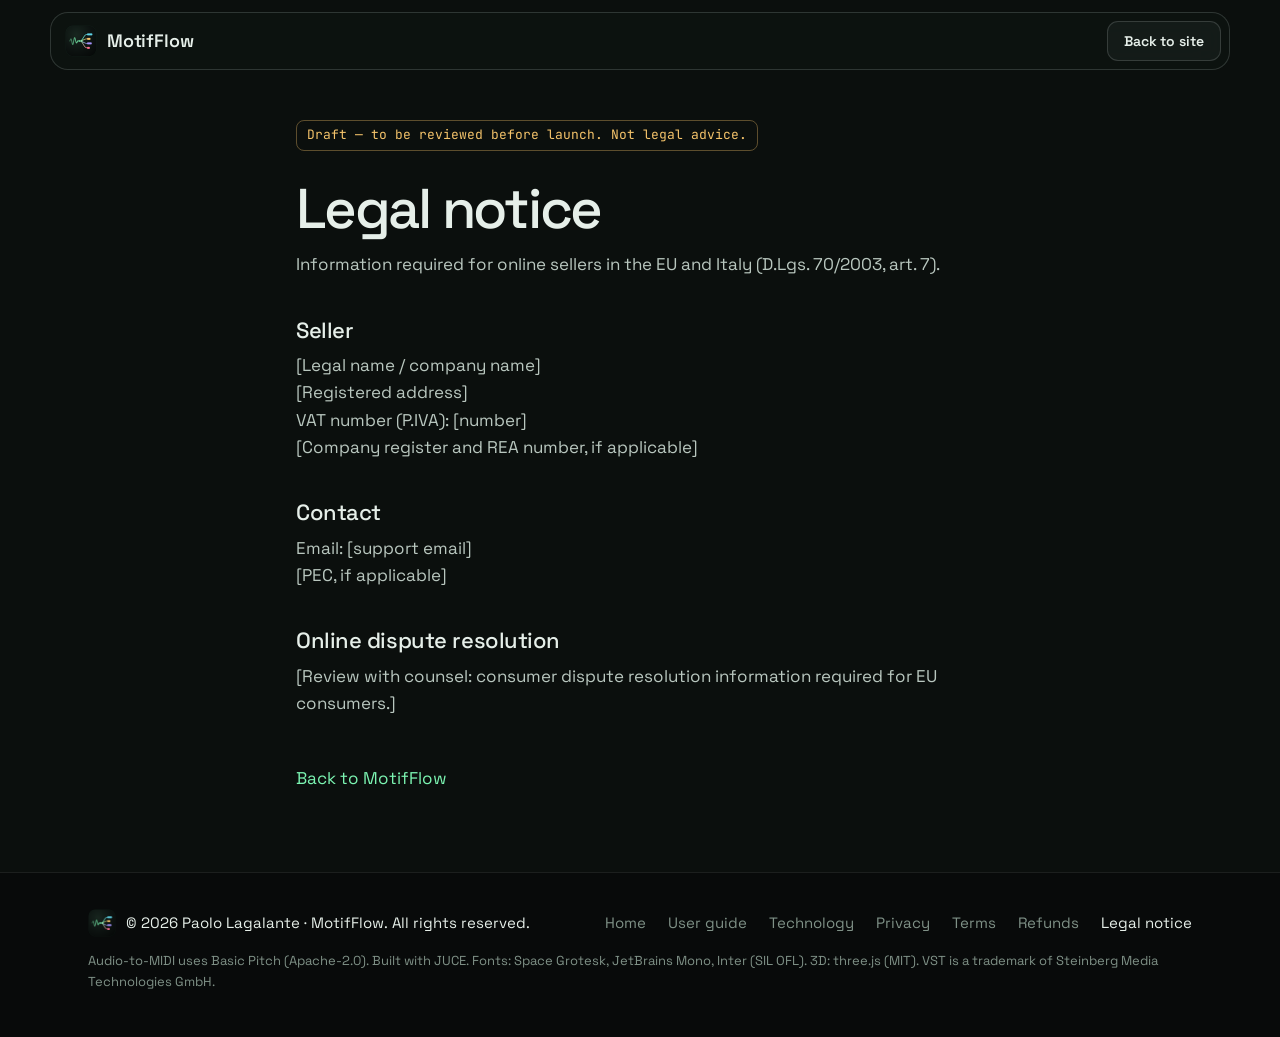
<file: legal.html>
<!doctype html>
<html lang="en">
<head>
<meta charset="utf-8">
<meta name="viewport" content="width=device-width, initial-scale=1">
<meta http-equiv="Content-Security-Policy" content="default-src 'self'; script-src 'self'; style-src 'self'; img-src 'self' data:; font-src 'self'; media-src 'self'; connect-src 'self'; object-src 'none'; base-uri 'self'; form-action 'none'; upgrade-insecure-requests">
<meta name="referrer" content="strict-origin-when-cross-origin">
<title>Legal notice — MotifFlow</title>
<meta name="robots" content="noindex">
<link rel="icon" type="image/png" sizes="32x32" href="assets/favicon-32.png">
<link rel="stylesheet" href="styles.css">
</head>
<body class="legal-page">
<header class="nav scrolled">
  <a class="brand" href="index.html"><img src="assets/motifflow_icon_256.png" alt="" width="32" height="32"><span>MotifFlow</span></a>
  <a class="btn btn-ghost btn-sm" href="index.html"><span class="l-en">Back to site</span><span class="l-it" lang="it">Torna al sito</span></a>
</header>
<main class="legal">
<p class="draft">Draft — to be reviewed before launch. Not legal advice.</p>
<h1>Legal notice</h1>
<p>Information required for online sellers in the EU and Italy (D.Lgs. 70/2003, art. 7).</p>
<h2>Seller</h2>
<p>[Legal name / company name]<br>[Registered address]<br>VAT number (P.IVA): [number]<br>[Company register and REA number, if applicable]</p>
<h2>Contact</h2>
<p>Email: [support email]<br>[PEC, if applicable]</p>
<h2>Online dispute resolution</h2>
<p>[Review with counsel: consumer dispute resolution information required for EU consumers.]</p>
<p class="back-row"><a class="back" href="index.html"><span class="l-en">Back to MotifFlow</span><span class="l-it" lang="it">Torna a MotifFlow</span></a></p>
</main>
<footer class="footer">
  <div class="wrap footer-inner">
    <div class="footer-brand">
      <img src="assets/motifflow_icon_256.png" alt="" width="28" height="28">
      <span>© <span id="year">2026</span> Paolo Lagalante · MotifFlow. <span class="l-en">All rights reserved.</span><span class="l-it" lang="it">Tutti i diritti riservati.</span></span>
    </div>
    <nav class="footer-links" aria-label="Footer">
      <a href="index.html">Home</a>
      <a href="guide.html"><span class="l-en">User guide</span><span class="l-it" lang="it">Guida all'uso</span></a>
      <a href="how-it-works.html"><span class="l-en">Technology</span><span class="l-it" lang="it">Tecnologia</span></a>
      <a href="privacy.html">Privacy</a>
      <a href="terms.html"><span class="l-en">Terms</span><span class="l-it" lang="it">Termini</span></a>
      <a href="terms.html#refunds"><span class="l-en">Refunds</span><span class="l-it" lang="it">Rimborsi</span></a>
      <a href="legal.html" aria-current="page"><span class="l-en">Legal notice</span><span class="l-it" lang="it">Note legali</span></a>
    </nav>
    <p class="credits"><span class="l-en">Audio-to-MIDI uses Basic Pitch (Apache-2.0). Built with JUCE. Fonts: Space Grotesk, JetBrains Mono, Inter (SIL OFL). 3D: three.js (MIT). VST is a trademark of Steinberg Media Technologies GmbH.</span><span class="l-it" lang="it">L'audio-to-MIDI usa Basic Pitch (Apache-2.0). Realizzato con JUCE. Font: Space Grotesk, JetBrains Mono, Inter (SIL OFL). 3D: three.js (MIT). VST è un marchio di Steinberg Media Technologies GmbH.</span></p>
  </div>
</footer>
<script src="site.js"></script>
</body>
</html>
</file>
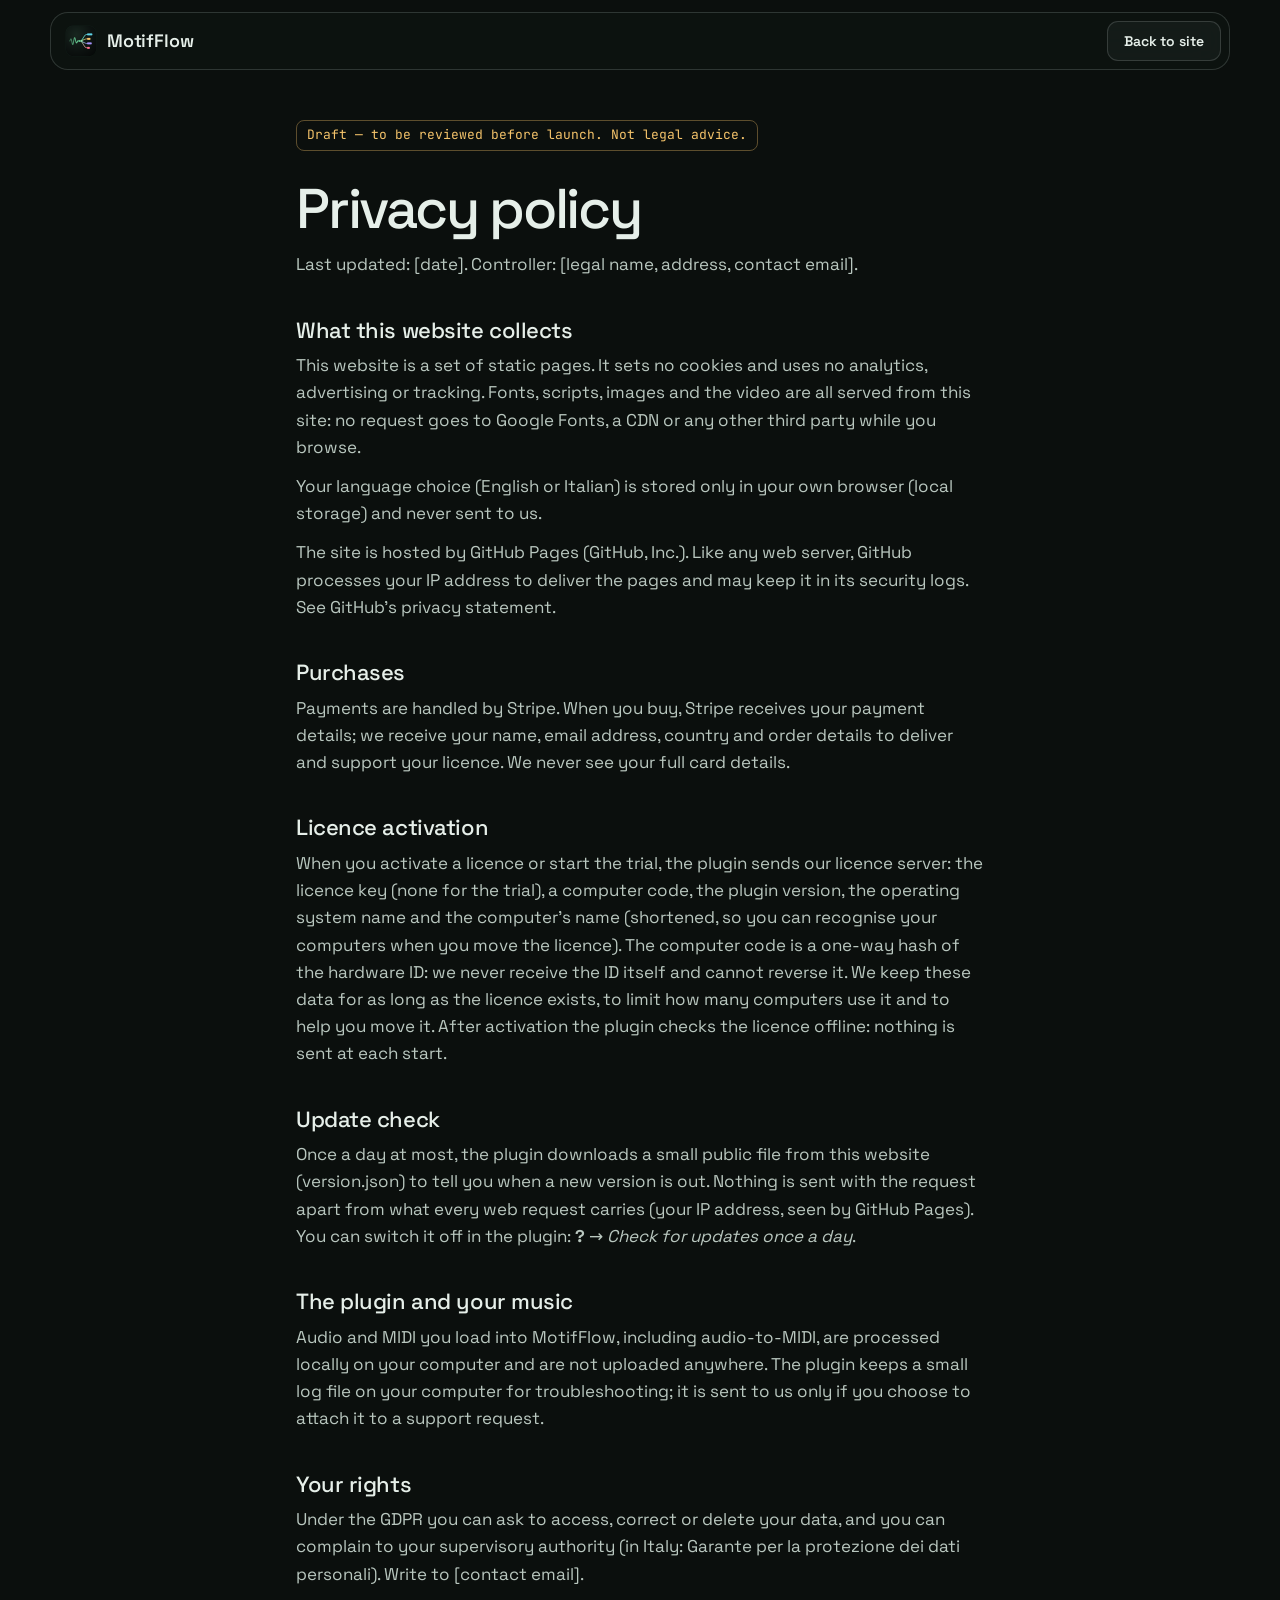
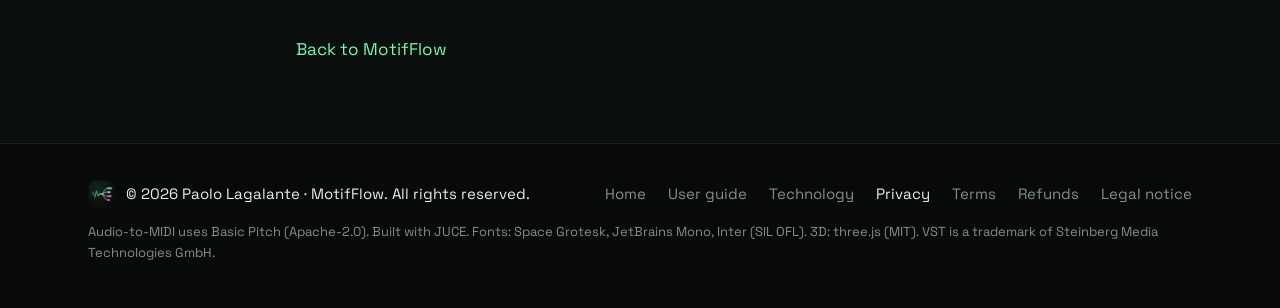
<file: privacy.html>
<!doctype html>
<html lang="en">
<head>
<meta charset="utf-8">
<meta name="viewport" content="width=device-width, initial-scale=1">
<meta http-equiv="Content-Security-Policy" content="default-src 'self'; script-src 'self'; style-src 'self'; img-src 'self' data:; font-src 'self'; media-src 'self'; connect-src 'self'; object-src 'none'; base-uri 'self'; form-action 'none'; upgrade-insecure-requests">
<meta name="referrer" content="strict-origin-when-cross-origin">
<title>Privacy — MotifFlow</title>
<meta name="robots" content="noindex">
<link rel="icon" type="image/png" sizes="32x32" href="assets/favicon-32.png">
<link rel="stylesheet" href="styles.css">
</head>
<body class="legal-page">
<header class="nav scrolled">
  <a class="brand" href="index.html"><img src="assets/motifflow_icon_256.png" alt="" width="32" height="32"><span>MotifFlow</span></a>
  <a class="btn btn-ghost btn-sm" href="index.html"><span class="l-en">Back to site</span><span class="l-it" lang="it">Torna al sito</span></a>
</header>
<main class="legal">
<p class="draft">Draft — to be reviewed before launch. Not legal advice.</p>
<h1>Privacy policy</h1>
<p>Last updated: [date]. Controller: [legal name, address, contact email].</p>
<h2>What this website collects</h2>
<p>This website is a set of static pages. It sets no cookies and uses no analytics, advertising or tracking. Fonts, scripts, images and the video are all served from this site: no request goes to Google Fonts, a CDN or any other third party while you browse.</p>
<p>Your language choice (English or Italian) is stored only in your own browser (local storage) and never sent to us.</p>
<p>The site is hosted by GitHub Pages (GitHub, Inc.). Like any web server, GitHub processes your IP address to deliver the pages and may keep it in its security logs. See GitHub's privacy statement.</p>
<h2>Purchases</h2>
<p>Payments are handled by Stripe. When you buy, Stripe receives your payment details; we receive your name, email address, country and order details to deliver and support your licence. We never see your full card details.</p>
<h2>Licence activation</h2>
<p>When you activate a licence or start the trial, the plugin sends our licence server: the licence key (none for the trial), a computer code, the plugin version, the operating system name and the computer's name (shortened, so you can recognise your computers when you move the licence). The computer code is a one-way hash of the hardware ID: we never receive the ID itself and cannot reverse it. We keep these data for as long as the licence exists, to limit how many computers use it and to help you move it. After activation the plugin checks the licence offline: nothing is sent at each start.</p>
<h2>Update check</h2>
<p>Once a day at most, the plugin downloads a small public file from this website (version.json) to tell you when a new version is out. Nothing is sent with the request apart from what every web request carries (your IP address, seen by GitHub Pages). You can switch it off in the plugin: <b>?</b> → <i>Check for updates once a day</i>.</p>
<h2>The plugin and your music</h2>
<p>Audio and MIDI you load into MotifFlow, including audio-to-MIDI, are processed locally on your computer and are not uploaded anywhere. The plugin keeps a small log file on your computer for troubleshooting; it is sent to us only if you choose to attach it to a support request.</p>
<h2>Your rights</h2>
<p>Under the GDPR you can ask to access, correct or delete your data, and you can complain to your supervisory authority (in Italy: Garante per la protezione dei dati personali). Write to [contact email].</p>
<p class="back-row"><a class="back" href="index.html"><span class="l-en">Back to MotifFlow</span><span class="l-it" lang="it">Torna a MotifFlow</span></a></p>
</main>
<footer class="footer">
  <div class="wrap footer-inner">
    <div class="footer-brand">
      <img src="assets/motifflow_icon_256.png" alt="" width="28" height="28">
      <span>© <span id="year">2026</span> Paolo Lagalante · MotifFlow. <span class="l-en">All rights reserved.</span><span class="l-it" lang="it">Tutti i diritti riservati.</span></span>
    </div>
    <nav class="footer-links" aria-label="Footer">
      <a href="index.html">Home</a>
      <a href="guide.html"><span class="l-en">User guide</span><span class="l-it" lang="it">Guida all'uso</span></a>
      <a href="how-it-works.html"><span class="l-en">Technology</span><span class="l-it" lang="it">Tecnologia</span></a>
      <a href="privacy.html" aria-current="page">Privacy</a>
      <a href="terms.html"><span class="l-en">Terms</span><span class="l-it" lang="it">Termini</span></a>
      <a href="terms.html#refunds"><span class="l-en">Refunds</span><span class="l-it" lang="it">Rimborsi</span></a>
      <a href="legal.html"><span class="l-en">Legal notice</span><span class="l-it" lang="it">Note legali</span></a>
    </nav>
    <p class="credits"><span class="l-en">Audio-to-MIDI uses Basic Pitch (Apache-2.0). Built with JUCE. Fonts: Space Grotesk, JetBrains Mono, Inter (SIL OFL). 3D: three.js (MIT). VST is a trademark of Steinberg Media Technologies GmbH.</span><span class="l-it" lang="it">L'audio-to-MIDI usa Basic Pitch (Apache-2.0). Realizzato con JUCE. Font: Space Grotesk, JetBrains Mono, Inter (SIL OFL). 3D: three.js (MIT). VST è un marchio di Steinberg Media Technologies GmbH.</span></p>
  </div>
</footer>
<script src="site.js"></script>
</body>
</html>
</file>
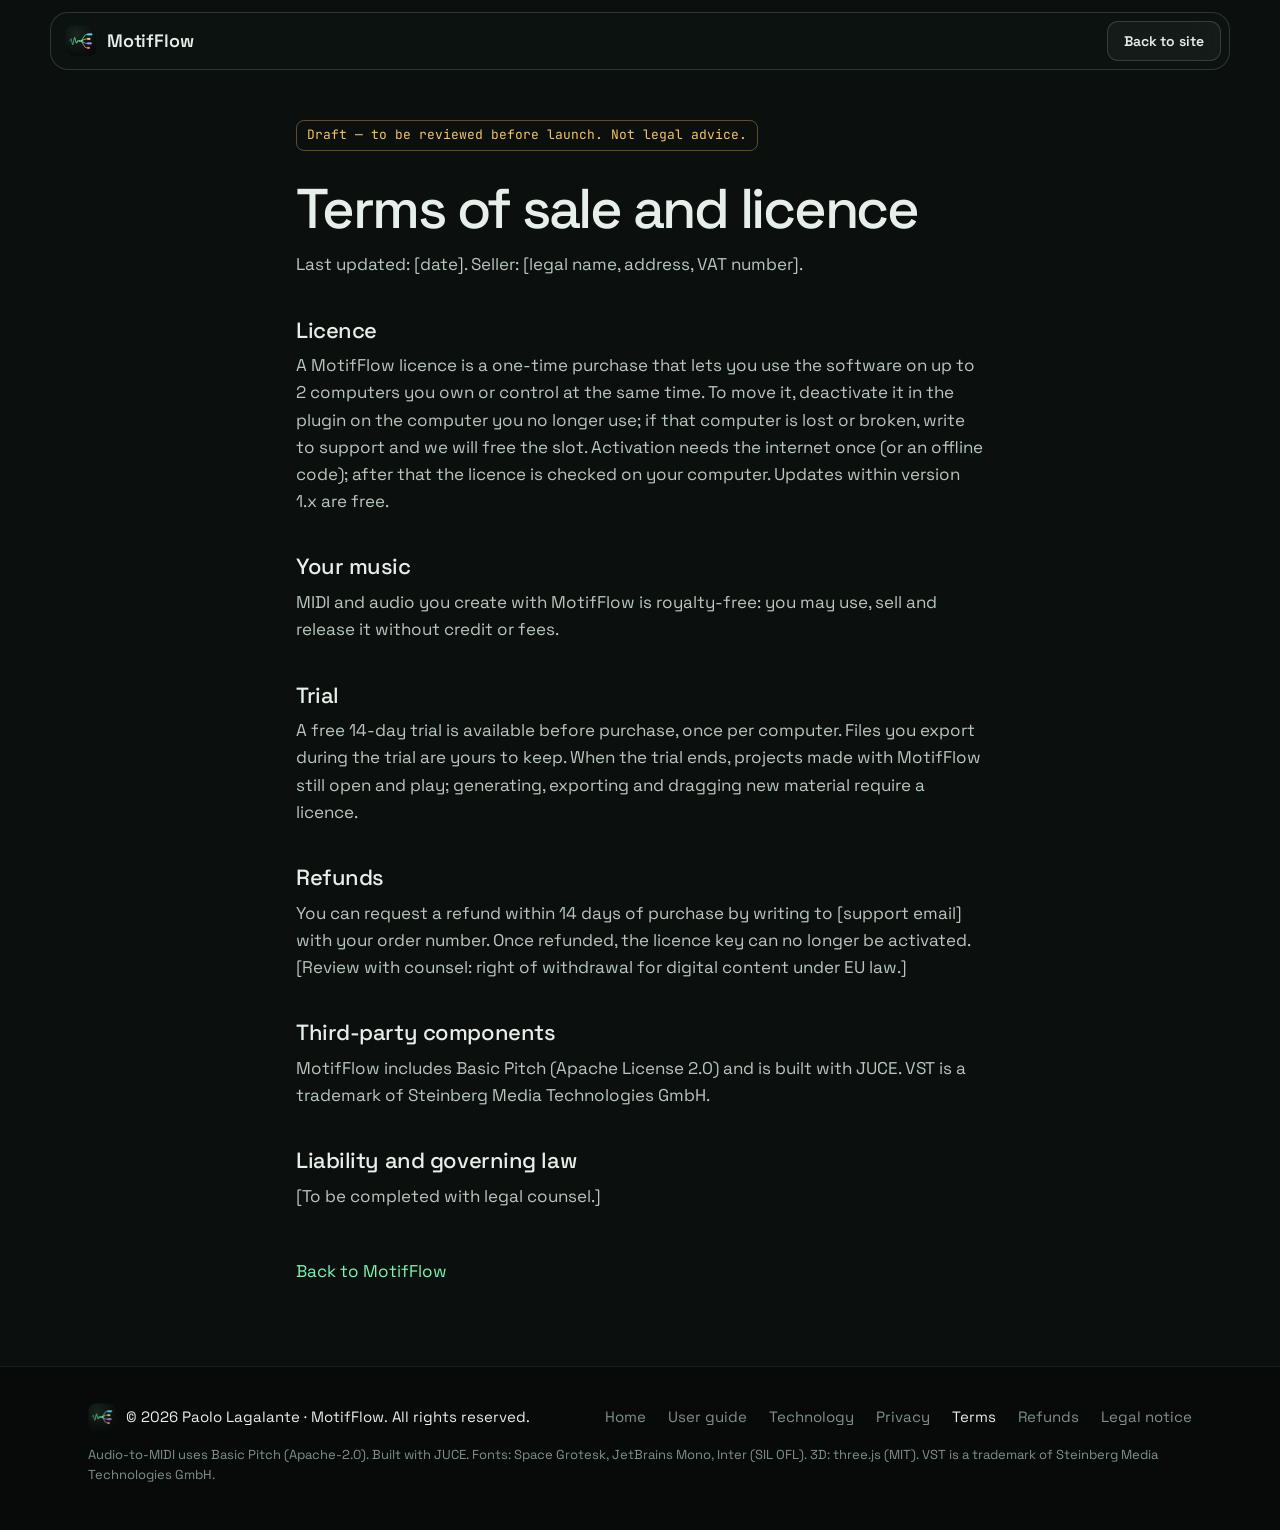
<file: terms.html>
<!doctype html>
<html lang="en">
<head>
<meta charset="utf-8">
<meta name="viewport" content="width=device-width, initial-scale=1">
<meta http-equiv="Content-Security-Policy" content="default-src 'self'; script-src 'self'; style-src 'self'; img-src 'self' data:; font-src 'self'; media-src 'self'; connect-src 'self'; object-src 'none'; base-uri 'self'; form-action 'none'; upgrade-insecure-requests">
<meta name="referrer" content="strict-origin-when-cross-origin">
<title>Terms — MotifFlow</title>
<meta name="robots" content="noindex">
<link rel="icon" type="image/png" sizes="32x32" href="assets/favicon-32.png">
<link rel="stylesheet" href="styles.css">
</head>
<body class="legal-page">
<header class="nav scrolled">
  <a class="brand" href="index.html"><img src="assets/motifflow_icon_256.png" alt="" width="32" height="32"><span>MotifFlow</span></a>
  <a class="btn btn-ghost btn-sm" href="index.html"><span class="l-en">Back to site</span><span class="l-it" lang="it">Torna al sito</span></a>
</header>
<main class="legal">
<p class="draft">Draft — to be reviewed before launch. Not legal advice.</p>
<h1>Terms of sale and licence</h1>
<p>Last updated: [date]. Seller: [legal name, address, VAT number].</p>
<h2>Licence</h2>
<p>A MotifFlow licence is a one-time purchase that lets you use the software on up to 2 computers you own or control at the same time. To move it, deactivate it in the plugin on the computer you no longer use; if that computer is lost or broken, write to support and we will free the slot. Activation needs the internet once (or an offline code); after that the licence is checked on your computer. Updates within version 1.x are free.</p>
<h2>Your music</h2>
<p>MIDI and audio you create with MotifFlow is royalty-free: you may use, sell and release it without credit or fees.</p>
<h2>Trial</h2>
<p>A free 14-day trial is available before purchase, once per computer. Files you export during the trial are yours to keep. When the trial ends, projects made with MotifFlow still open and play; generating, exporting and dragging new material require a licence.</p>
<h2 id="refunds">Refunds</h2>
<p>You can request a refund within 14 days of purchase by writing to [support email] with your order number. Once refunded, the licence key can no longer be activated. [Review with counsel: right of withdrawal for digital content under EU law.]</p>
<h2>Third-party components</h2>
<p>MotifFlow includes Basic Pitch (Apache License 2.0) and is built with JUCE. VST is a trademark of Steinberg Media Technologies GmbH.</p>
<h2>Liability and governing law</h2>
<p>[To be completed with legal counsel.]</p>
<p class="back-row"><a class="back" href="index.html"><span class="l-en">Back to MotifFlow</span><span class="l-it" lang="it">Torna a MotifFlow</span></a></p>
</main>
<footer class="footer">
  <div class="wrap footer-inner">
    <div class="footer-brand">
      <img src="assets/motifflow_icon_256.png" alt="" width="28" height="28">
      <span>© <span id="year">2026</span> Paolo Lagalante · MotifFlow. <span class="l-en">All rights reserved.</span><span class="l-it" lang="it">Tutti i diritti riservati.</span></span>
    </div>
    <nav class="footer-links" aria-label="Footer">
      <a href="index.html">Home</a>
      <a href="guide.html"><span class="l-en">User guide</span><span class="l-it" lang="it">Guida all'uso</span></a>
      <a href="how-it-works.html"><span class="l-en">Technology</span><span class="l-it" lang="it">Tecnologia</span></a>
      <a href="privacy.html">Privacy</a>
      <a href="terms.html" aria-current="page"><span class="l-en">Terms</span><span class="l-it" lang="it">Termini</span></a>
      <a href="terms.html#refunds"><span class="l-en">Refunds</span><span class="l-it" lang="it">Rimborsi</span></a>
      <a href="legal.html"><span class="l-en">Legal notice</span><span class="l-it" lang="it">Note legali</span></a>
    </nav>
    <p class="credits"><span class="l-en">Audio-to-MIDI uses Basic Pitch (Apache-2.0). Built with JUCE. Fonts: Space Grotesk, JetBrains Mono, Inter (SIL OFL). 3D: three.js (MIT). VST is a trademark of Steinberg Media Technologies GmbH.</span><span class="l-it" lang="it">L'audio-to-MIDI usa Basic Pitch (Apache-2.0). Realizzato con JUCE. Font: Space Grotesk, JetBrains Mono, Inter (SIL OFL). 3D: three.js (MIT). VST è un marchio di Steinberg Media Technologies GmbH.</span></p>
  </div>
</footer>
<script src="site.js"></script>
</body>
</html>
</file>
<file: styles.css>
/* MotifFlow — marketing site styles. Palette taken from the plugin UI. */

/* Self-hosted fonts (SIL Open Font License, see assets/fonts/*-OFL.txt):
   no request leaves this site, so visitors' IP addresses are not sent to a font provider. */
@font-face { font-family: "Space Grotesk"; font-style: normal; font-weight: 300; font-display: swap; src: url("assets/fonts/space-grotesk-latin-300-normal.woff2") format("woff2"); }
@font-face { font-family: "Space Grotesk"; font-style: normal; font-weight: 400; font-display: swap; src: url("assets/fonts/space-grotesk-latin-400-normal.woff2") format("woff2"); }
@font-face { font-family: "Space Grotesk"; font-style: normal; font-weight: 500; font-display: swap; src: url("assets/fonts/space-grotesk-latin-500-normal.woff2") format("woff2"); }
@font-face { font-family: "Space Grotesk"; font-style: normal; font-weight: 600; font-display: swap; src: url("assets/fonts/space-grotesk-latin-600-normal.woff2") format("woff2"); }
@font-face { font-family: "Space Grotesk"; font-style: normal; font-weight: 700; font-display: swap; src: url("assets/fonts/space-grotesk-latin-700-normal.woff2") format("woff2"); }
@font-face { font-family: "JetBrains Mono"; font-style: normal; font-weight: 400; font-display: swap; src: url("assets/fonts/jetbrains-mono-latin-400-normal.woff2") format("woff2"); }
@font-face { font-family: "JetBrains Mono"; font-style: normal; font-weight: 500; font-display: swap; src: url("assets/fonts/jetbrains-mono-latin-500-normal.woff2") format("woff2"); }
:root {
  --bg: #0b0f0d;
  --panel: #121915;
  --panel-2: #17201b;
  --line: rgba(230, 239, 233, 0.09);
  --line-2: rgba(230, 239, 233, 0.16);
  --text: #e6efe9;
  --muted: #7f9187;
  --mint: #7cf5b2;
  --mint-ink: #06130c;
  --safe: #5fd4e8;
  --bounce: #f5c46b;
  --evo: #a594ff;
  --wild: #ff6f8e;

  --font: "Space Grotesk", ui-sans-serif, system-ui, -apple-system, "Segoe UI", sans-serif;
  --mono: "JetBrains Mono", ui-monospace, SFMono-Regular, Menlo, Consolas, monospace;

  --gutter: clamp(16px, 4vw, 48px);
  --maxw: 1200px;
  --r-lg: 22px;
  --r-md: 14px;
  --r-sm: 999px;
  color-scheme: dark;
}

*, *::before, *::after { box-sizing: border-box; }
html { scroll-behavior: smooth; -webkit-text-size-adjust: 100%; }
@media (prefers-reduced-motion: reduce) { html { scroll-behavior: auto; } }

body {
  margin: 0;
  background: var(--bg);
  color: var(--text);
  font-family: var(--font);
  font-size: 17px;
  line-height: 1.6;
  font-weight: 400;
  -webkit-font-smoothing: antialiased;
  overflow-x: hidden;
}
img { max-width: 100%; display: block; }
a { color: inherit; }
h1, h2, h3, h4 { margin: 0; font-weight: 500; letter-spacing: -0.02em; line-height: 1.08; }
p { margin: 0; }
::selection { background: var(--mint); color: var(--mint-ink); }
:focus-visible { outline: 2px solid var(--mint); outline-offset: 3px; border-radius: 6px; }

/* ---------- WebGL backdrop ---------- */
#scene {
  position: fixed; inset: 0;
  width: 100%; height: 100%;
  z-index: 0;
  display: block;
  background: radial-gradient(1200px 700px at 70% 40%, #12201a 0%, var(--bg) 60%);
}
.vignette {
  position: fixed; inset: 0; z-index: 1; pointer-events: none;
  background:
    radial-gradient(130% 90% at 50% 50%, transparent 55%, rgba(5, 8, 7, 0.75) 100%),
    linear-gradient(to bottom, rgba(11, 15, 13, 0.0) 70%, rgba(11, 15, 13, 0.55));
}
main, .footer { position: relative; z-index: 2; }

.skip {
  position: fixed; left: 16px; top: -60px; z-index: 50;
  background: var(--mint); color: var(--mint-ink); padding: 8px 14px; border-radius: 8px;
  text-decoration: none; font-weight: 600;
}
.skip:focus { top: 12px; }

.wrap { width: 100%; max-width: var(--maxw); margin: 0 auto; padding: 0 var(--gutter); }

/* ---------- Nav ---------- */
.nav {
  position: fixed; top: 12px; left: 50%; transform: translateX(-50%);
  z-index: 20;
  width: min(calc(100% - 24px), 1180px);
  display: flex; align-items: center; justify-content: space-between; gap: 16px;
  padding: 8px 8px 8px 14px;
  border-radius: 18px;
  background: rgba(18, 25, 21, 0.55);
  border: 1px solid var(--line);
  backdrop-filter: blur(18px) saturate(140%);
  -webkit-backdrop-filter: blur(18px) saturate(140%);
  transition: background .3s, border-color .3s;
}
.nav.scrolled { background: rgba(14, 20, 17, 0.78); border-color: var(--line-2); }
.brand { display: flex; align-items: center; gap: 10px; text-decoration: none; font-weight: 600; letter-spacing: -0.01em; font-size: 18px; }
.brand img { width: 32px; height: 32px; border-radius: 8px; }
.nav-links { display: flex; gap: 4px; }
.nav-links a {
  text-decoration: none; color: var(--muted); font-size: 15px;
  padding: 8px 12px; border-radius: 10px; transition: color .2s, background .2s;
}
.nav-links a:hover { color: var(--text); background: rgba(230, 239, 233, 0.05); }
.nav-end { display: flex; align-items: center; gap: 10px; }
.lang { display: flex; border: 1px solid var(--line-2); border-radius: 10px; padding: 2px; }
.lang button {
  font: 500 12px/1 var(--mono); color: var(--muted); background: none; border: 0;
  padding: 7px 8px; border-radius: 7px; cursor: pointer;
}
.lang button[aria-pressed="true"] { color: var(--text); background: rgba(124, 245, 178, 0.12); }

/* ---------- Buttons ---------- */
.btn {
  display: inline-flex; align-items: center; justify-content: center; gap: 8px;
  height: 52px; padding: 0 24px; border-radius: 14px;
  font: 600 16px/1 var(--font); letter-spacing: -0.005em;
  text-decoration: none; white-space: nowrap; cursor: pointer;
  transition: transform .15s ease, box-shadow .25s ease, background .2s, border-color .2s;
}
.btn-sm { height: 40px; padding: 0 16px; font-size: 14px; border-radius: 11px; }
.btn-wide { width: 100%; }
.btn-buy {
  background: var(--mint); color: var(--mint-ink); border: 0;
  box-shadow: 0 0 0 1px rgba(124, 245, 178, 0.5), 0 10px 40px -10px rgba(124, 245, 178, 0.55);
}
.btn-buy:hover { transform: translateY(-1px); box-shadow: 0 0 0 1px rgba(124, 245, 178, 0.8), 0 14px 50px -10px rgba(124, 245, 178, 0.75); }
.btn-ghost { color: var(--text); background: rgba(230, 239, 233, 0.04); border: 1px solid var(--line-2); }
.btn-ghost:hover { border-color: rgba(124, 245, 178, 0.5); background: rgba(124, 245, 178, 0.06); }

/* ---------- Hero ---------- */
.hero { min-height: 100vh; min-height: 100svh; display: flex; align-items: center; position: relative; padding: 120px 0 80px; }
.hero-title {
  font-size: clamp(56px, 8.6vw, 132px);
  font-weight: 500;
  letter-spacing: -0.055em;
  line-height: 0.9;
  max-width: 11ch;
}
.hero-title span { display: block; }
.hero-title span:last-child {
  background: linear-gradient(92deg, var(--safe) 0%, var(--mint) 30%, var(--bounce) 55%, var(--evo) 75%, var(--wild) 100%);
  -webkit-background-clip: text; background-clip: text; color: transparent;
  padding-bottom: 0.08em;
}
.hero-sub { margin-top: 28px; max-width: 34em; font-size: clamp(17px, 1.6vw, 20px); color: #c3d0c8; }
.hero-cta { margin-top: 36px; display: flex; flex-wrap: wrap; gap: 12px; }
.formats {
  margin-top: 28px; font: 400 13px/1 var(--mono); color: var(--muted);
  display: flex; align-items: center; flex-wrap: wrap; gap: 10px;
}
.formats i { width: 4px; height: 4px; border-radius: 1px; background: var(--mint); opacity: .6; }
.scroll-hint { position: absolute; left: 50%; bottom: 28px; width: 22px; height: 36px; border: 1.5px solid var(--line-2); border-radius: 12px; transform: translateX(-50%); }
.scroll-hint span { position: absolute; left: 50%; top: 7px; width: 3px; height: 7px; margin-left: -1.5px; border-radius: 2px; background: var(--mint); animation: hint 2.2s ease-in-out infinite; }
@keyframes hint { 0%,100% { transform: translateY(0); opacity: 1 } 60% { transform: translateY(12px); opacity: 0 } }

/* ---------- Generic blocks ---------- */
.block { padding: clamp(96px, 16vh, 180px) 0; position: relative; }
.panel-text { max-width: 560px; }
.panel-text.right { margin-left: auto; }
.panel-text h2, .faq-wrap h2, .final h2 { font-size: clamp(36px, 5vw, 64px); letter-spacing: -0.04em; }
.panel-text > p + p, .panel-text > p + ul, .panel-text > ul + p { margin-top: 16px; }
.panel-text h2 + p { margin-top: 20px; }
.lede { color: #b9c7bf; font-size: 19px; max-width: 32em; }
.muted { color: var(--muted); }
.small { font-size: 15px; color: var(--muted); }
.tag { font: 400 13px/1 var(--mono); color: var(--mint); margin-bottom: 18px; }

.glass {
  padding: clamp(24px, 3.5vw, 44px);
  border-radius: var(--r-lg);
  background: linear-gradient(160deg, rgba(23, 32, 27, 0.72), rgba(12, 17, 14, 0.6));
  border: 1px solid var(--line);
  backdrop-filter: blur(14px);
  -webkit-backdrop-filter: blur(14px);
  box-shadow: 0 30px 80px -40px rgba(0, 0, 0, 0.8);
}

.ticks { list-style: none; padding: 0; margin: 22px 0 0; display: grid; gap: 10px; }
.ticks li { position: relative; padding-left: 28px; }
.ticks li::before {
  content: ""; position: absolute; left: 2px; top: 0.62em; width: 12px; height: 6px;
  border-left: 2px solid var(--mint); border-bottom: 2px solid var(--mint);
  transform: translateY(-50%) rotate(-45deg);
}
.attribution {
  margin-top: 18px; padding: 12px 14px; border-radius: 12px;
  font-size: 14px; color: #a9b8b0; background: rgba(124, 245, 178, 0.05); border: 1px solid rgba(124, 245, 178, 0.15);
}

/* ---------- How it works ---------- */
.steps { list-style: none; padding: 0; margin: 56px 0 0; display: grid; grid-template-columns: repeat(3, 1fr); gap: 1px; background: var(--line); border: 1px solid var(--line); border-radius: var(--r-lg); overflow: hidden; }
.step { padding: 28px 28px 32px; background: rgba(11, 15, 13, 0.82); backdrop-filter: blur(10px); -webkit-backdrop-filter: blur(10px); }
.step-n {
  display: inline-grid; place-items: center; width: 34px; height: 34px; border-radius: 10px;
  font: 500 14px/1 var(--mono); color: var(--mint); border: 1px solid rgba(124, 245, 178, 0.35); margin-bottom: 26px;
}
.step h3 { font-size: 24px; margin-bottom: 10px; }
.step p { color: var(--muted); font-size: 16px; }

.demo { margin: 40px 0 0; }
.demo-frame { border-radius: var(--r-lg); border: 1px solid var(--line-2); background: rgba(10, 14, 12, 0.85); overflow: hidden; box-shadow: 0 40px 120px -50px rgba(124, 245, 178, 0.25); }
.demo-bar { display: flex; align-items: center; gap: 7px; padding: 12px 16px; border-bottom: 1px solid var(--line); font: 400 12px/1 var(--mono); color: var(--muted); }
.demo-bar i { width: 10px; height: 10px; border-radius: 50%; background: #26322b; }
.demo-bar span { margin-left: 10px; }
.demo-body { position: relative; aspect-ratio: 16 / 9; display: grid; place-items: center; }
.demo-video { width: 100%; height: 100%; display: block; background: #000; }
.demo-lanes { position: absolute; inset: 22px; display: grid; grid-template-rows: repeat(4, 1fr); gap: 10px; opacity: .35; }
.demo-lanes span {
  border-radius: 8px; border: 1px solid color-mix(in srgb, var(--c) 40%, transparent);
  background: repeating-linear-gradient(90deg, color-mix(in srgb, var(--c) 35%, transparent) 0 22px, transparent 22px 34px, color-mix(in srgb, var(--c) 35%, transparent) 34px 46px, transparent 46px 70px);
  background-size: 140px 40%; background-repeat: repeat-x; background-position: 0 50%;
}
.demo-play { position: relative; width: 72px; height: 72px; border-radius: 50%; background: rgba(124, 245, 178, 0.12); border: 1px solid rgba(124, 245, 178, 0.5); }
.demo-play::after { content: ""; position: absolute; left: 29px; top: 23px; border-left: 20px solid var(--mint); border-top: 13px solid transparent; border-bottom: 13px solid transparent; }
.demo-body p { position: absolute; bottom: 22px; left: 0; right: 0; text-align: center; font: 400 13px/1 var(--mono); color: var(--muted); }

/* ---------- Variations ---------- */
.lanes { margin-top: 48px; display: grid; gap: 10px; max-width: 760px; }
.lane {
  position: relative; display: grid; grid-template-columns: 150px 1fr 170px; align-items: center; gap: 24px;
  padding: 20px 24px 20px 28px; border-radius: var(--r-md);
  background: rgba(12, 17, 14, 0.78); border: 1px solid var(--line);
  backdrop-filter: blur(10px); -webkit-backdrop-filter: blur(10px);
}
.lane::before { content: ""; position: absolute; left: 0; top: 14px; bottom: 14px; width: 3px; border-radius: 0 3px 3px 0; background: var(--c); box-shadow: 0 0 18px var(--c); }
.lane h3 { font-size: 26px; color: var(--c); }
.lane p { color: #b5c3bb; font-size: 15.5px; }
.lane-roll { width: 100%; height: 28px; }
.lane-roll rect { fill: var(--c); rx: 1.5; opacity: .9; }

/* ---------- Style traits ---------- */
.traits { margin: 26px 0 0; display: grid; gap: 0; }
.traits div { display: flex; justify-content: space-between; gap: 16px; padding: 12px 0; border-top: 1px solid var(--line); }
.traits dt { font-weight: 500; }
.traits dd { margin: 0; color: var(--muted); text-align: right; }

.chips { list-style: none; padding: 0; margin: 24px 0 18px; display: flex; flex-wrap: wrap; gap: 8px; }
.chips li { padding: 8px 14px; border-radius: var(--r-sm); border: 1px solid var(--line-2); font-size: 15px; background: rgba(230, 239, 233, 0.03); }

/* ---------- Workflow ---------- */
.wf-grid { margin-top: 48px; display: grid; grid-template-columns: repeat(3, 1fr); gap: 14px; }
.wf { padding: 26px; border-radius: var(--r-md); background: rgba(12, 17, 14, 0.8); border: 1px solid var(--line); backdrop-filter: blur(10px); -webkit-backdrop-filter: blur(10px); }
.wf h3 { font-size: 21px; margin-bottom: 10px; }
.wf p { color: var(--muted); font-size: 15.5px; }
.channels { list-style: none; padding: 0; margin: 14px 0 0; display: grid; gap: 6px; }
.channels li { display: flex; align-items: center; gap: 12px; font-size: 15px; }
.channels b { font: 500 12px/1 var(--mono); color: var(--mint); padding: 5px 8px; border-radius: 6px; background: rgba(124, 245, 178, 0.08); border: 1px solid rgba(124, 245, 178, 0.2); }

/* ---------- Feature grid ---------- */
.feat-grid {
  margin-top: 44px; display: grid; grid-template-columns: repeat(3, 1fr);
  border-radius: var(--r-lg); border: 1px solid var(--line); overflow: hidden;
  background: rgba(10, 14, 12, 0.82); backdrop-filter: blur(12px); -webkit-backdrop-filter: blur(12px);
}
.feat-col { padding: 30px; }
.feat-col + .feat-col { border-left: 1px solid var(--line); }
.feat-col h3 { font-size: 15px; font-family: var(--mono); font-weight: 400; color: var(--mint); letter-spacing: 0; margin-bottom: 18px; }
.feat-col ul { list-style: none; padding: 0; margin: 0; }
.feat-col li { padding: 11px 0; border-top: 1px solid var(--line); font-size: 15.5px; display: flex; justify-content: space-between; align-items: baseline; gap: 12px; }
.soon { font: 400 11.5px/1 var(--mono); font-style: normal; color: var(--bounce); padding: 4px 7px; border-radius: 6px; border: 1px solid rgba(245, 196, 107, 0.3); white-space: nowrap; }

/* ---------- Pricing ---------- */
.pricing-wrap { display: grid; grid-template-columns: 1fr 440px; gap: 48px; align-items: center; }
.price-card {
  scroll-margin-top: 100px;
  position: relative; padding: 32px; border-radius: 26px;
  background: linear-gradient(170deg, rgba(25, 36, 30, 0.9), rgba(12, 17, 14, 0.92));
  border: 1px solid rgba(124, 245, 178, 0.25);
  backdrop-filter: blur(16px); -webkit-backdrop-filter: blur(16px);
  box-shadow: 0 0 0 1px rgba(124, 245, 178, 0.05), 0 50px 120px -40px rgba(124, 245, 178, 0.28);
}
.price-head { display: flex; align-items: center; gap: 14px; }
.price-head img { border-radius: 14px; }
.price-head h3 { font-size: 22px; }
.price-head p { font-size: 14px; }
.price { margin: 22px 0 6px; display: flex; align-items: baseline; gap: 14px; }
.price s { color: var(--muted); font-size: 24px; text-decoration-thickness: 2px; }
.price-then { color: var(--muted); font-size: 17px; letter-spacing: 0; }
.price strong { font-size: 72px; font-weight: 500; letter-spacing: -0.05em; line-height: 1; }
.price-card .ticks { margin: 18px 0 26px; }
.trial { margin-top: 22px; padding-top: 20px; border-top: 1px solid var(--line); scroll-margin-top: 120px; }
.trial p { font-size: 15px; color: #b9c7bf; }
.trial-btns { display: grid; grid-template-columns: 1fr 1fr; gap: 8px; margin-top: 12px; }
.trial-note { margin-top: 10px; font: 400 12.5px/1.4 var(--mono); color: var(--bounce) !important; }
.req { margin-top: 20px; padding-top: 18px; border-top: 1px solid var(--line); }
.req h4 { font-size: 14px; font-weight: 500; margin-bottom: 8px; letter-spacing: 0; }
.req ul { list-style: none; padding: 0; margin: 0; font-size: 14px; color: var(--muted); display: grid; gap: 4px; }

/* ---------- FAQ ---------- */
.faq-wrap { max-width: 860px; }
.faq { margin-top: 36px; border-top: 1px solid var(--line-2); }
.faq details { border-bottom: 1px solid var(--line-2); background: rgba(11, 15, 13, 0.55); }
.faq summary {
  list-style: none; cursor: pointer; padding: 22px 44px 22px 4px; position: relative;
  font-size: 20px; font-weight: 500; letter-spacing: -0.01em;
}
.faq summary::-webkit-details-marker { display: none; }
.faq summary::after {
  content: ""; position: absolute; right: 8px; top: 50%; width: 12px; height: 12px; margin-top: -8px;
  border-right: 2px solid var(--mint); border-bottom: 2px solid var(--mint); transform: rotate(45deg); transition: transform .25s;
}
.faq details[open] summary::after { transform: rotate(-135deg); margin-top: -2px; }
.faq details p { padding: 0 44px 24px 4px; color: #b5c3bb; max-width: 60ch; }

/* ---------- Final ---------- */
.final { padding-bottom: 140px; }
.final-inner { text-align: center; display: flex; flex-direction: column; align-items: center; }
.final-icon { border-radius: 24px; margin-bottom: 28px; box-shadow: 0 20px 80px -20px rgba(124, 245, 178, 0.45); }
.final h2 { max-width: 14ch; }
.final .hero-cta { justify-content: center; }

/* ---------- Footer ---------- */
.footer { border-top: 1px solid var(--line); background: rgba(8, 11, 10, 0.9); padding: 36px 0 44px; }
.footer-inner { display: grid; grid-template-columns: auto 1fr; gap: 14px 32px; align-items: center; }
.footer-brand { display: flex; align-items: center; gap: 10px; font-size: 15px; }
.footer-brand img { border-radius: 7px; }
.footer-links { display: flex; gap: 22px; justify-content: flex-end; }
.footer-links a { color: var(--muted); text-decoration: none; font-size: 15px; }
.footer-links a:hover { color: var(--text); }
.credits { grid-column: 1 / -1; color: var(--muted); font-size: 13px; }

/* ---------- Transport readout ---------- */
.transport {
  position: fixed; left: 20px; bottom: 20px; z-index: 15;
  display: flex; align-items: center; gap: 10px;
  padding: 8px 12px; border-radius: 10px;
  background: rgba(11, 15, 13, 0.7); border: 1px solid var(--line);
  backdrop-filter: blur(10px); -webkit-backdrop-filter: blur(10px);
  font: 400 12px/1 var(--mono); color: var(--muted);
}
.transport-pos { color: var(--mint); font-variant-numeric: tabular-nums; }
.transport-act { min-width: 8ch; }

/* ---------- Reveal ---------- */
.js .reveal { opacity: 0; transform: translateY(18px); transition: opacity .9s cubic-bezier(.2,.7,.2,1), transform .9s cubic-bezier(.2,.7,.2,1); }
.js .reveal.in { opacity: 1; transform: none; }
.js .steps .reveal:nth-child(2), .js .lanes .reveal:nth-child(2), .js .wf-grid .reveal:nth-child(2) { transition-delay: .08s; }
.js .steps .reveal:nth-child(3), .js .lanes .reveal:nth-child(3), .js .wf-grid .reveal:nth-child(3) { transition-delay: .16s; }
.js .lanes .reveal:nth-child(4) { transition-delay: .24s; }
@media (prefers-reduced-motion: reduce) {
  .js .reveal { opacity: 1; transform: none; transition: none; }
  .scroll-hint span { animation: none; }
}

/* ---------- Responsive ---------- */
@media (max-width: 1020px) {
  .nav-links { display: none; }
  .pricing-wrap { grid-template-columns: 1fr; }
  .price-card { max-width: 520px; }
  .feat-grid { grid-template-columns: 1fr; }
  .feat-col + .feat-col { border-left: 0; border-top: 1px solid var(--line); }
  .wf-grid { grid-template-columns: 1fr; max-width: 560px; }
  .lane { grid-template-columns: 120px 1fr; }
  .lane-roll { grid-column: 1 / -1; }
}
@media (max-width: 720px) {
  :root { --gutter: 16px; }
  body { font-size: 16px; }
  .nav { top: 8px; width: calc(100% - 16px); padding: 6px 6px 6px 10px; }
  .brand span { display: none; }
  .hero { padding: 110px 0 90px; align-items: flex-end; }
  .hero-cta .btn { flex: 1 1 100%; }
  .steps { grid-template-columns: 1fr; }
  .demo-body { aspect-ratio: 4 / 3; }
  .lane { grid-template-columns: 1fr; gap: 8px; padding: 18px 18px 18px 22px; }
  .lane-roll { grid-column: auto; }
  .panel-text:not(.glass) { padding: 20px; margin: 0 -4px; border-radius: var(--r-md); background: rgba(11, 15, 13, 0.6); backdrop-filter: blur(8px); -webkit-backdrop-filter: blur(8px); }
  .trial-btns { grid-template-columns: 1fr; }
  .price strong { font-size: 60px; }
  .footer-inner { grid-template-columns: 1fr; }
  .footer-links { justify-content: flex-start; }
  .transport { display: none; }
  .faq summary { font-size: 18px; }
}

/* Lane colours (classes instead of inline styles, so the Content-Security-Policy can forbid inline CSS) */
.lane-safe { --c: var(--safe); }
.lane-bounce { --c: var(--bounce); }
.lane-evo { --c: var(--evo); }
.lane-wild { --c: var(--wild); }

/* Support line in the footer (filled from CONFIG.supportEmail) */
.support { color: var(--muted); font-size: 14px; }
.support a { color: var(--mint); text-decoration: none; }
.support a:hover, .support a:focus-visible { text-decoration: underline; }

/* Legal pages and 404 */
.legal-page { background: var(--bg); }
.legal { max-width: 720px; margin: 0 auto; padding: 120px 16px 80px; }
.legal h1 { font-size: clamp(36px, 6vw, 56px); letter-spacing: -0.04em; margin-bottom: 12px; text-wrap: balance; }
.legal h2 { font-size: 22px; margin: 40px 0 10px; }
.legal p, .legal li { color: #b9c7bf; }
.legal p + p { margin-top: 12px; }
.legal a { color: var(--mint); }
.legal .draft { display: inline-block; margin-bottom: 28px; padding: 6px 10px; border-radius: 8px; font: 400 13px/1.3 var(--mono); color: var(--bounce); border: 1px solid rgba(245, 196, 107, .35); }
.legal .back { color: var(--mint); text-decoration: none; }
.legal .back-row { margin-top: 48px; }
.notfound { min-height: 100vh; display: grid; place-items: center; text-align: center; padding: 24px 16px; }
.notfound h1 { font-size: clamp(48px, 10vw, 96px); letter-spacing: -0.04em; margin: 0; }
.notfound p { color: var(--muted); margin: 8px 0 28px; }

/* ---------- Guide (guide.html): both languages are in the page, <html lang> picks one ---------- */
html:not([lang="it"]) .l-it { display: none !important; }
html[lang="it"] .l-en { display: none !important; }
.guide-page { background: var(--bg); }
.guide { max-width: 1180px; margin: 0 auto; padding: 112px var(--gutter) 80px; display: grid; grid-template-columns: 230px minmax(0, 1fr); gap: 56px; }
.guide-toc { position: sticky; top: 96px; align-self: start; max-height: calc(100vh - 120px); overflow-y: auto; }
.toc-title { font: 500 12px/1 var(--mono); letter-spacing: .08em; text-transform: uppercase; color: var(--muted); margin-bottom: 14px; }
.guide-toc ol { list-style: none; margin: 0; padding: 0; counter-reset: toc; }
.guide-toc li { counter-increment: toc; }
.guide-toc a { display: flex; gap: 10px; padding: 7px 10px; border-radius: 9px; color: var(--muted); text-decoration: none; font-size: 14.5px; line-height: 1.35; }
.guide-toc a::before { content: counter(toc, decimal-leading-zero); font: 400 12px/1.6 var(--mono); color: rgba(127, 145, 135, .6); }
.guide-toc a:hover { color: var(--text); background: rgba(230, 239, 233, .04); }
.guide-toc a[aria-current="true"] { color: var(--text); background: rgba(124, 245, 178, .08); }
.guide-toc a[aria-current="true"]::before { color: var(--mint); }
.guide-body { min-width: 0; }
.guide-head .eyebrow { font: 500 13px/1 var(--mono); color: var(--mint); letter-spacing: .06em; text-transform: uppercase; margin-bottom: 18px; }
.guide-head h1 { font-size: clamp(38px, 6vw, 64px); letter-spacing: -0.04em; text-wrap: balance; }
.guide-head .lead { margin-top: 18px; font-size: 19px; color: #b9c7bf; max-width: 62ch; }
.shot { margin: 36px 0 0; }
.shot img { width: 100%; height: auto; border-radius: var(--r-md); border: 1px solid var(--line-2); box-shadow: 0 30px 80px -30px rgba(0, 0, 0, .8); }
.shot figcaption { margin-top: 12px; font-size: 14px; color: var(--muted); }
.g-sec { padding-top: 72px; scroll-margin-top: 80px; }
.g-sec h2 { display: flex; align-items: baseline; gap: 14px; font-size: clamp(28px, 4vw, 38px); letter-spacing: -0.03em; margin-bottom: 22px; }
.g-sec h2 .num { font: 400 15px/1 var(--mono); color: var(--mint); }
.g-sec h3 { font-size: 20px; margin: 30px 0 10px; letter-spacing: -0.015em; }
.g-sec p { color: #c3d0c8; max-width: 70ch; }
.g-sec p + p { margin-top: 12px; }
.g-sec b { color: var(--text); font-weight: 600; }
.g-sec code, .g-sec kbd { font: 400 .86em/1 var(--mono); padding: 3px 6px; border-radius: 6px; background: var(--panel-2); border: 1px solid var(--line-2); color: var(--text); white-space: nowrap; }
.g-sec kbd { border-bottom-width: 2px; }
.steps-list { margin: 0; padding: 0; list-style: none; counter-reset: st; display: grid; gap: 12px; }
.steps-list li { counter-increment: st; position: relative; padding: 16px 18px 16px 58px; border-radius: var(--r-md); background: var(--panel); border: 1px solid var(--line); color: #c3d0c8; }
.steps-list li::before { content: counter(st); position: absolute; left: 18px; top: 15px; width: 26px; height: 26px; border-radius: 50%; display: grid; place-items: center; font: 500 13px/1 var(--mono); color: var(--mint-ink); background: var(--mint); }
.ticks { margin: 0; padding: 0; list-style: none; display: grid; gap: 10px; max-width: 74ch; }
.ticks li { position: relative; padding-left: 26px; color: #c3d0c8; }
.ticks li::before { content: ""; position: absolute; left: 4px; top: .62em; width: 8px; height: 8px; border-radius: 2px; background: var(--mint); transform: rotate(45deg); }
.cards { display: grid; grid-template-columns: repeat(auto-fit, minmax(240px, 1fr)); gap: 14px; }
.card { padding: 20px; border-radius: var(--r-md); background: var(--panel); border: 1px solid var(--line); }
.card h3 { margin: 0 0 8px; font-size: 17px; }
.card p { font-size: 15.5px; }
.note { margin-top: 18px !important; padding: 14px 16px; border-radius: 12px; border: 1px solid rgba(124, 245, 178, .22); background: rgba(124, 245, 178, .05); font-size: 15.5px; }
.table-wrap { overflow-x: auto; margin: 14px 0 18px; border-radius: var(--r-md); border: 1px solid var(--line); }
.g-table { width: 100%; border-collapse: collapse; font-size: 15px; }
.g-table th { text-align: left; font: 500 12px/1.2 var(--mono); letter-spacing: .05em; text-transform: uppercase; color: var(--muted); background: var(--panel-2); padding: 12px 14px; }
.g-table td { padding: 11px 14px; border-top: 1px solid var(--line); color: #c3d0c8; vertical-align: top; }
.g-table.keys td:nth-child(odd) { white-space: nowrap; width: 1%; }
.defs { margin: 22px 0 0; display: grid; grid-template-columns: 170px 1fr; gap: 12px 22px; max-width: 80ch; }
.defs dt { font-weight: 600; color: var(--text); }
.defs dd { margin: 0; color: #c3d0c8; }
.lanes-mini { display: grid; grid-template-columns: repeat(4, 1fr); gap: 10px; }
.cards-2 .cards { grid-template-columns: repeat(2, 1fr); }
.lm { padding: 12px 14px 12px 16px; border-radius: 12px; background: var(--panel); border: 1px solid var(--line); border-left: 3px solid var(--c); font-size: 15px; }
.lm b { display: block; color: var(--c); }
.lm-safe { --c: var(--safe); } .lm-bounce { --c: var(--bounce); } .lm-evo { --c: var(--evo); } .lm-wild { --c: var(--wild); }
.daws { display: grid; gap: 8px; }
.daws details { border-radius: 12px; background: var(--panel); border: 1px solid var(--line); }
.daws summary { cursor: pointer; padding: 14px 16px; font-weight: 500; list-style: none; display: flex; justify-content: space-between; gap: 12px; }
.daws summary::-webkit-details-marker { display: none; }
.daws summary::after { content: "+"; font-family: var(--mono); color: var(--mint); }
.daws details[open] summary::after { content: "\2212"; }
.daws details > :not(summary) { padding: 0 16px 16px; margin: 0; color: #c3d0c8; }
.daws ol { padding-left: 36px; display: grid; gap: 6px; }
@media (max-width: 900px) {
  .guide { grid-template-columns: 1fr; gap: 0; padding-top: 96px; }
  .guide-toc { position: static; max-height: none; margin-bottom: 8px; padding: 14px; border-radius: var(--r-md); background: var(--panel); border: 1px solid var(--line); }
  .guide-toc ol { display: grid; grid-template-columns: 1fr 1fr; gap: 2px 8px; }
  .defs { grid-template-columns: 1fr; gap: 4px; }
  .defs dd { margin-bottom: 10px; }
  .lanes-mini { grid-template-columns: repeat(2, 1fr); }
}
@media (max-width: 520px) {
  .guide-toc ol { grid-template-columns: 1fr; }
  .lanes-mini, .cards-2 .cards { grid-template-columns: 1fr; }
  .steps-list li { padding-left: 52px; }
  .g-sec { padding-top: 56px; }
}
.g-sec p + .ticks, .g-sec .ticks + p, .g-sec p + .daws, .g-sec .daws + p { margin-top: 14px; }
.footer-links { flex-wrap: wrap; row-gap: 8px; }
.footer-links a[aria-current="page"] { color: var(--text); }

/* ---------- How it works (how-it-works.html): pipeline strip, SVG charts, references ---------- */
.flow { list-style: none; margin: 34px 0 0; padding: 0; display: flex; flex-wrap: wrap; gap: 10px; align-items: stretch; }
.flow li { position: relative; flex: 1 1 150px; padding: 14px 16px; border-radius: var(--r-md); background: var(--panel); border: 1px solid var(--line); font-weight: 600; color: var(--text); }
.flow li small { display: block; margin-top: 4px; font: 400 12.5px/1.4 var(--mono); color: var(--muted); }
.flow li:not(:last-child)::after { content: "\2192"; position: absolute; right: -9px; top: 50%; transform: translateY(-50%); z-index: 1; font: 500 14px/1 var(--mono); color: var(--mint); background: var(--bg); padding: 2px 0; }
.flow li.flow-end { border-color: rgba(124, 245, 178, .35); background: rgba(124, 245, 178, .06); }
.chart { margin: 26px 0 8px; padding: 18px 18px 14px; border-radius: var(--r-md); background: var(--panel); border: 1px solid var(--line); }
.chart svg { display: block; width: 100%; height: auto; }
.chart text { font-family: var(--mono); font-size: 12px; fill: var(--muted); }
.chart .lbl { text-anchor: end; fill: #c3d0c8; font-family: var(--font); font-size: 13.5px; }
.chart .val { fill: var(--text); }
.chart .val.hi { fill: var(--mint); font-weight: 500; }
.chart .axis line { stroke: var(--line-2); }
.chart .grid line { stroke: var(--line); stroke-dasharray: 3 4; }
.chart .c-safe { fill: var(--safe); } .chart .c-bounce { fill: var(--bounce); } .chart .c-evo { fill: var(--evo); } .chart .c-wild { fill: var(--wild); }
.chart .c-base { fill: #4a5a52; } .chart .c-mf { fill: var(--mint); }
.chart .c-good { fill: var(--mint); } .chart .c-mid { fill: var(--bounce); } .chart .c-bad { fill: var(--wild); }
.chart figcaption { margin-top: 10px; font-size: 14.5px; color: var(--muted); max-width: 72ch; }
.legend { display: flex; flex-wrap: wrap; align-items: center; gap: 6px 10px; margin-top: 8px; font-size: 13.5px; color: var(--muted) !important; }
.legend .sw { width: 12px; height: 12px; border-radius: 3px; display: inline-block; }
.legend .sw-base { background: #4a5a52; } .legend .sw-mf { background: var(--mint); margin-left: 8px; }
.refs { margin: 0; padding-left: 22px; display: grid; gap: 12px; color: #c3d0c8; max-width: 80ch; font-size: 15.5px; }
.refs a { color: var(--mint); }
.g-sec .note a { color: var(--mint); }
@media (max-width: 520px) {
  .flow li { flex-basis: 100%; }
  .flow li:not(:last-child)::after { content: "\2193"; right: auto; left: 22px; top: auto; bottom: -12px; transform: none; }
  .chart { padding: 12px 8px 10px; }
}
.g-table.genres { min-width: 560px; }
</file>
